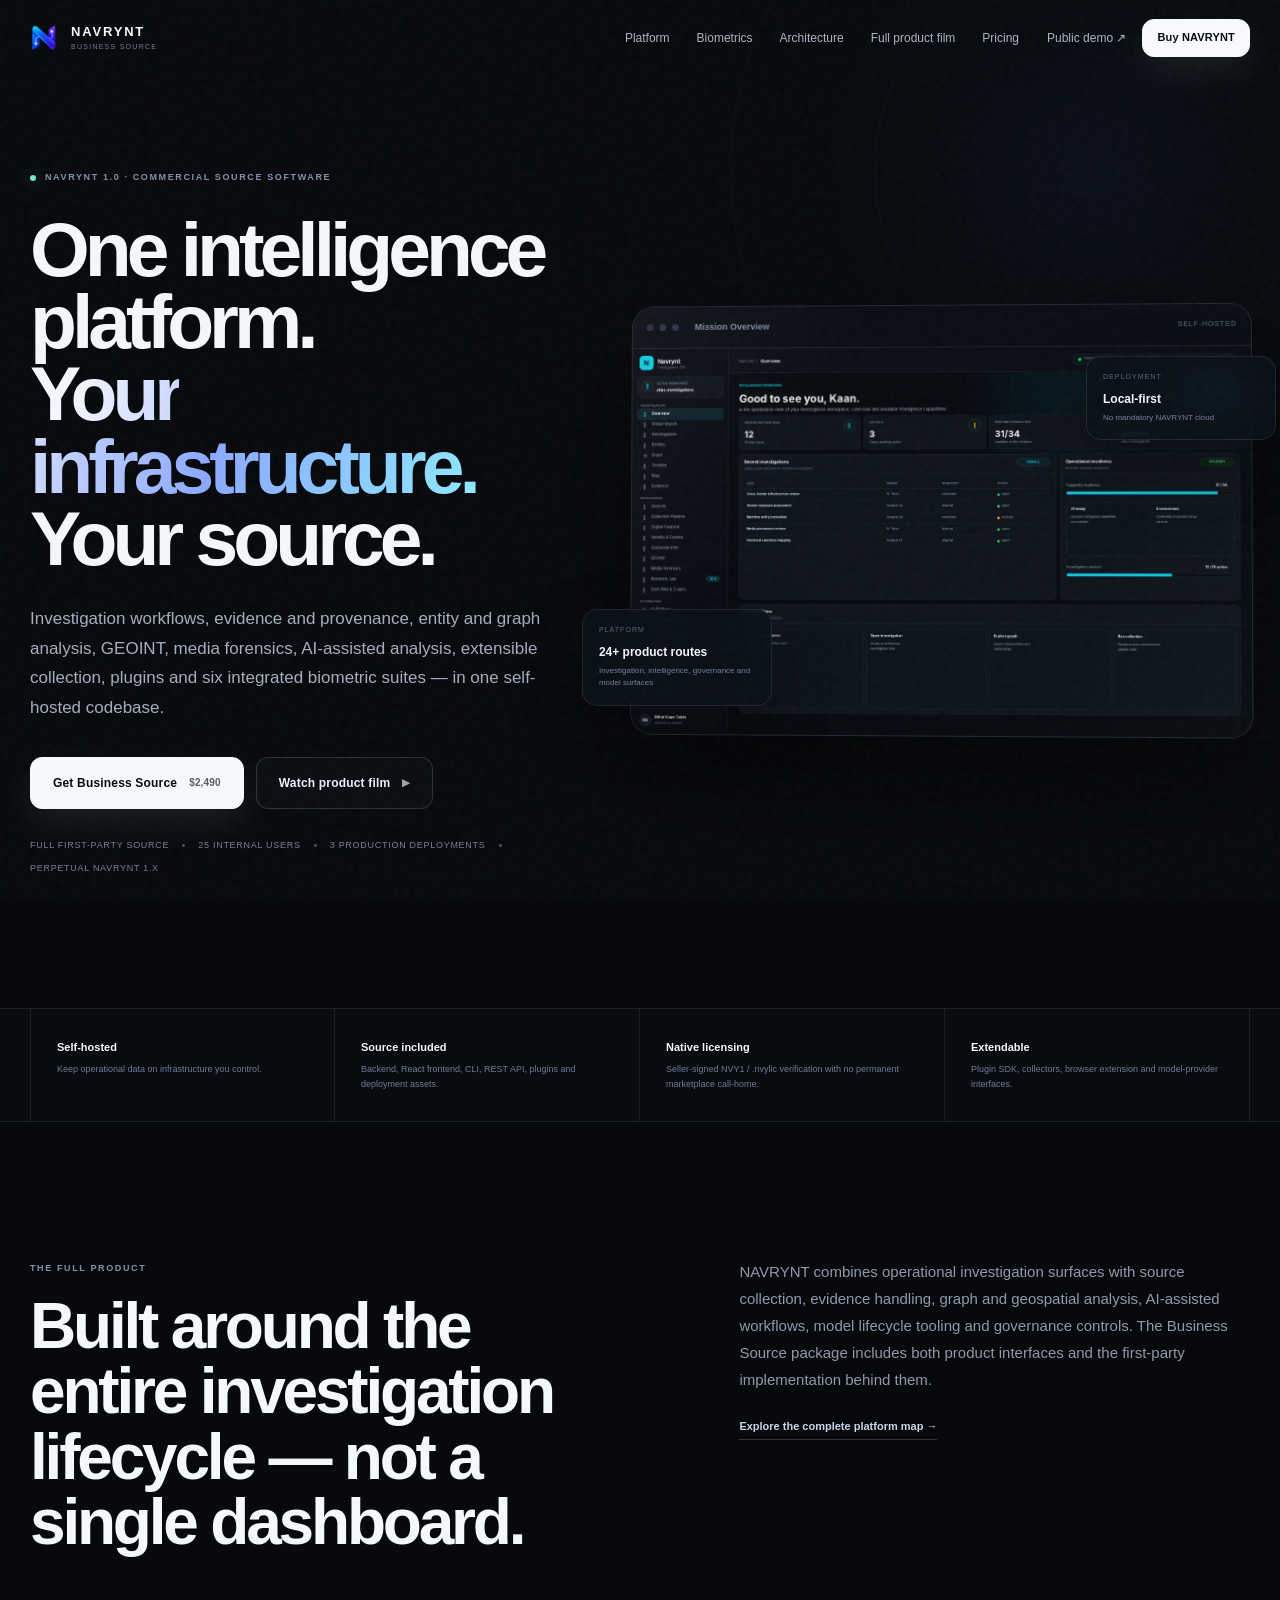
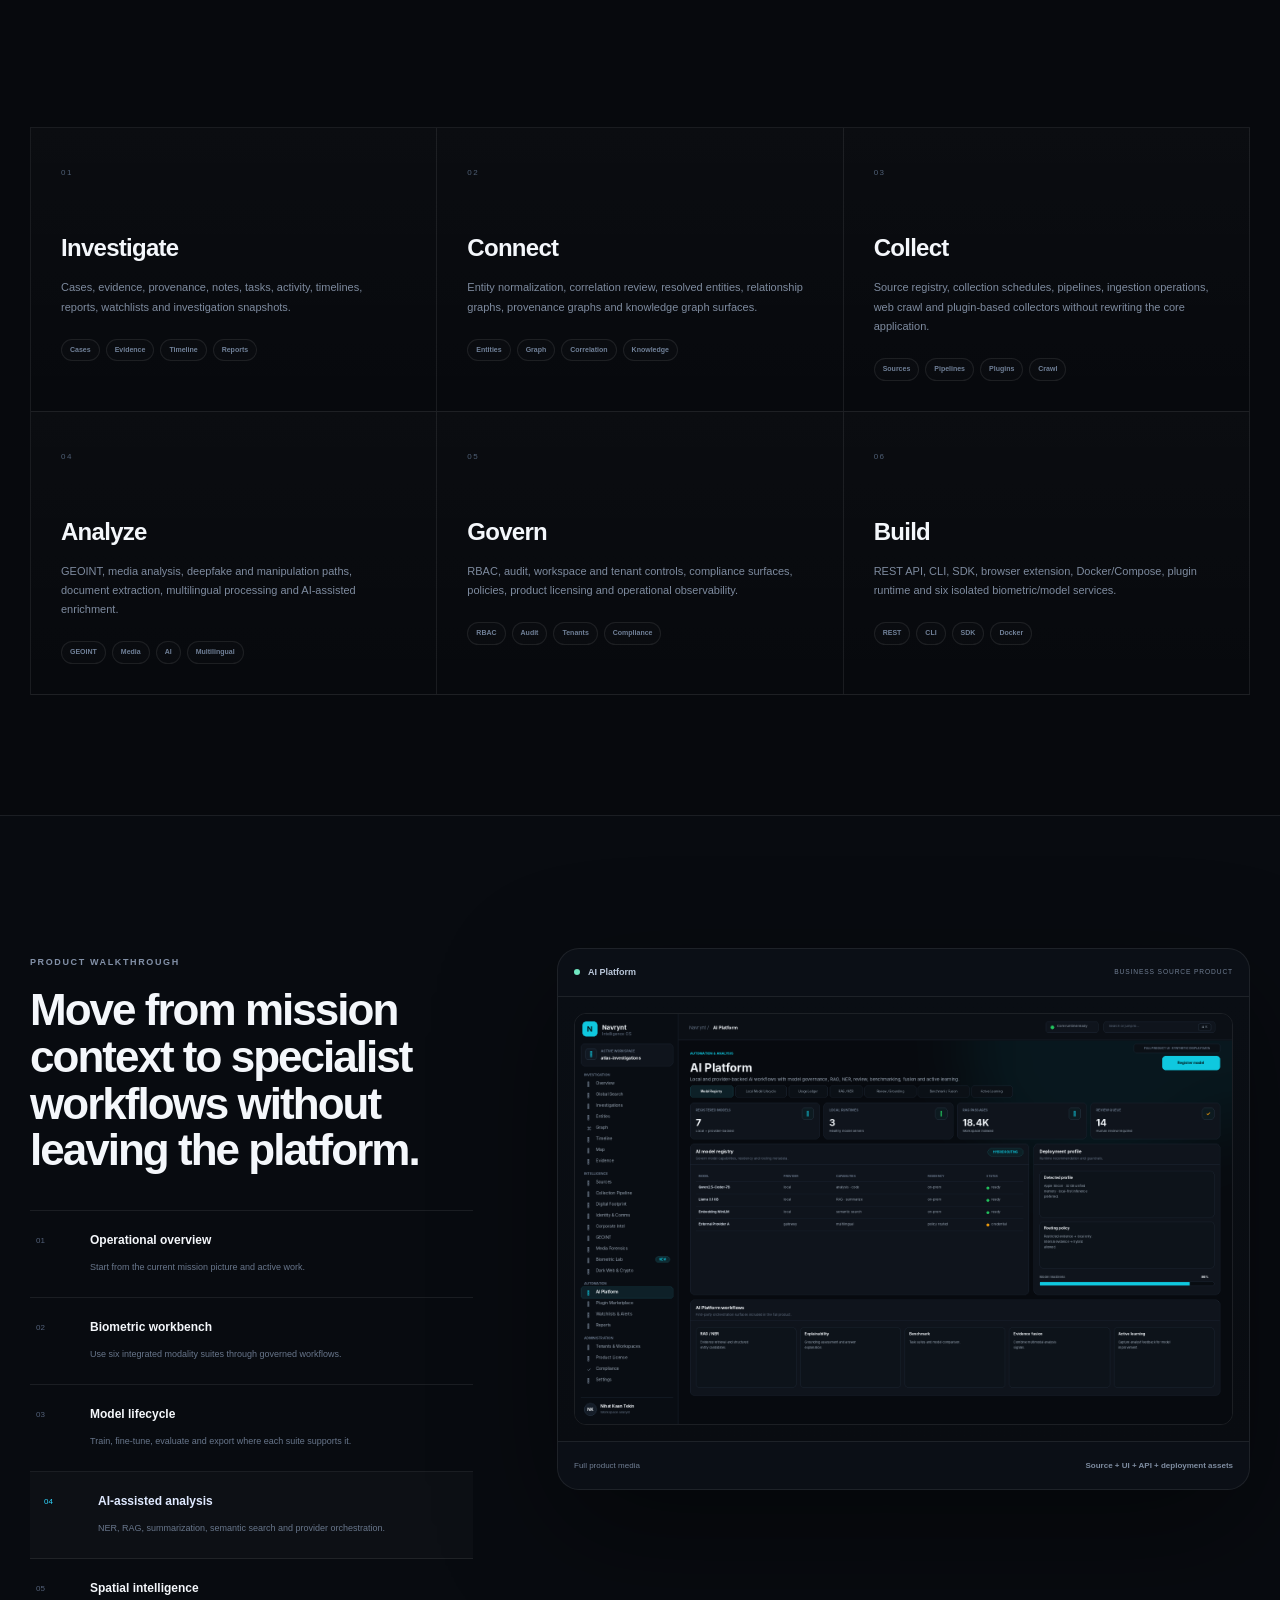
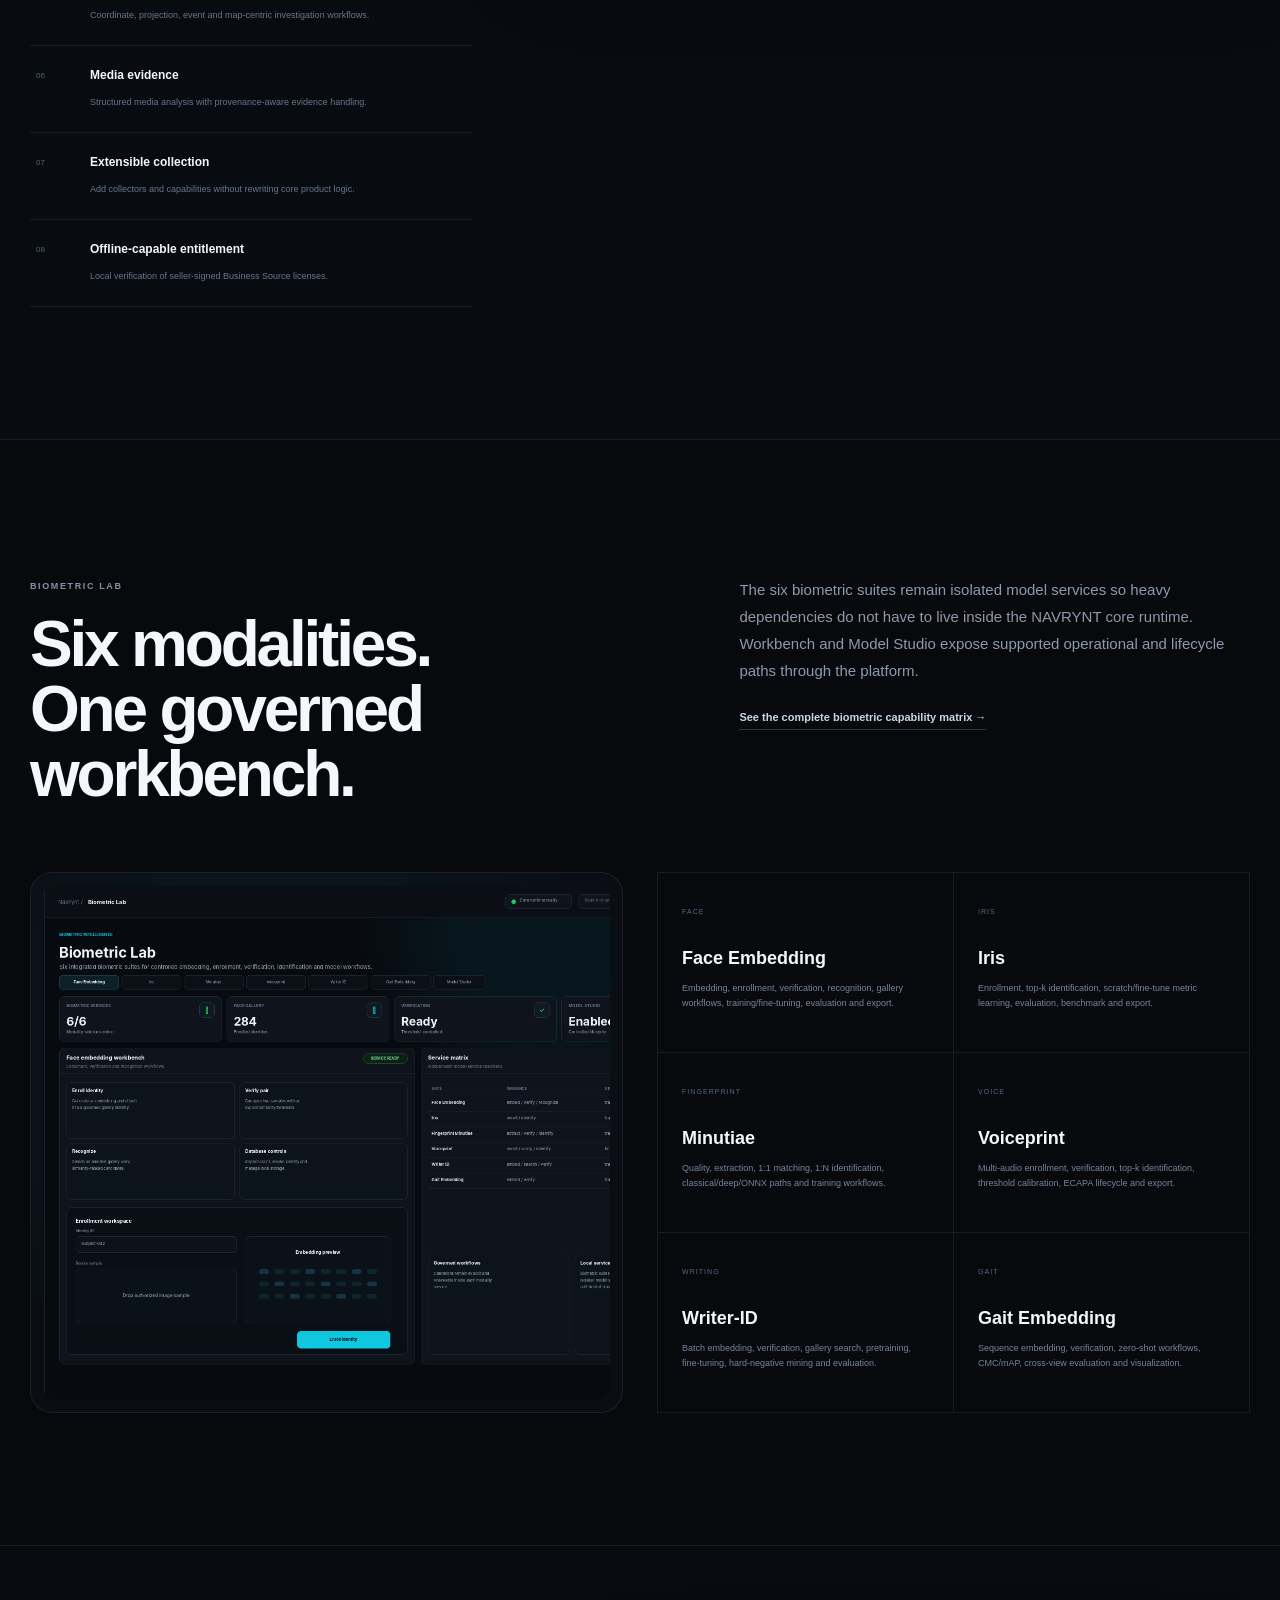
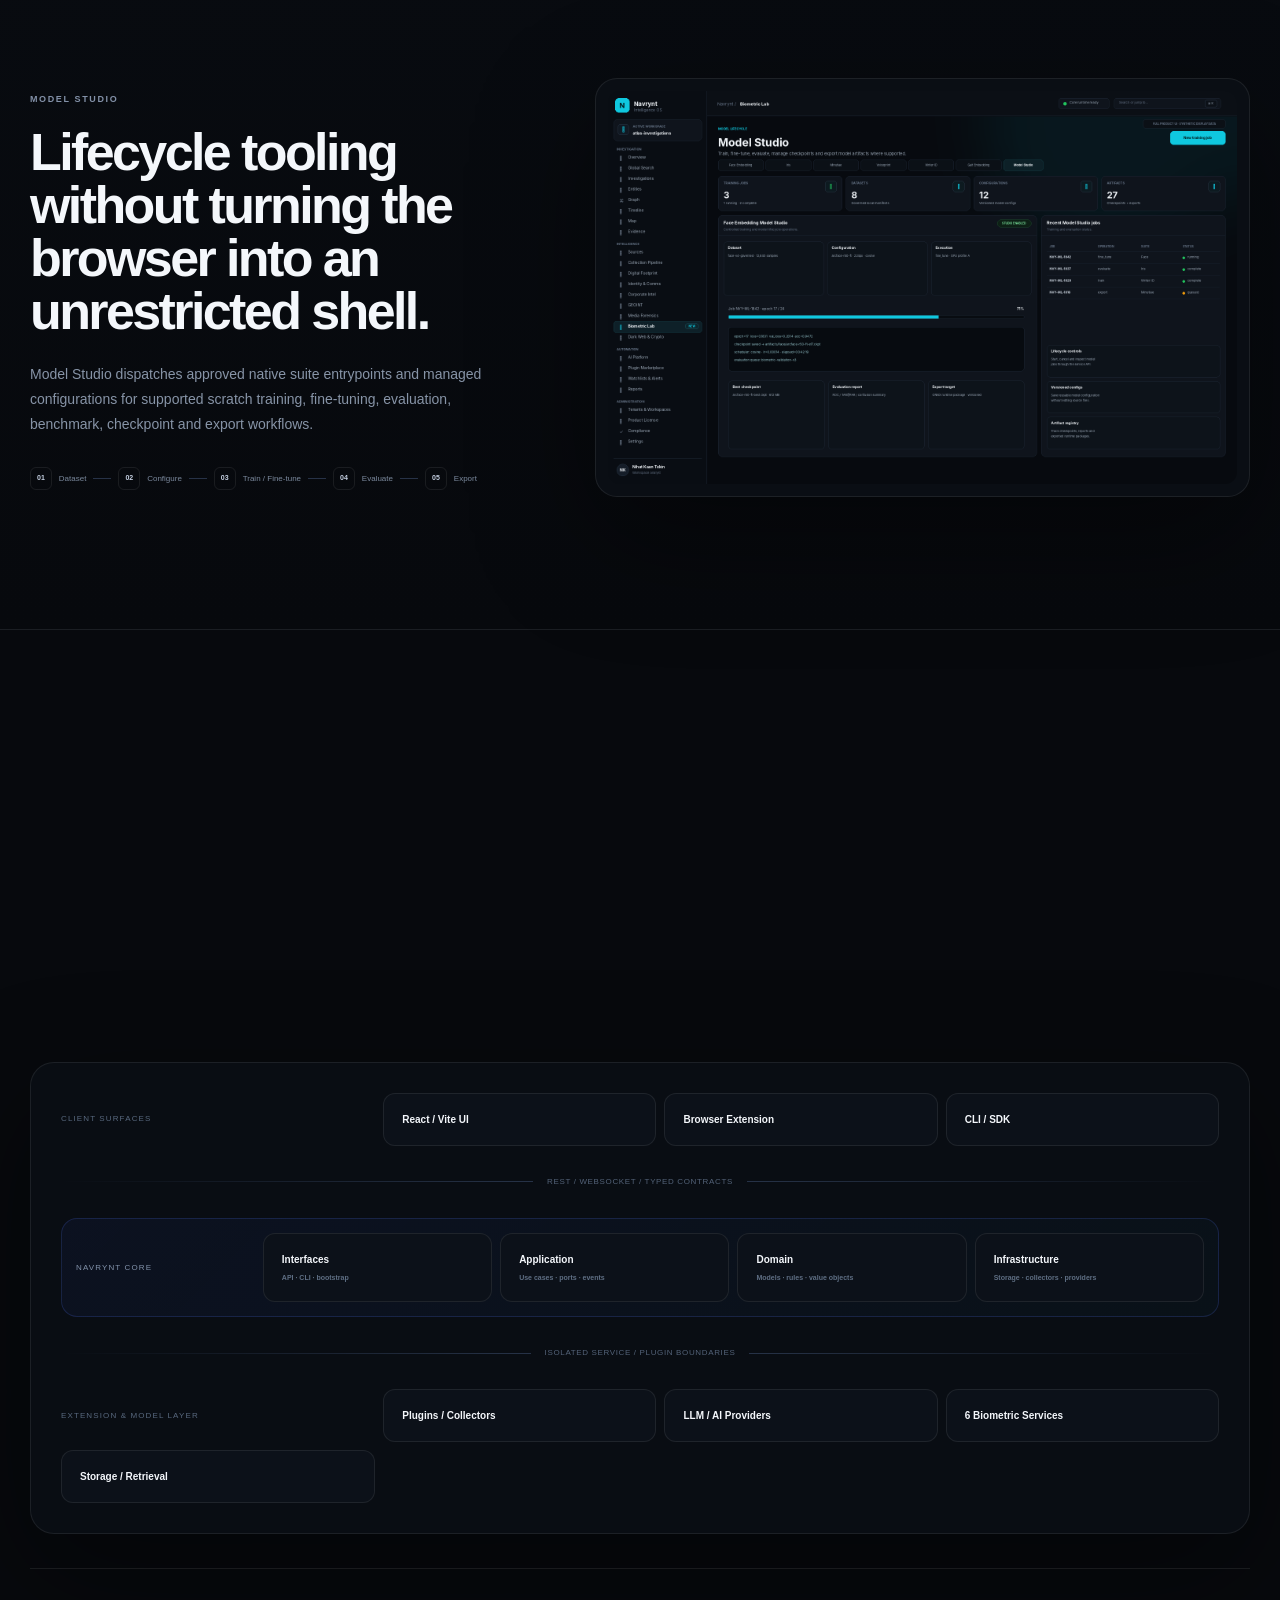
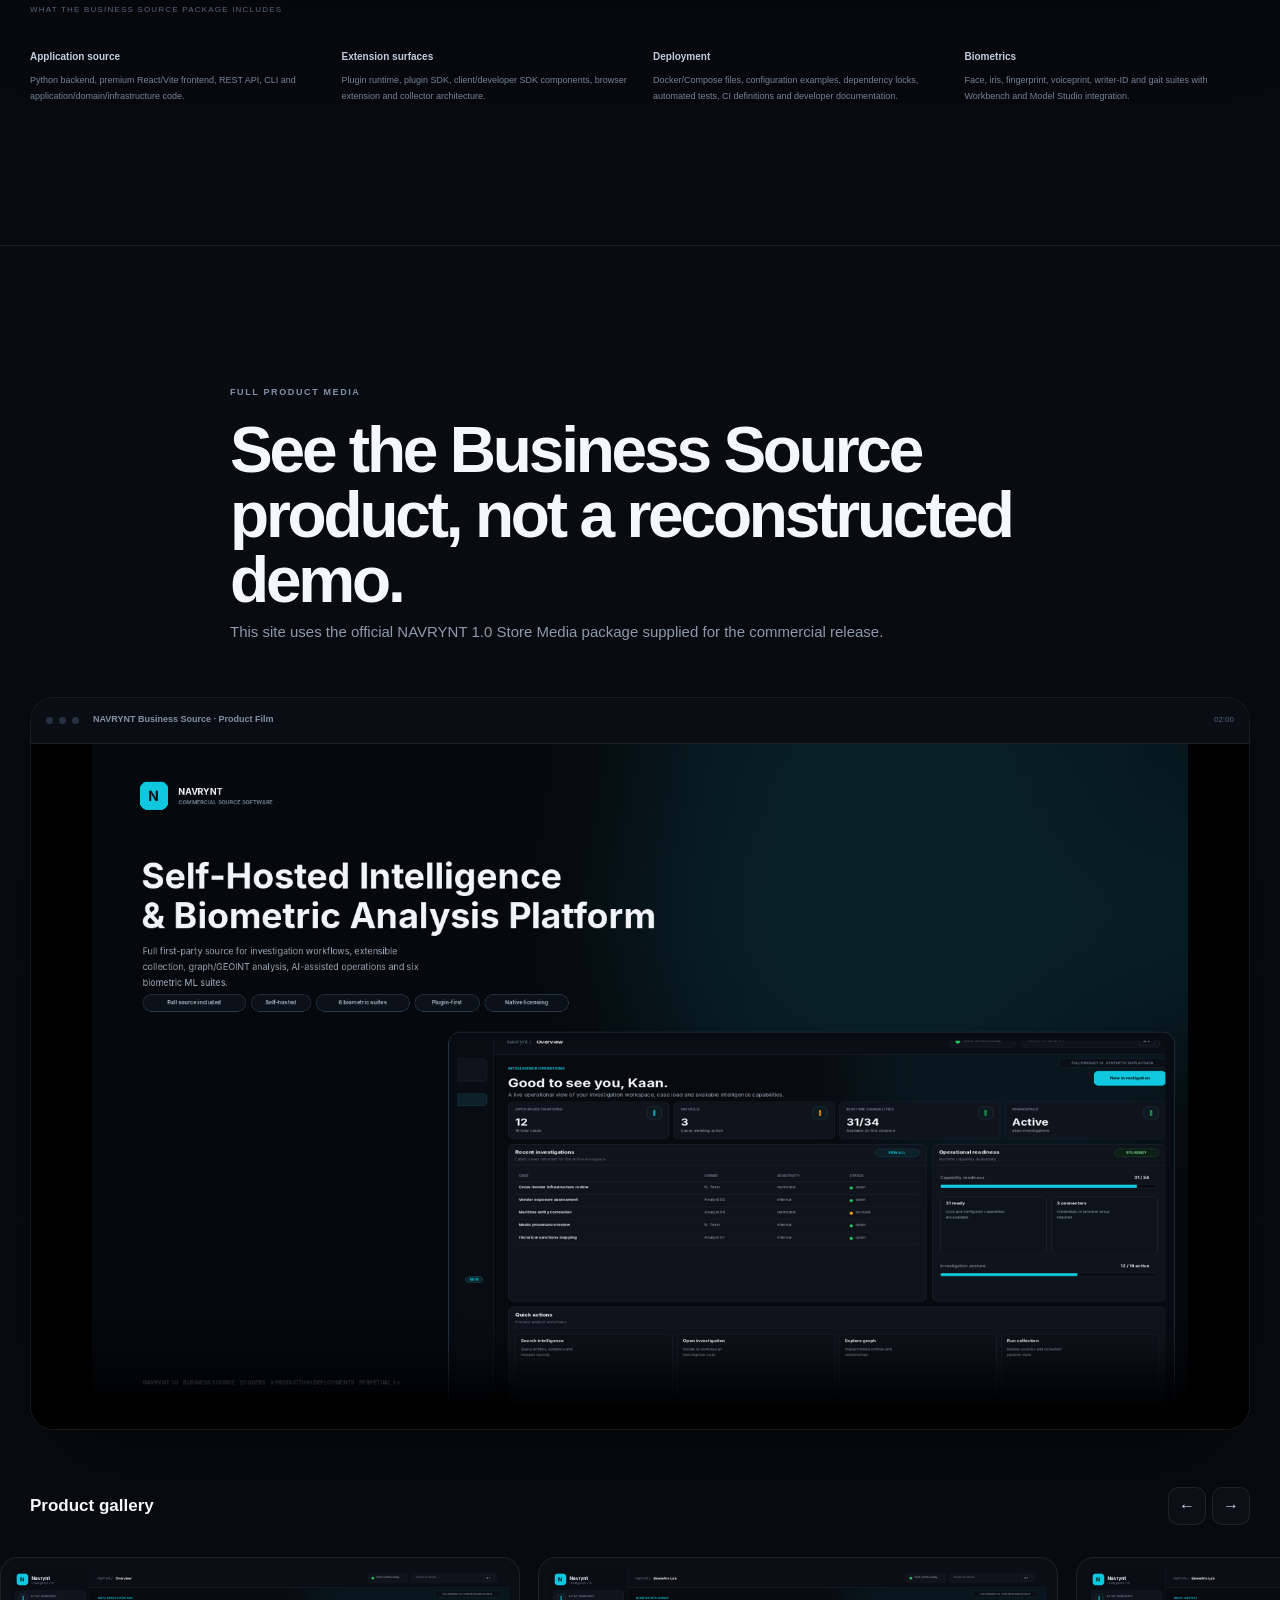
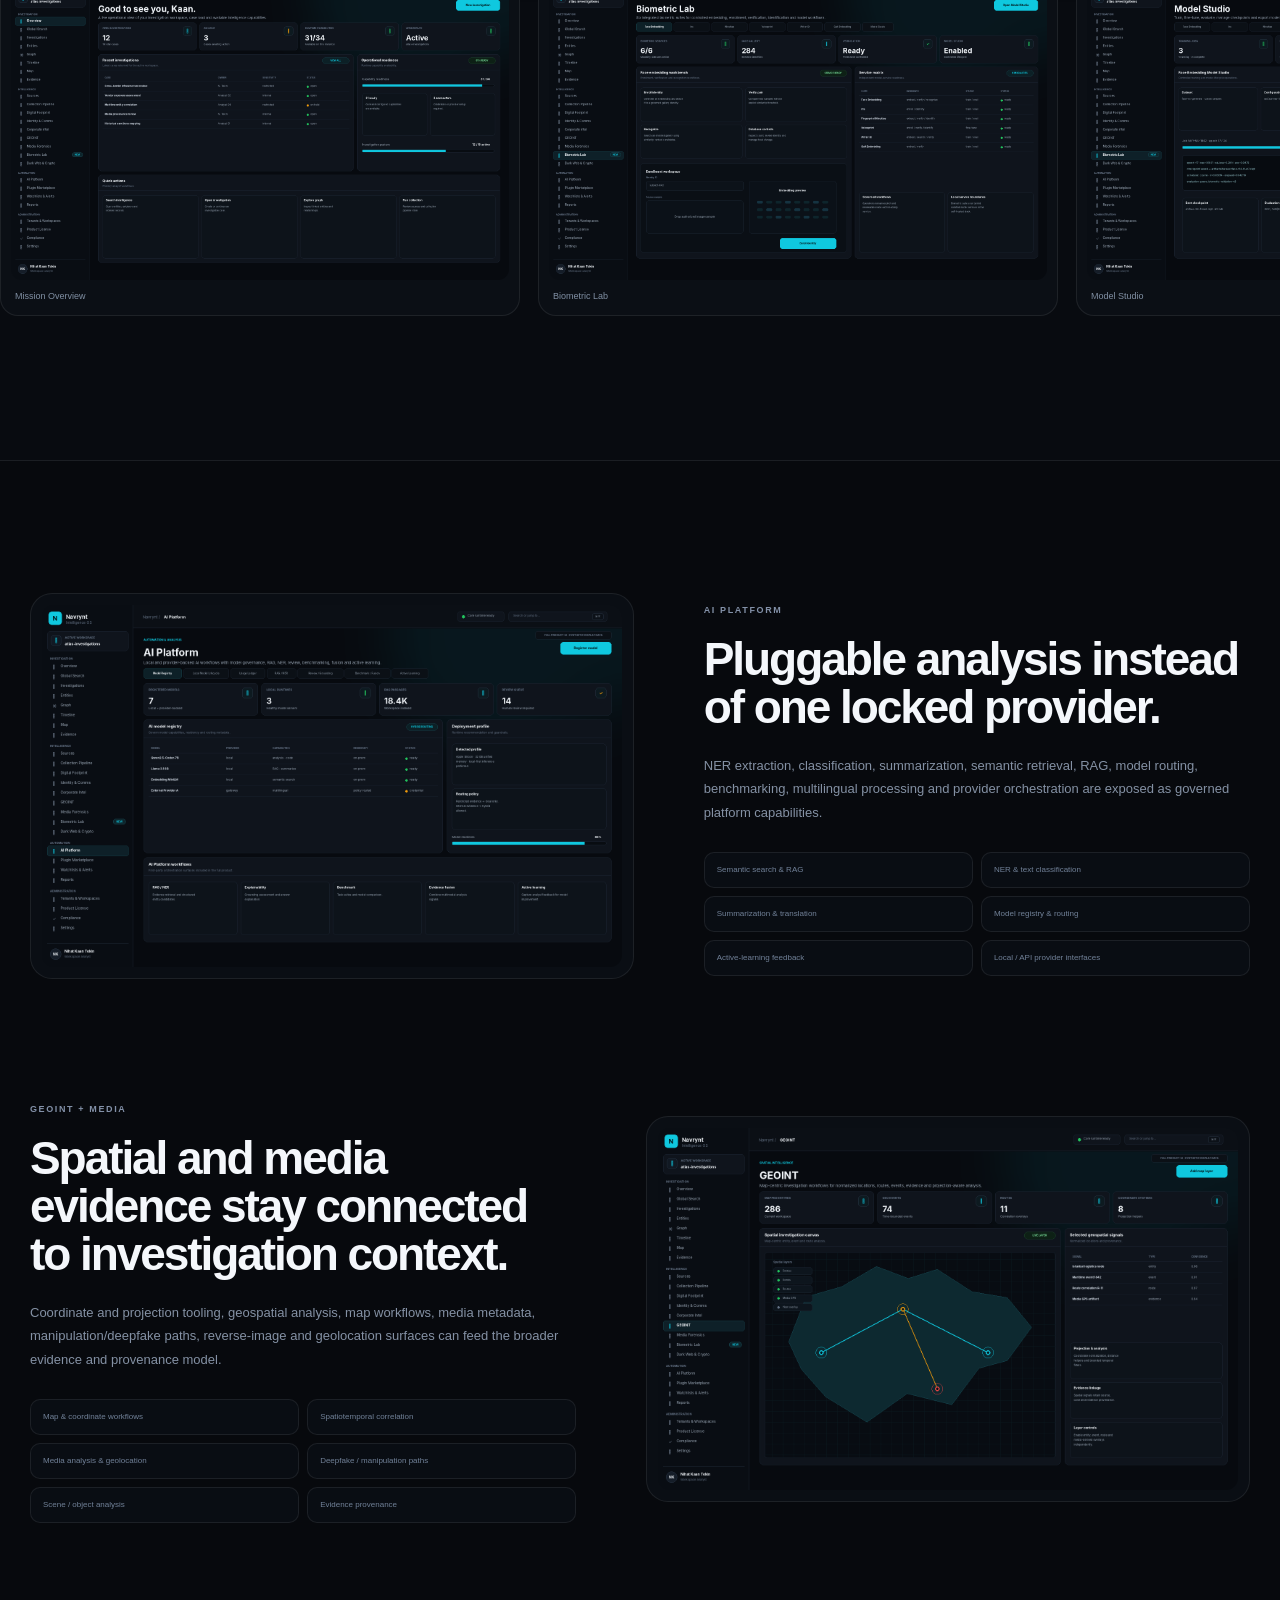
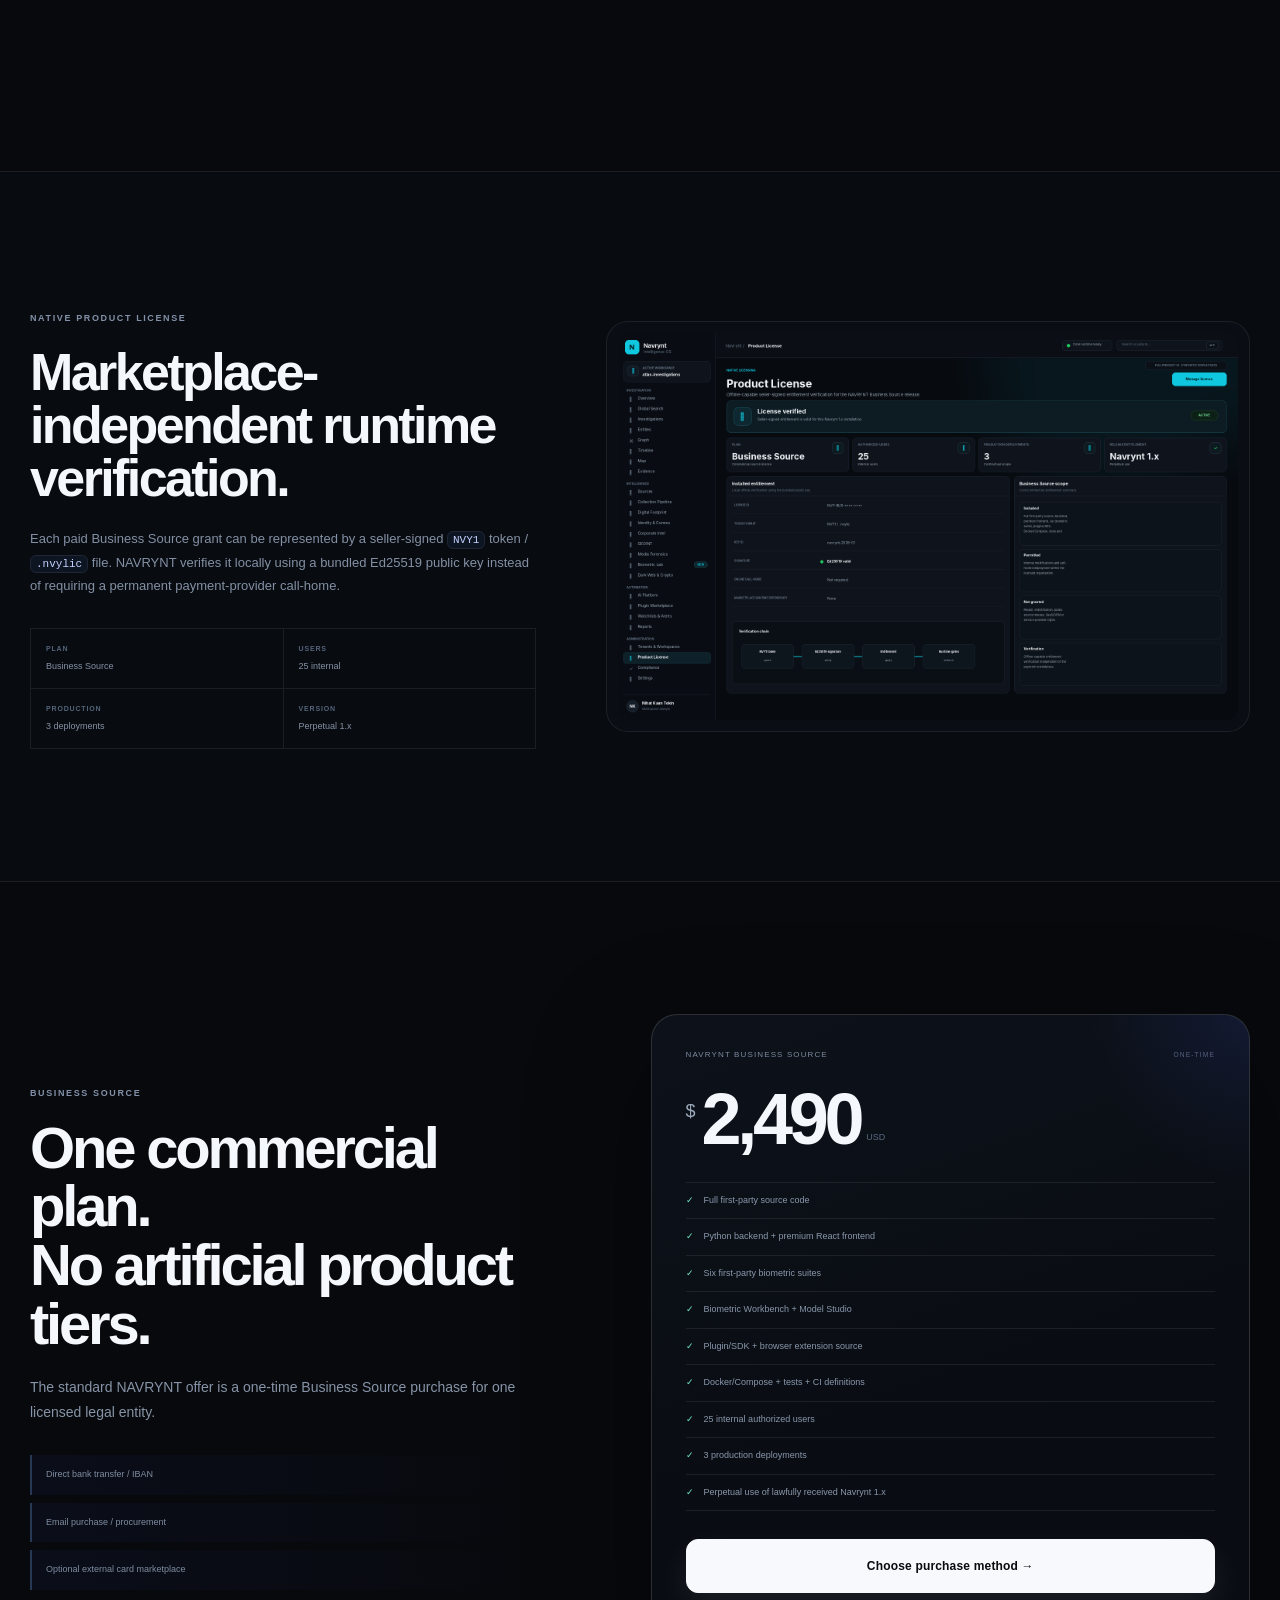
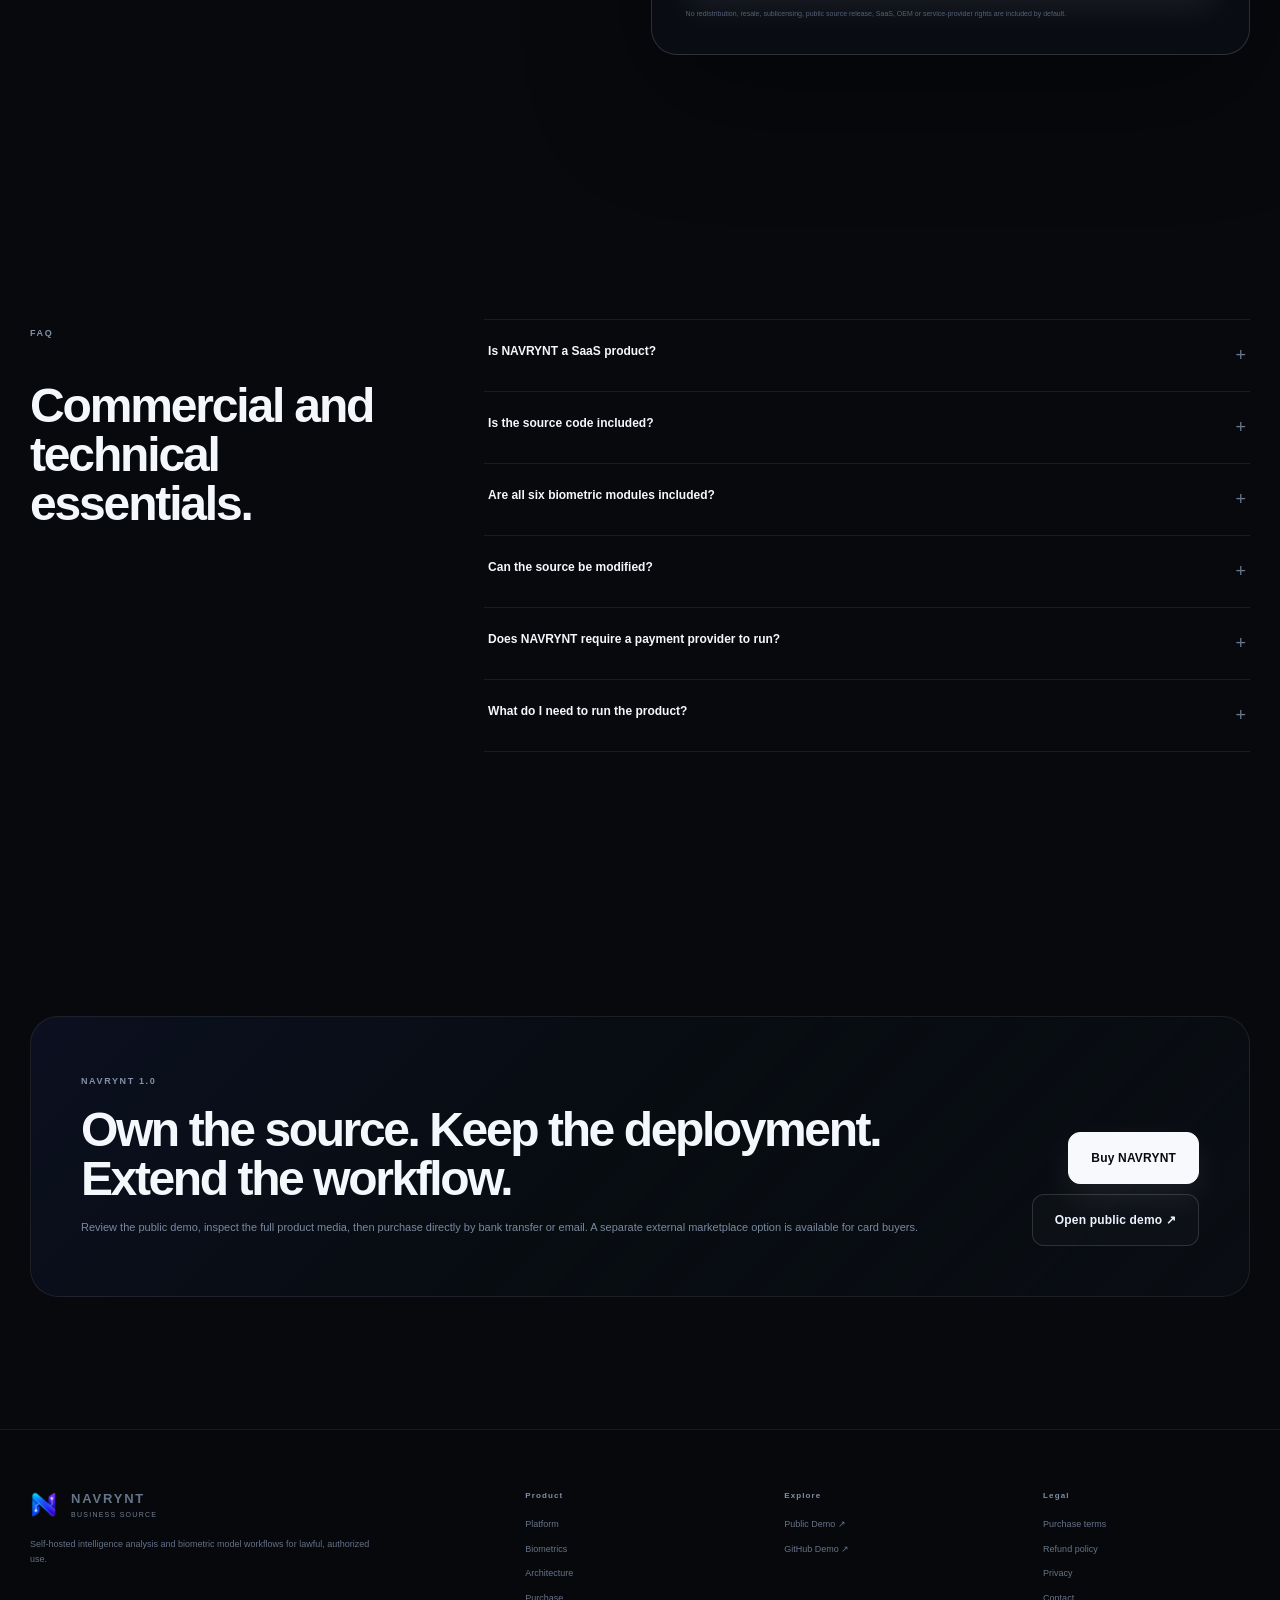
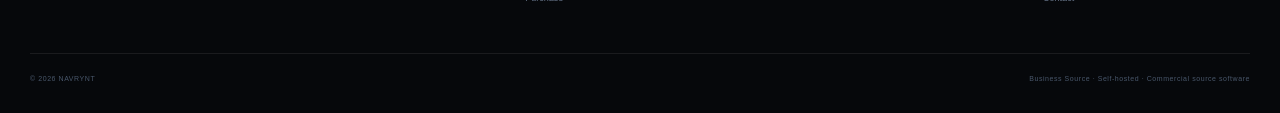
<file: site/index.html>
<!doctype html>
<html lang="en" data-theme="dark">
<head>
  <meta charset="utf-8" />
  <meta name="viewport" content="width=device-width,initial-scale=1,viewport-fit=cover" />
  <meta name="theme-color" content="#07090d" />
  <meta name="color-scheme" content="dark" />
  <title>NAVRYNT — Self-Hosted Intelligence & Biometric Analysis Platform</title>
  <meta name="description" content="NAVRYNT Business Source is a self-hosted intelligence analysis platform with investigations, evidence, graph and GEOINT workflows, AI-assisted analysis, plugins, six biometric suites, Model Studio and full first-party source code." />
  <meta property="og:title" content="NAVRYNT — Business Source Intelligence Platform" />
  <meta property="og:description" content="Own the source. Run it on infrastructure you control. Extend it for your workflow." />
  <meta property="og:image" content="assets/product/00-cover.png" />
  <meta property="og:type" content="website" />
  <link rel="icon" type="image/png" href="assets/brand/favicon.png" />
  <link rel="stylesheet" href="styles.css" />
  <script src="config.js" defer></script>
  <script src="app.js" defer></script>
  <script type="application/ld+json">
  {"@context":"https://schema.org","@type":"SoftwareApplication","name":"NAVRYNT Business Source","applicationCategory":"BusinessApplication","operatingSystem":"Self-hosted","description":"Self-hosted intelligence analysis platform with investigation, GEOINT, media forensics, AI-assisted analysis, plugins, Model Studio and six biometric suites.","offers":{"@type":"Offer","price":"2490","priceCurrency":"USD"}}
  </script>
</head>
<body>
<a class="skip-link" href="#main">Skip to content</a>
<div class="page-progress" aria-hidden="true"><span id="page-progress-bar"></span></div>
<div class="noise" aria-hidden="true"></div>

<header class="site-header" id="top">
  <div class="shell nav-shell">
    <a class="brand" href="#top" aria-label="NAVRYNT home">
      <img src="assets/brand/navrynt-logo.png" alt="" />
      <span><strong>NAVRYNT</strong><small>BUSINESS SOURCE</small></span>
    </a>
    <button class="menu-button" type="button" aria-controls="primary-nav" aria-expanded="false"><span></span><span></span><span></span><b class="sr-only">Toggle navigation</b></button>
    <nav class="primary-nav" id="primary-nav" aria-label="Primary navigation">
      <a href="#platform">Platform</a>
      <a href="#biometrics">Biometrics</a>
      <a href="#architecture">Architecture</a>
      <a href="#product-film">Full product film</a>
      <a href="#pricing">Pricing</a>
    </nav>
    <div class="nav-actions">
      <a class="text-link" data-demo-link href="https://kaandevs-ops.github.io/navrynt-demo/">Public demo ↗</a>
      <a class="button button-primary button-sm" href="purchase.html">Buy NAVRYNT</a>
    </div>
  </div>
</header>

<main id="main">
  <section class="hero section-pad">
    <div class="hero-backdrop" aria-hidden="true"><div class="hero-orbit orbit-a"></div><div class="hero-orbit orbit-b"></div></div>
    <div class="shell hero-grid">
      <div class="hero-copy reveal">
        <span class="eyebrow"><i></i>NAVRYNT 1.0 · COMMERCIAL SOURCE SOFTWARE</span>
        <h1>One intelligence platform.<br><em>Your infrastructure.</em><br>Your source.</h1>
        <p class="hero-lede">Investigation workflows, evidence and provenance, entity and graph analysis, GEOINT, media forensics, AI-assisted analysis, extensible collection, plugins and six integrated biometric suites — in one self-hosted codebase.</p>
        <div class="hero-actions">
          <a class="button button-primary button-lg" href="purchase.html">Get Business Source <span>$2,490</span></a>
          <a class="button button-ghost button-lg" href="#product-film">Watch product film <span>▶</span></a>
        </div>
        <div class="hero-facts">
          <span>Full first-party source</span><i></i><span>25 internal users</span><i></i><span>3 production deployments</span><i></i><span>Perpetual Navrynt 1.x</span>
        </div>
      </div>

      <div class="hero-visual reveal reveal-delay-1" data-tilt>
        <div class="visual-frame">
          <div class="visual-topbar"><span></span><span></span><span></span><b>Mission Overview</b><small>SELF-HOSTED</small></div>
          <img src="assets/product/01-overview.png" alt="NAVRYNT Mission Overview from the Business Source product" />
          <div class="visual-reflection" aria-hidden="true"></div>
        </div>
        <div class="floating-proof proof-a"><small>PLATFORM</small><strong>24+ product routes</strong><span>Investigation, intelligence, governance and model surfaces</span></div>
        <div class="floating-proof proof-b"><small>DEPLOYMENT</small><strong>Local-first</strong><span>No mandatory NAVRYNT cloud</span></div>
      </div>
    </div>
  </section>

  <section class="trust-strip" aria-label="NAVRYNT commercial scope">
    <div class="shell trust-grid">
      <article><strong>Self-hosted</strong><span>Keep operational data on infrastructure you control.</span></article>
      <article><strong>Source included</strong><span>Backend, React frontend, CLI, REST API, plugins and deployment assets.</span></article>
      <article><strong>Native licensing</strong><span>Seller-signed NVY1 / .nvylic verification with no permanent marketplace call-home.</span></article>
      <article><strong>Extendable</strong><span>Plugin SDK, collectors, browser extension and model-provider interfaces.</span></article>
    </div>
  </section>

  <section class="section-pad editorial-intro" id="platform">
    <div class="shell editorial-grid reveal">
      <div>
        <span class="kicker">THE FULL PRODUCT</span>
        <h2>Built around the entire investigation lifecycle — not a single dashboard.</h2>
      </div>
      <div>
        <p>NAVRYNT combines operational investigation surfaces with source collection, evidence handling, graph and geospatial analysis, AI-assisted workflows, model lifecycle tooling and governance controls. The Business Source package includes both product interfaces and the first-party implementation behind them.</p>
        <a class="inline-link" href="platform.html">Explore the complete platform map →</a>
      </div>
    </div>
  </section>

  <section class="feature-ledger section-pad-sm">
    <div class="shell ledger-grid">
      <article class="ledger-card reveal"><span>01</span><h3>Investigate</h3><p>Cases, evidence, provenance, notes, tasks, activity, timelines, reports, watchlists and investigation snapshots.</p><div class="chips"><b>Cases</b><b>Evidence</b><b>Timeline</b><b>Reports</b></div></article>
      <article class="ledger-card reveal"><span>02</span><h3>Connect</h3><p>Entity normalization, correlation review, resolved entities, relationship graphs, provenance graphs and knowledge graph surfaces.</p><div class="chips"><b>Entities</b><b>Graph</b><b>Correlation</b><b>Knowledge</b></div></article>
      <article class="ledger-card reveal"><span>03</span><h3>Collect</h3><p>Source registry, collection schedules, pipelines, ingestion operations, web crawl and plugin-based collectors without rewriting the core application.</p><div class="chips"><b>Sources</b><b>Pipelines</b><b>Plugins</b><b>Crawl</b></div></article>
      <article class="ledger-card reveal"><span>04</span><h3>Analyze</h3><p>GEOINT, media analysis, deepfake and manipulation paths, document extraction, multilingual processing and AI-assisted enrichment.</p><div class="chips"><b>GEOINT</b><b>Media</b><b>AI</b><b>Multilingual</b></div></article>
      <article class="ledger-card reveal"><span>05</span><h3>Govern</h3><p>RBAC, audit, workspace and tenant controls, compliance surfaces, policies, product licensing and operational observability.</p><div class="chips"><b>RBAC</b><b>Audit</b><b>Tenants</b><b>Compliance</b></div></article>
      <article class="ledger-card reveal"><span>06</span><h3>Build</h3><p>REST API, CLI, SDK, browser extension, Docker/Compose, plugin runtime and six isolated biometric/model services.</p><div class="chips"><b>REST</b><b>CLI</b><b>SDK</b><b>Docker</b></div></article>
    </div>
  </section>

  <section class="product-story section-pad" id="product-story">
    <div class="shell story-shell">
      <div class="story-copy">
        <span class="kicker">PRODUCT WALKTHROUGH</span>
        <h2>Move from mission context to specialist workflows without leaving the platform.</h2>
        <div class="story-steps" role="tablist" aria-label="Product walkthrough">
          <button class="story-step active" data-story="overview" data-image="assets/product/01-overview.png" data-title="Mission Overview" role="tab" aria-selected="true"><span>01</span><div><strong>Operational overview</strong><small>Start from the current mission picture and active work.</small></div></button>
          <button class="story-step" data-story="biometric" data-image="assets/product/02-biometric-lab.png" data-title="Biometric Lab" role="tab" aria-selected="false"><span>02</span><div><strong>Biometric workbench</strong><small>Use six integrated modality suites through governed workflows.</small></div></button>
          <button class="story-step" data-story="model" data-image="assets/product/03-model-studio.png" data-title="Model Studio" role="tab" aria-selected="false"><span>03</span><div><strong>Model lifecycle</strong><small>Train, fine-tune, evaluate and export where each suite supports it.</small></div></button>
          <button class="story-step" data-story="ai" data-image="assets/product/04-ai-platform.png" data-title="AI Platform" role="tab" aria-selected="false"><span>04</span><div><strong>AI-assisted analysis</strong><small>NER, RAG, summarization, semantic search and provider orchestration.</small></div></button>
          <button class="story-step" data-story="geo" data-image="assets/product/05-geoint.png" data-title="GEOINT" role="tab" aria-selected="false"><span>05</span><div><strong>Spatial intelligence</strong><small>Coordinate, projection, event and map-centric investigation workflows.</small></div></button>
          <button class="story-step" data-story="media" data-image="assets/product/06-media-forensics.png" data-title="Media Forensics" role="tab" aria-selected="false"><span>06</span><div><strong>Media evidence</strong><small>Structured media analysis with provenance-aware evidence handling.</small></div></button>
          <button class="story-step" data-story="plugins" data-image="assets/product/07-plugin-marketplace.png" data-title="Plugin Architecture" role="tab" aria-selected="false"><span>07</span><div><strong>Extensible collection</strong><small>Add collectors and capabilities without rewriting core product logic.</small></div></button>
          <button class="story-step" data-story="license" data-image="assets/product/08-license-management.png" data-title="Native Product Licensing" role="tab" aria-selected="false"><span>08</span><div><strong>Offline-capable entitlement</strong><small>Local verification of seller-signed Business Source licenses.</small></div></button>
        </div>
      </div>
      <div class="story-stage" id="story-stage">
        <div class="story-stage-head"><span><i></i><b id="story-title">Mission Overview</b></span><small>BUSINESS SOURCE PRODUCT</small></div>
        <div class="story-image-wrap"><img id="story-image" src="assets/product/01-overview.png" alt="NAVRYNT Mission Overview" /></div>
        <div class="story-stage-foot"><span>Full product media</span><strong>Source + UI + API + deployment assets</strong></div>
      </div>
    </div>
  </section>

  <section class="section-pad biometric-section" id="biometrics">
    <div class="shell section-head reveal">
      <div><span class="kicker">BIOMETRIC LAB</span><h2>Six modalities.<br>One governed workbench.</h2></div>
      <div><p>The six biometric suites remain isolated model services so heavy dependencies do not have to live inside the NAVRYNT core runtime. Workbench and Model Studio expose supported operational and lifecycle paths through the platform.</p><a class="inline-link" href="biometrics.html">See the complete biometric capability matrix →</a></div>
    </div>
    <div class="shell biometric-layout">
      <div class="biometric-media reveal"><img src="assets/product/02-biometric-lab.png" alt="NAVRYNT Biometric Lab full product screen" /></div>
      <div class="bio-grid stagger-group">
        <article><span>FACE</span><h3>Face Embedding</h3><p>Embedding, enrollment, verification, recognition, gallery workflows, training/fine-tuning, evaluation and export.</p></article>
        <article><span>IRIS</span><h3>Iris</h3><p>Enrollment, top-k identification, scratch/fine-tune metric learning, evaluation, benchmark and export.</p></article>
        <article><span>FINGERPRINT</span><h3>Minutiae</h3><p>Quality, extraction, 1:1 matching, 1:N identification, classical/deep/ONNX paths and training workflows.</p></article>
        <article><span>VOICE</span><h3>Voiceprint</h3><p>Multi-audio enrollment, verification, top-k identification, threshold calibration, ECAPA lifecycle and export.</p></article>
        <article><span>WRITING</span><h3>Writer-ID</h3><p>Batch embedding, verification, gallery search, pretraining, fine-tuning, hard-negative mining and evaluation.</p></article>
        <article><span>GAIT</span><h3>Gait Embedding</h3><p>Sequence embedding, verification, zero-shot workflows, CMC/mAP, cross-view evaluation and visualization.</p></article>
      </div>
    </div>
  </section>

  <section class="section-pad model-section" id="model-studio">
    <div class="shell model-grid">
      <div class="model-copy reveal">
        <span class="kicker">MODEL STUDIO</span>
        <h2>Lifecycle tooling without turning the browser into an unrestricted shell.</h2>
        <p>Model Studio dispatches approved native suite entrypoints and managed configurations for supported scratch training, fine-tuning, evaluation, benchmark, checkpoint and export workflows.</p>
        <div class="lifecycle" aria-label="Model lifecycle"><span><b>01</b>Dataset</span><i></i><span><b>02</b>Configure</span><i></i><span><b>03</b>Train / Fine-tune</span><i></i><span><b>04</b>Evaluate</span><i></i><span><b>05</b>Export</span></div>
      </div>
      <div class="model-media reveal reveal-delay-1"><img src="assets/product/03-model-studio.png" alt="NAVRYNT Model Studio full product screen" /></div>
    </div>
  </section>

  <section class="section-pad architecture-section" id="architecture">
    <div class="shell section-head reveal">
      <div><span class="kicker">ARCHITECTURE</span><h2>Modular by design.<br>Self-hosted by default.</h2></div>
      <div><p>The product keeps domain logic separate from delivery frameworks and external integrations, while optional heavy ML runtimes remain behind isolated services or extras.</p><a class="inline-link" href="architecture.html">Explore the architecture →</a></div>
    </div>
    <div class="shell architecture-map reveal">
      <div class="arch-client"><span>CLIENT SURFACES</span><strong>React / Vite UI</strong><strong>Browser Extension</strong><strong>CLI / SDK</strong></div>
      <div class="arch-line"><i></i><em>REST / WebSocket / typed contracts</em><i></i></div>
      <div class="arch-core"><span>NAVRYNT CORE</span><div><strong>Interfaces</strong><small>API · CLI · bootstrap</small></div><div><strong>Application</strong><small>Use cases · ports · events</small></div><div><strong>Domain</strong><small>Models · rules · value objects</small></div><div><strong>Infrastructure</strong><small>Storage · collectors · providers</small></div></div>
      <div class="arch-line"><i></i><em>isolated service / plugin boundaries</em><i></i></div>
      <div class="arch-services"><span>EXTENSION & MODEL LAYER</span><strong>Plugins / Collectors</strong><strong>LLM / AI Providers</strong><strong>6 Biometric Services</strong><strong>Storage / Retrieval</strong></div>
    </div>
    <div class="shell source-included reveal">
      <span>WHAT THE BUSINESS SOURCE PACKAGE INCLUDES</span>
      <div class="source-columns"><p><strong>Application source</strong>Python backend, premium React/Vite frontend, REST API, CLI and application/domain/infrastructure code.</p><p><strong>Extension surfaces</strong>Plugin runtime, plugin SDK, client/developer SDK components, browser extension and collector architecture.</p><p><strong>Deployment</strong>Docker/Compose files, configuration examples, dependency locks, automated tests, CI definitions and developer documentation.</p><p><strong>Biometrics</strong>Face, iris, fingerprint, voiceprint, writer-ID and gait suites with Workbench and Model Studio integration.</p></div>
    </div>
  </section>

  <section class="section-pad media-section" id="product-film">
    <div class="shell media-head reveal"><span class="kicker">FULL PRODUCT MEDIA</span><h2>See the Business Source product, not a reconstructed demo.</h2><p>This site uses the official NAVRYNT 1.0 Store Media package supplied for the commercial release.</p></div>
    <div class="shell film-wrap reveal">
      <div class="film-chrome"><span></span><span></span><span></span><b>NAVRYNT Business Source · Product Film</b><small>02:00</small></div>
      <video controls preload="metadata" poster="assets/product/00-cover.png"><source src="assets/video/navrynt-full-product-film.mp4" type="video/mp4" />Your browser does not support HTML5 video.</video>
    </div>
    <div class="shell gallery-head"><h3>Product gallery</h3><div><button type="button" data-gallery-prev aria-label="Previous screenshots">←</button><button type="button" data-gallery-next aria-label="Next screenshots">→</button></div></div>
    <div class="gallery-rail" id="gallery-rail">
      <button class="gallery-card" data-full="assets/product/01-overview.png"><img src="assets/product/01-overview.png" alt="Mission Overview" /><span>Mission Overview</span></button>
      <button class="gallery-card" data-full="assets/product/02-biometric-lab.png"><img src="assets/product/02-biometric-lab.png" alt="Biometric Lab" /><span>Biometric Lab</span></button>
      <button class="gallery-card" data-full="assets/product/03-model-studio.png"><img src="assets/product/03-model-studio.png" alt="Model Studio" /><span>Model Studio</span></button>
      <button class="gallery-card" data-full="assets/product/04-ai-platform.png"><img src="assets/product/04-ai-platform.png" alt="AI Platform" /><span>AI Platform</span></button>
      <button class="gallery-card" data-full="assets/product/05-geoint.png"><img src="assets/product/05-geoint.png" alt="GEOINT" /><span>GEOINT</span></button>
      <button class="gallery-card" data-full="assets/product/06-media-forensics.png"><img src="assets/product/06-media-forensics.png" alt="Media Forensics" /><span>Media Forensics</span></button>
      <button class="gallery-card" data-full="assets/product/07-plugin-marketplace.png"><img src="assets/product/07-plugin-marketplace.png" alt="Plugin Architecture" /><span>Plugin Architecture</span></button>
      <button class="gallery-card" data-full="assets/product/08-license-management.png"><img src="assets/product/08-license-management.png" alt="Native Product Licensing" /><span>Product Licensing</span></button>
    </div>
  </section>

  <section class="section-pad ai-section">
    <div class="shell split-showcase">
      <div class="showcase-media reveal"><img src="assets/product/04-ai-platform.png" alt="NAVRYNT AI Platform full product screen" /></div>
      <div class="showcase-copy reveal"><span class="kicker">AI PLATFORM</span><h2>Pluggable analysis instead of one locked provider.</h2><p>NER extraction, classification, summarization, semantic retrieval, RAG, model routing, benchmarking, multilingual processing and provider orchestration are exposed as governed platform capabilities.</p><div class="stack-list"><span>Semantic search & RAG</span><span>NER & text classification</span><span>Summarization & translation</span><span>Model registry & routing</span><span>Active-learning feedback</span><span>Local / API provider interfaces</span></div></div>
    </div>
    <div class="shell split-showcase reverse">
      <div class="showcase-copy reveal"><span class="kicker">GEOINT + MEDIA</span><h2>Spatial and media evidence stay connected to investigation context.</h2><p>Coordinate and projection tooling, geospatial analysis, map workflows, media metadata, manipulation/deepfake paths, reverse-image and geolocation surfaces can feed the broader evidence and provenance model.</p><div class="stack-list"><span>Map & coordinate workflows</span><span>Spatiotemporal correlation</span><span>Media analysis & geolocation</span><span>Deepfake / manipulation paths</span><span>Scene / object analysis</span><span>Evidence provenance</span></div></div>
      <div class="showcase-media reveal"><img src="assets/product/05-geoint.png" alt="NAVRYNT GEOINT full product screen" /></div>
    </div>
  </section>

  <section class="section-pad license-section">
    <div class="shell license-grid">
      <div class="license-copy reveal"><span class="kicker">NATIVE PRODUCT LICENSE</span><h2>Marketplace-independent runtime verification.</h2><p>Each paid Business Source grant can be represented by a seller-signed <code>NVY1</code> token / <code>.nvylic</code> file. NAVRYNT verifies it locally using a bundled Ed25519 public key instead of requiring a permanent payment-provider call-home.</p><div class="license-facts"><span><b>Plan</b>Business Source</span><span><b>Users</b>25 internal</span><span><b>Production</b>3 deployments</span><span><b>Version</b>Perpetual 1.x</span></div></div>
      <div class="license-media reveal reveal-delay-1"><img src="assets/product/08-license-management.png" alt="NAVRYNT Native Product Licensing screen" /></div>
    </div>
  </section>

  <section class="section-pad pricing-section" id="pricing">
    <div class="shell pricing-grid">
      <div class="pricing-copy reveal">
        <span class="kicker">BUSINESS SOURCE</span>
        <h2>One commercial plan.<br>No artificial product tiers.</h2>
        <p>The standard NAVRYNT offer is a one-time Business Source purchase for one licensed legal entity.</p>
        <div class="purchase-methods"><span>Direct bank transfer / IBAN</span><span>Email purchase / procurement</span><span>Optional external card marketplace</span></div>
      </div>
      <div class="price-card reveal reveal-delay-1">
        <div class="price-top"><span>NAVRYNT BUSINESS SOURCE</span><small>ONE-TIME</small></div>
        <div class="price"><sup>$</sup><strong>2,490</strong><em>USD</em></div>
        <ul><li>Full first-party source code</li><li>Python backend + premium React frontend</li><li>Six first-party biometric suites</li><li>Biometric Workbench + Model Studio</li><li>Plugin/SDK + browser extension source</li><li>Docker/Compose + tests + CI definitions</li><li>25 internal authorized users</li><li>3 production deployments</li><li>Perpetual use of lawfully received Navrynt 1.x</li></ul>
        <a class="button button-primary button-wide" href="purchase.html">Choose purchase method →</a>
        <small class="price-note">No redistribution, resale, sublicensing, public source release, SaaS, OEM or service-provider rights are included by default.</small>
      </div>
    </div>
  </section>

  <section class="section-pad faq-section">
    <div class="shell faq-grid">
      <div class="faq-title"><span class="kicker">FAQ</span><h2>Commercial and technical essentials.</h2></div>
      <div class="faq-list">
        <details><summary>Is NAVRYNT a SaaS product?</summary><p>No. The standard Business Source product is self-hosted commercial source software. There is no mandatory NAVRYNT-hosted cloud for normal operation.</p></details>
        <details><summary>Is the source code included?</summary><p>Yes. The commercial package includes the licensed first-party NAVRYNT backend, frontend and supporting product source described on this site.</p></details>
        <details><summary>Are all six biometric modules included?</summary><p>Yes: Face Embedding, Iris, Fingerprint Minutiae, Voiceprint, Writer-ID and Gait Embedding. Model weights and real biometric datasets are not automatically included unless explicitly stated and lawfully redistributable.</p></details>
        <details><summary>Can the source be modified?</summary><p>Internal modification is permitted within the Business Source license scope for the licensed entity. Redistribution, resale, SaaS/OEM and service-provider use require separate written rights.</p></details>
        <details><summary>Does NAVRYNT require a payment provider to run?</summary><p>No. Runtime entitlement is verified locally using NAVRYNT's seller-signed license. The official website supports direct bank-transfer and email purchase without a commerce backend.</p></details>
        <details><summary>What do I need to run the product?</summary><p>Python 3.12+ for the backend, Node.js/npm to build the React/Vite frontend, and Docker + Docker Compose are recommended for the complete stack and biometric sidecars. Optional provider/model features may need separate lawful credentials, dependencies, datasets or checkpoints.</p></details>
      </div>
    </div>
  </section>

  <section class="final-cta section-pad">
    <div class="shell final-card reveal"><div><span class="kicker">NAVRYNT 1.0</span><h2>Own the source. Keep the deployment. Extend the workflow.</h2><p>Review the public demo, inspect the full product media, then purchase directly by bank transfer or email. A separate external marketplace option is available for card buyers.</p></div><div class="final-actions"><a class="button button-primary button-lg" href="purchase.html">Buy NAVRYNT</a><a class="button button-ghost button-lg" data-demo-link href="https://kaandevs-ops.github.io/navrynt-demo/">Open public demo ↗</a></div></div>
  </section>
</main>

<footer class="site-footer">
  <div class="shell footer-grid"><div><a class="brand footer-brand" href="#top"><img src="assets/brand/navrynt-logo.png" alt="" /><span><strong>NAVRYNT</strong><small>BUSINESS SOURCE</small></span></a><p>Self-hosted intelligence analysis and biometric model workflows for lawful, authorized use.</p></div><div><strong>Product</strong><a href="platform.html">Platform</a><a href="biometrics.html">Biometrics</a><a href="architecture.html">Architecture</a><a href="purchase.html">Purchase</a></div><div><strong>Explore</strong><a data-demo-link href="https://kaandevs-ops.github.io/navrynt-demo/">Public Demo ↗</a><a data-github-link href="https://github.com/kaandevs-ops/navrynt-demo">GitHub Demo ↗</a></div><div><strong>Legal</strong><a href="legal/terms.html">Purchase terms</a><a href="legal/refund.html">Refund policy</a><a href="legal/privacy.html">Privacy</a><a data-contact-link href="mailto:kaantekin06@icloud.com">Contact</a></div></div>
  <div class="shell footer-bottom"><span>© 2026 NAVRYNT</span><span>Business Source · Self-hosted · Commercial source software</span></div>
</footer>

<dialog id="image-dialog" class="image-dialog"><button class="dialog-close" aria-label="Close image">×</button><img alt="NAVRYNT product screenshot" /></dialog>
<div id="toast" class="toast" role="status" aria-live="polite"></div>
</body>
</html>
</file>
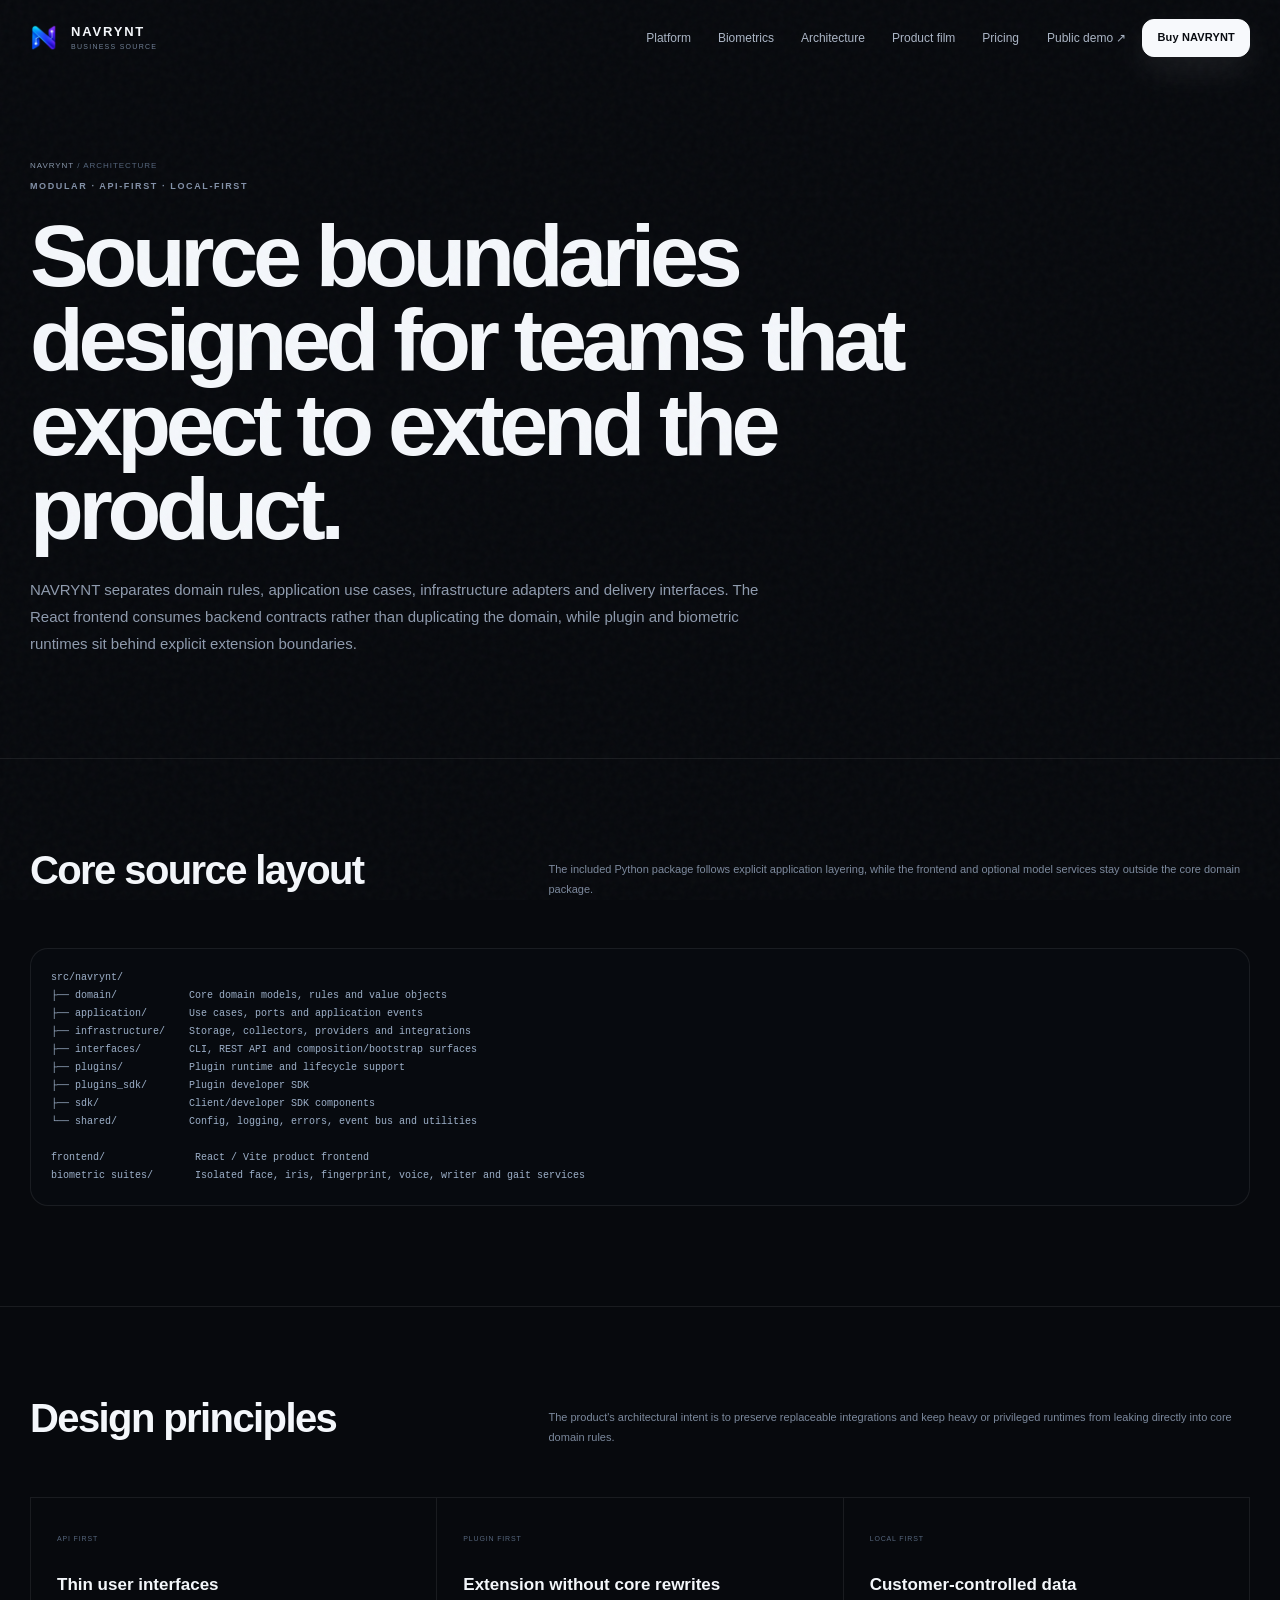
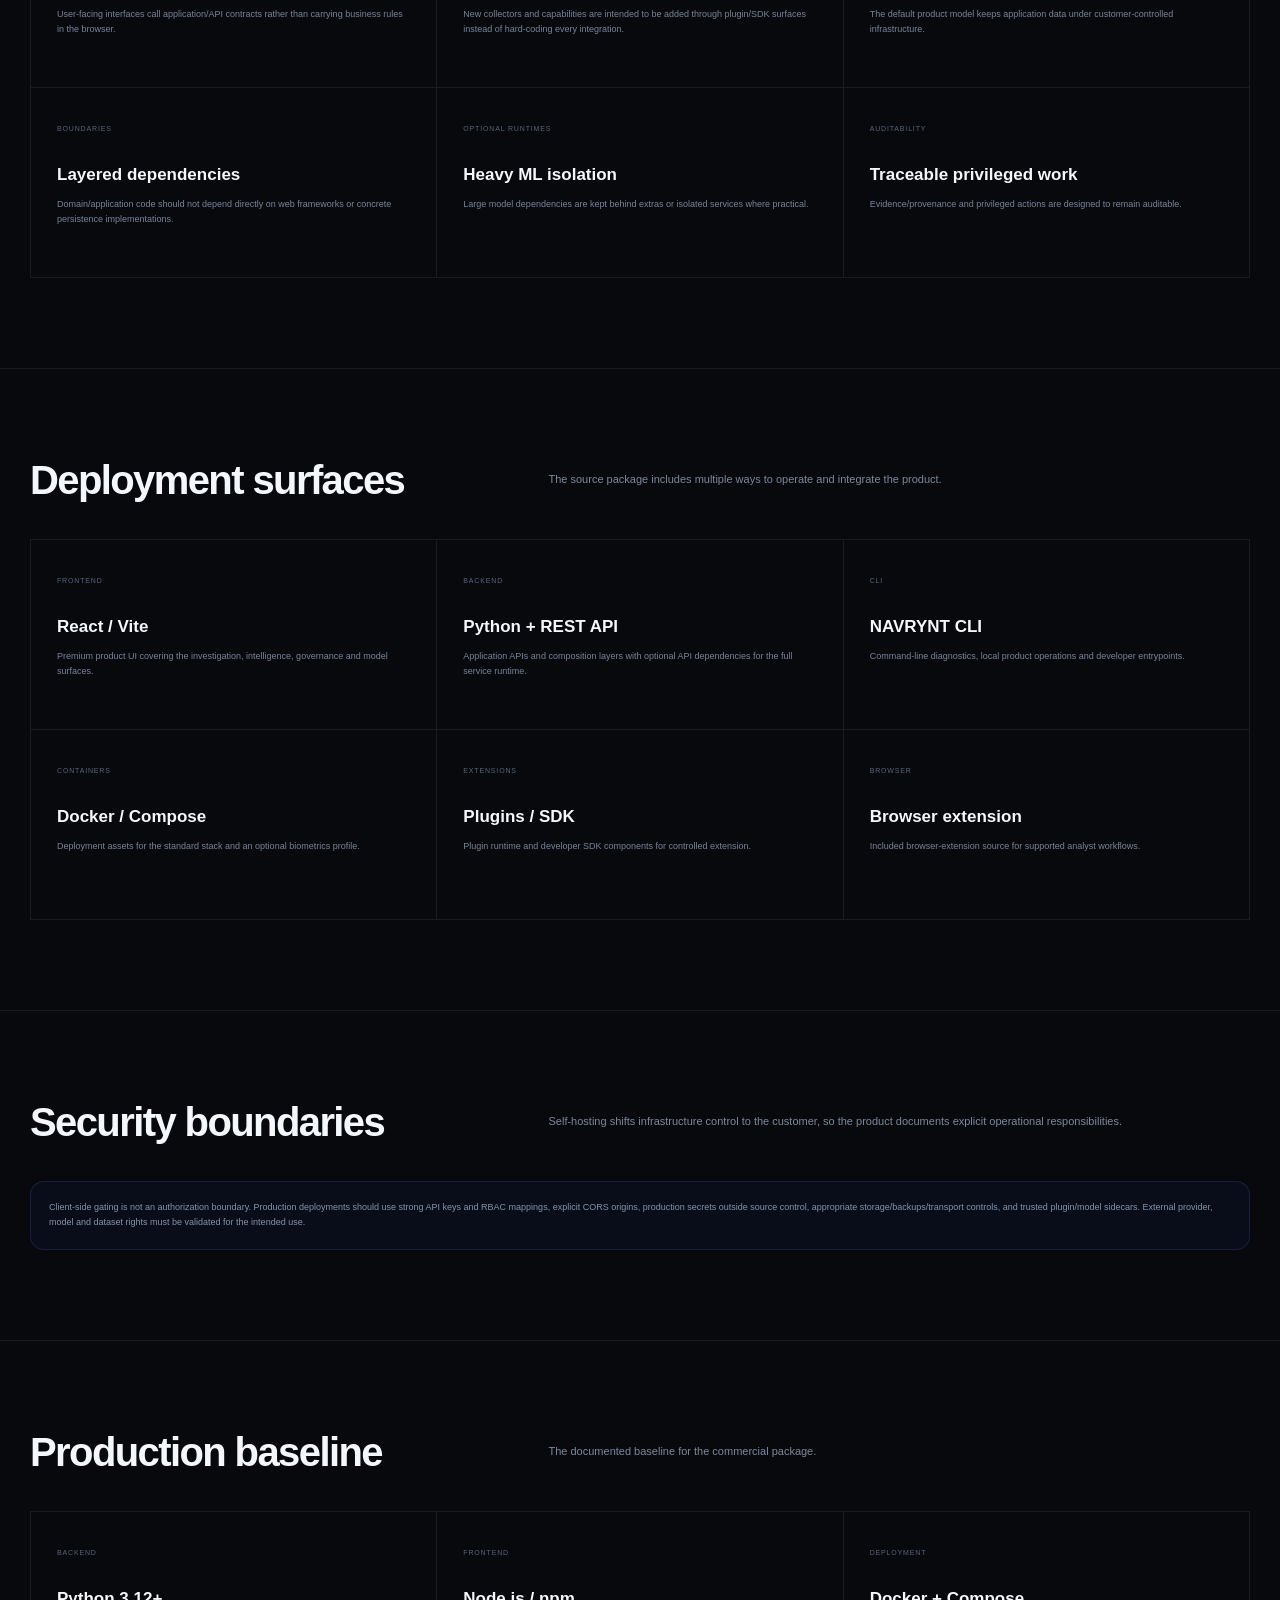
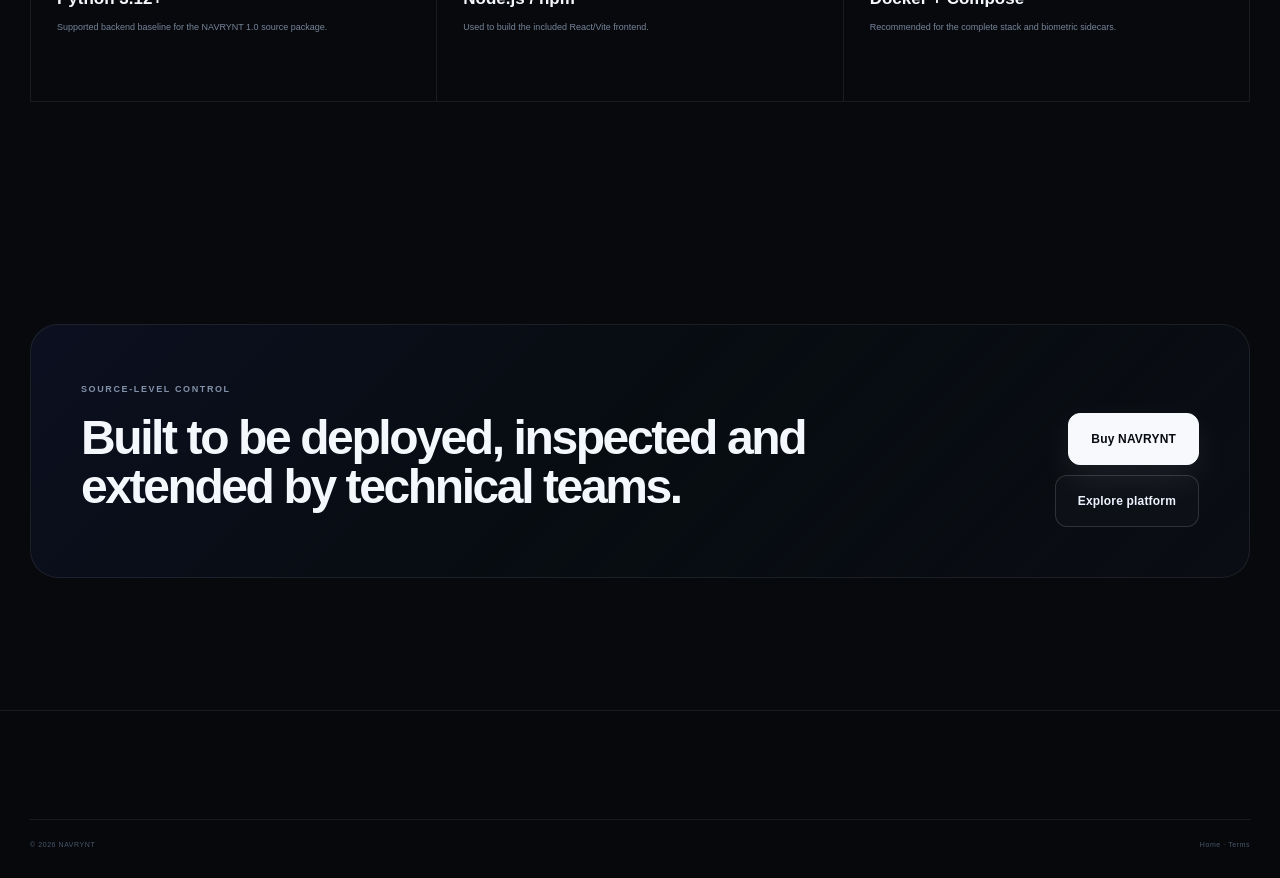
<file: site/architecture.html>
<!doctype html><html lang="en" data-theme="dark"><head><meta charset="utf-8"><meta name="viewport" content="width=device-width,initial-scale=1"><meta name="theme-color" content="#07090d"><title>NAVRYNT Architecture — Self-Hosted Business Source</title><meta name="description" content="NAVRYNT modular API-first, plugin-first, local-first architecture and deployment boundaries."><link rel="icon" href="assets/brand/favicon.png"><link rel="stylesheet" href="styles.css"><script src="config.js" defer></script><script src="app.js" defer></script></head><body><div class="page-progress"><span id="page-progress-bar"></span></div><div class="noise"></div>
<header class="site-header"><div class="shell nav-shell"><a class="brand" href="index.html"><img src="assets/brand/navrynt-logo.png" alt=""><span><strong>NAVRYNT</strong><small>BUSINESS SOURCE</small></span></a><button class="menu-button" type="button" aria-controls="primary-nav" aria-expanded="false"><span></span><span></span><span></span></button><nav class="primary-nav" id="primary-nav"><a href="platform.html">Platform</a><a href="biometrics.html">Biometrics</a><a href="architecture.html">Architecture</a><a href="index.html#product-film">Product film</a><a href="purchase.html">Pricing</a></nav><div class="nav-actions"><a class="text-link" data-demo-link href="#">Public demo ↗</a><a class="button button-primary button-sm" href="purchase.html">Buy NAVRYNT</a></div></div></header>
<main><section class="inner-hero"><div class="shell reveal"><div class="breadcrumb"><a href="index.html">NAVRYNT</a> / ARCHITECTURE</div><span class="kicker">MODULAR · API-FIRST · LOCAL-FIRST</span><h1>Source boundaries designed for teams that expect to extend the product.</h1><p>NAVRYNT separates domain rules, application use cases, infrastructure adapters and delivery interfaces. The React frontend consumes backend contracts rather than duplicating the domain, while plugin and biometric runtimes sit behind explicit extension boundaries.</p></div></section>
<section class="content-section"><div class="shell"><div class="content-head reveal"><h2>Core source layout</h2><p>The included Python package follows explicit application layering, while the frontend and optional model services stay outside the core domain package.</p></div><pre class="code-panel reveal">src/navrynt/
├── domain/            Core domain models, rules and value objects
├── application/       Use cases, ports and application events
├── infrastructure/    Storage, collectors, providers and integrations
├── interfaces/        CLI, REST API and composition/bootstrap surfaces
├── plugins/           Plugin runtime and lifecycle support
├── plugins_sdk/       Plugin developer SDK
├── sdk/               Client/developer SDK components
└── shared/            Config, logging, errors, event bus and utilities

frontend/               React / Vite product frontend
biometric suites/       Isolated face, iris, fingerprint, voice, writer and gait services</pre></div></section>
<section class="content-section"><div class="shell"><div class="content-head reveal"><h2>Design principles</h2><p>The product's architectural intent is to preserve replaceable integrations and keep heavy or privileged runtimes from leaking directly into core domain rules.</p></div><div class="capability-table stagger-group"><article><small>API FIRST</small><h3>Thin user interfaces</h3><p>User-facing interfaces call application/API contracts rather than carrying business rules in the browser.</p></article><article><small>PLUGIN FIRST</small><h3>Extension without core rewrites</h3><p>New collectors and capabilities are intended to be added through plugin/SDK surfaces instead of hard-coding every integration.</p></article><article><small>LOCAL FIRST</small><h3>Customer-controlled data</h3><p>The default product model keeps application data under customer-controlled infrastructure.</p></article><article><small>BOUNDARIES</small><h3>Layered dependencies</h3><p>Domain/application code should not depend directly on web frameworks or concrete persistence implementations.</p></article><article><small>OPTIONAL RUNTIMES</small><h3>Heavy ML isolation</h3><p>Large model dependencies are kept behind extras or isolated services where practical.</p></article><article><small>AUDITABILITY</small><h3>Traceable privileged work</h3><p>Evidence/provenance and privileged actions are designed to remain auditable.</p></article></div></div></section>
<section class="content-section"><div class="shell"><div class="content-head reveal"><h2>Deployment surfaces</h2><p>The source package includes multiple ways to operate and integrate the product.</p></div><div class="capability-table stagger-group"><article><small>FRONTEND</small><h3>React / Vite</h3><p>Premium product UI covering the investigation, intelligence, governance and model surfaces.</p></article><article><small>BACKEND</small><h3>Python + REST API</h3><p>Application APIs and composition layers with optional API dependencies for the full service runtime.</p></article><article><small>CLI</small><h3>NAVRYNT CLI</h3><p>Command-line diagnostics, local product operations and developer entrypoints.</p></article><article><small>CONTAINERS</small><h3>Docker / Compose</h3><p>Deployment assets for the standard stack and an optional biometrics profile.</p></article><article><small>EXTENSIONS</small><h3>Plugins / SDK</h3><p>Plugin runtime and developer SDK components for controlled extension.</p></article><article><small>BROWSER</small><h3>Browser extension</h3><p>Included browser-extension source for supported analyst workflows.</p></article></div></div></section>
<section class="content-section"><div class="shell"><div class="content-head reveal"><h2>Security boundaries</h2><p>Self-hosting shifts infrastructure control to the customer, so the product documents explicit operational responsibilities.</p></div><div class="notice">Client-side gating is not an authorization boundary. Production deployments should use strong API keys and RBAC mappings, explicit CORS origins, production secrets outside source control, appropriate storage/backups/transport controls, and trusted plugin/model sidecars. External provider, model and dataset rights must be validated for the intended use.</div></div></section>
<section class="content-section"><div class="shell"><div class="content-head reveal"><h2>Production baseline</h2><p>The documented baseline for the commercial package.</p></div><div class="capability-table"><article><small>BACKEND</small><h3>Python 3.12+</h3><p>Supported backend baseline for the NAVRYNT 1.0 source package.</p></article><article><small>FRONTEND</small><h3>Node.js / npm</h3><p>Used to build the included React/Vite frontend.</p></article><article><small>DEPLOYMENT</small><h3>Docker + Compose</h3><p>Recommended for the complete stack and biometric sidecars.</p></article></div></div></section>
<section class="final-cta section-pad"><div class="shell final-card reveal"><div><span class="kicker">SOURCE-LEVEL CONTROL</span><h2>Built to be deployed, inspected and extended by technical teams.</h2></div><div class="final-actions"><a class="button button-primary button-lg" href="purchase.html">Buy NAVRYNT</a><a class="button button-ghost button-lg" href="platform.html">Explore platform</a></div></div></section></main><footer class="site-footer"><div class="shell footer-bottom"><span>© 2026 NAVRYNT</span><span><a href="index.html">Home</a> · <a href="legal/terms.html">Terms</a></span></div></footer><div id="toast" class="toast"></div></body></html>
</file>
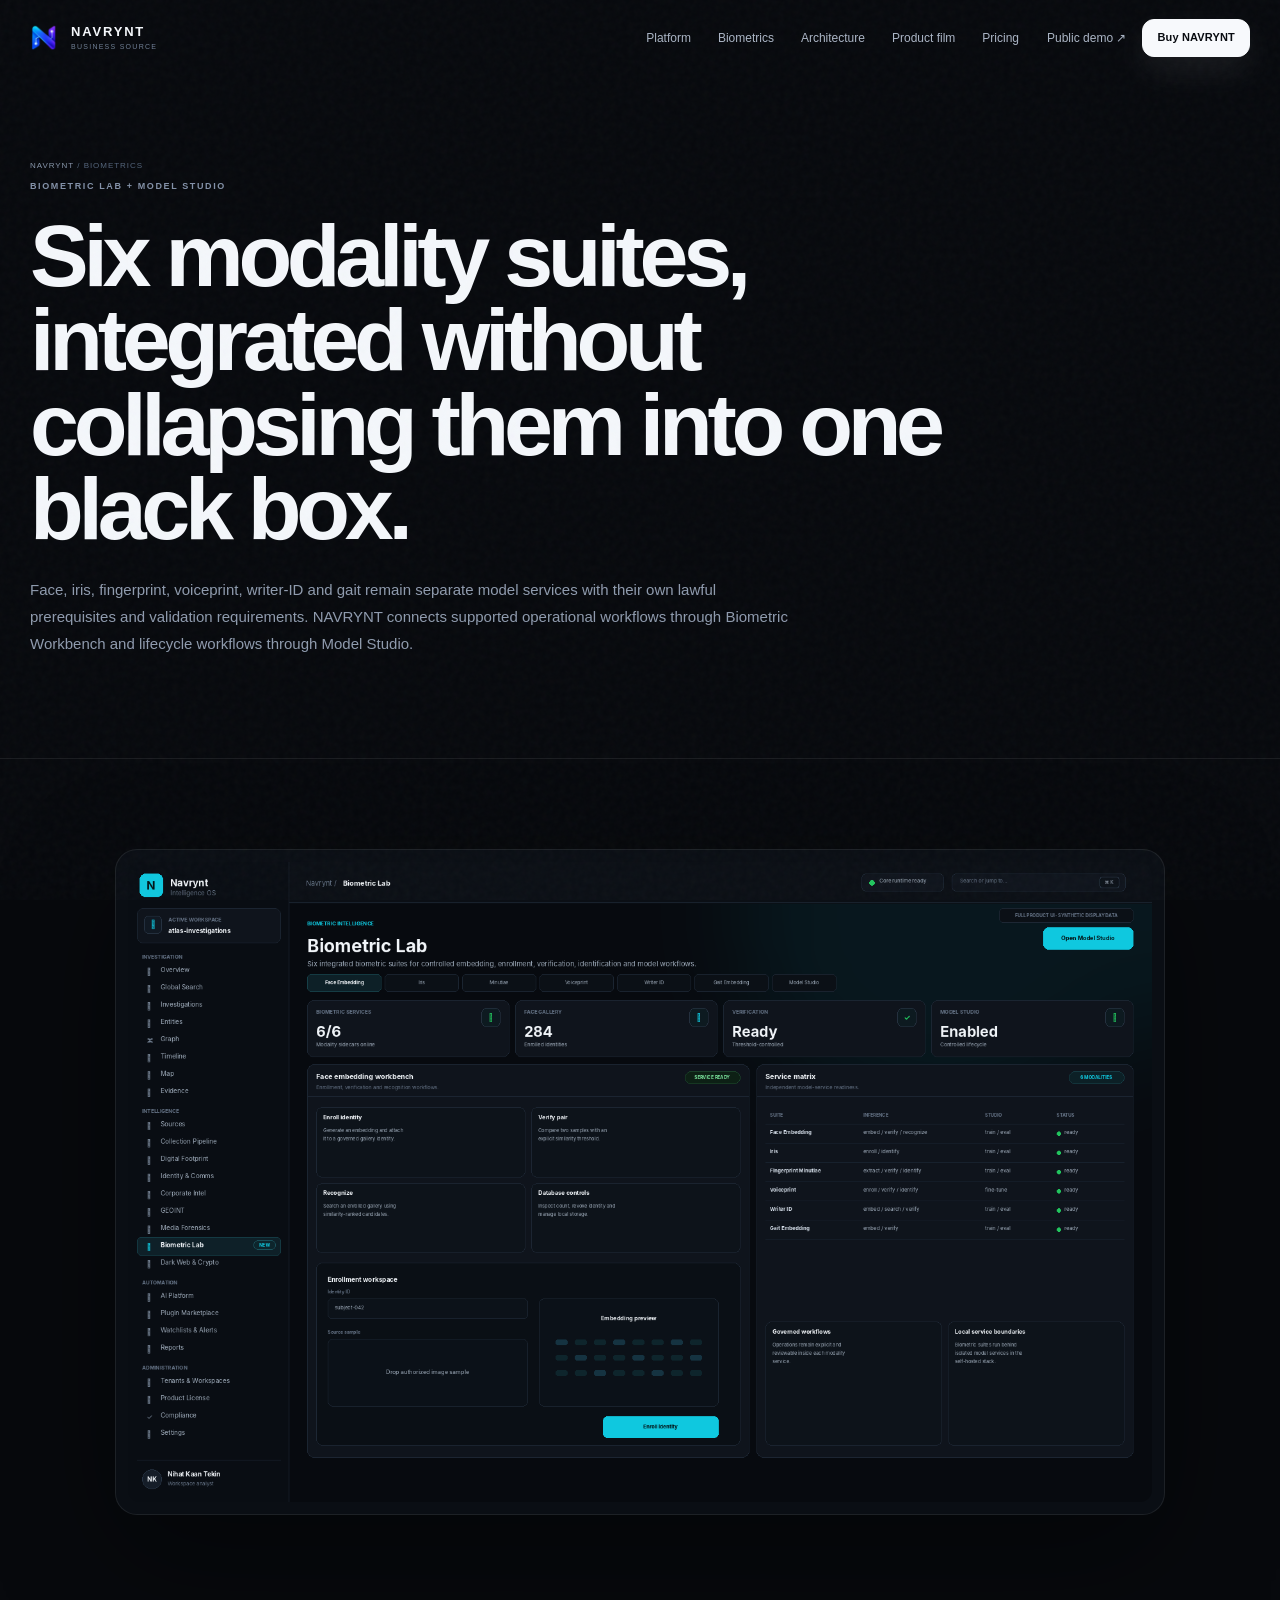
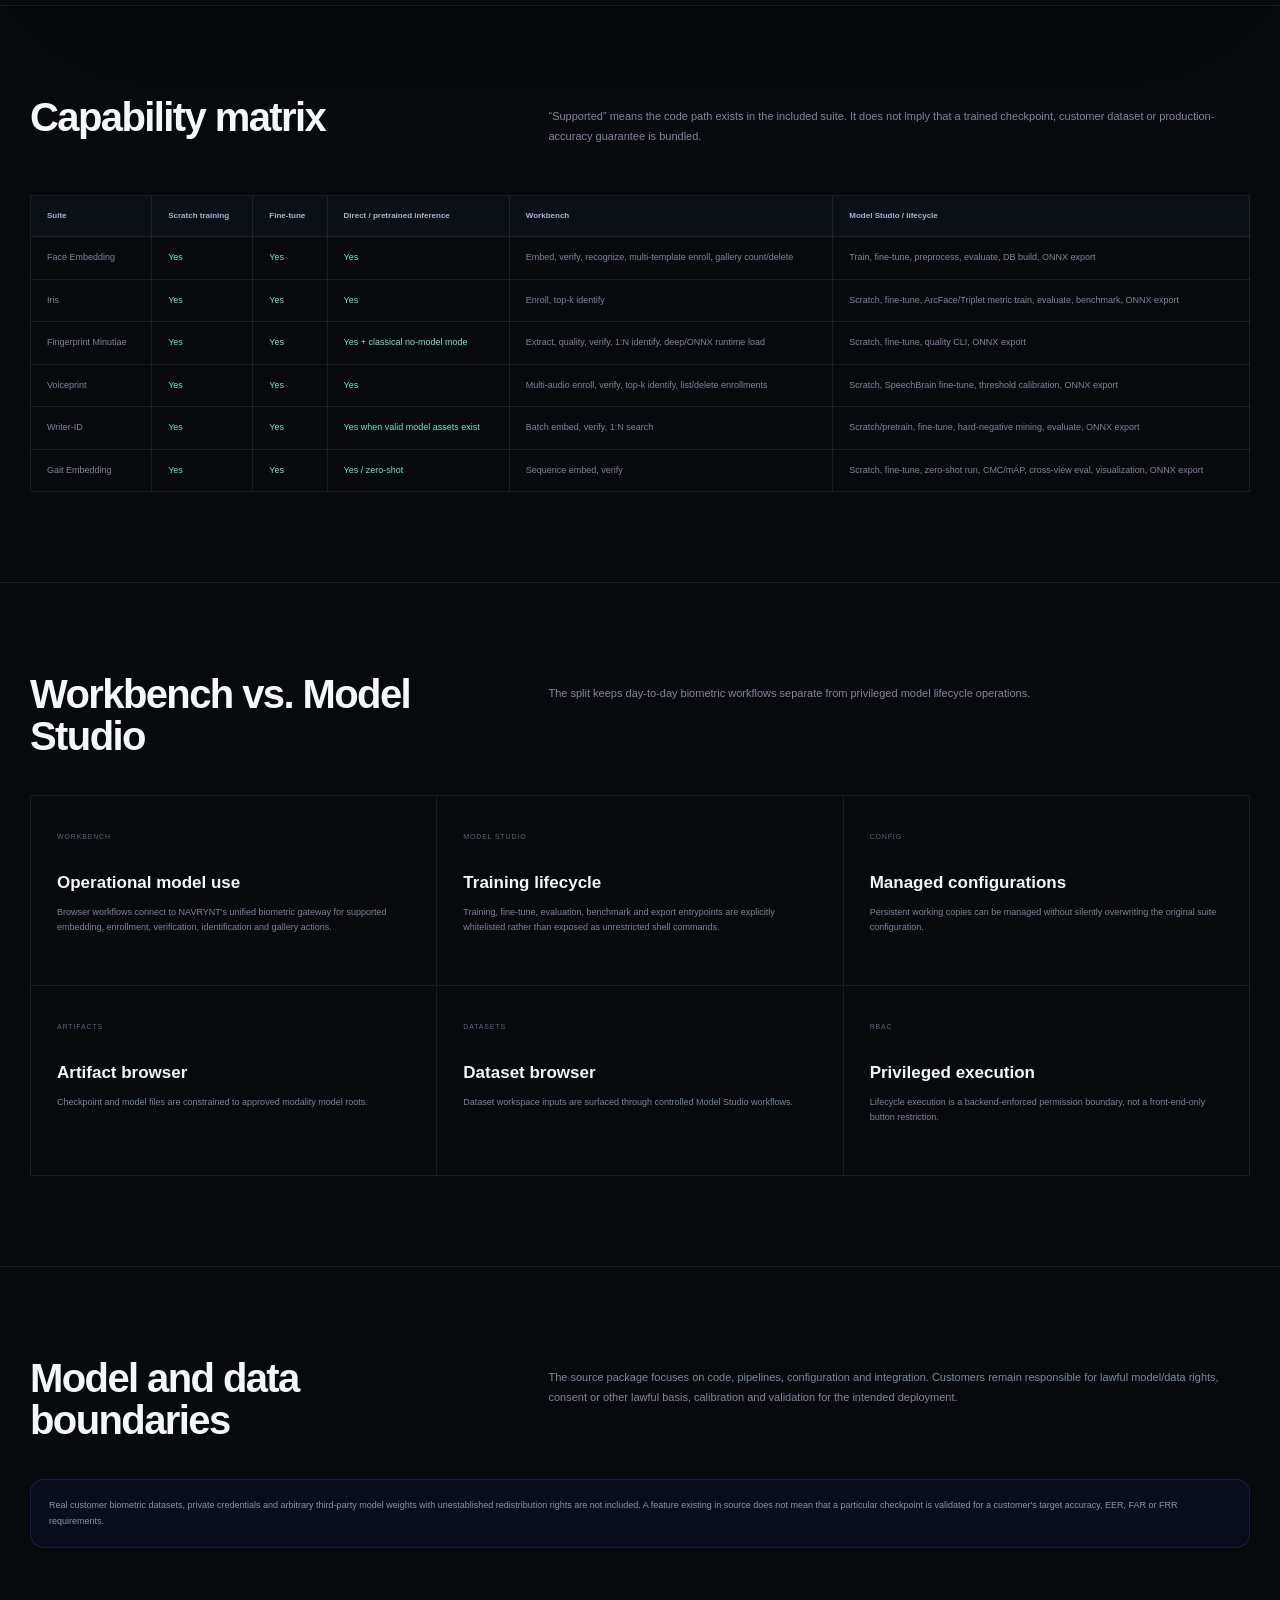
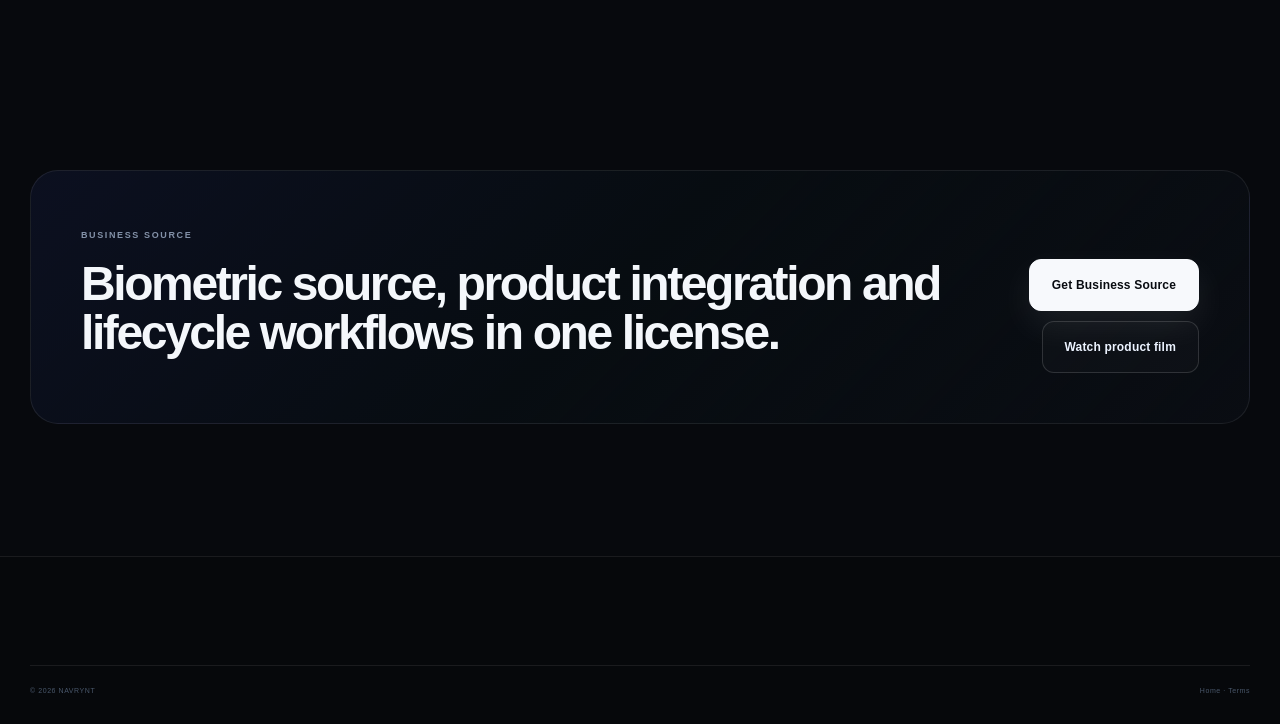
<file: site/biometrics.html>
<!doctype html><html lang="en" data-theme="dark"><head><meta charset="utf-8"><meta name="viewport" content="width=device-width,initial-scale=1"><meta name="theme-color" content="#07090d"><title>NAVRYNT Biometrics — Six Integrated Suites</title><meta name="description" content="NAVRYNT Biometric Lab and Model Studio: face, iris, fingerprint, voiceprint, writer-ID and gait embedding suites."><link rel="icon" href="assets/brand/favicon.png"><link rel="stylesheet" href="styles.css"><script src="config.js" defer></script><script src="app.js" defer></script></head><body><div class="page-progress"><span id="page-progress-bar"></span></div><div class="noise"></div>
<header class="site-header"><div class="shell nav-shell"><a class="brand" href="index.html"><img src="assets/brand/navrynt-logo.png" alt=""><span><strong>NAVRYNT</strong><small>BUSINESS SOURCE</small></span></a><button class="menu-button" type="button" aria-controls="primary-nav" aria-expanded="false"><span></span><span></span><span></span></button><nav class="primary-nav" id="primary-nav"><a href="platform.html">Platform</a><a href="biometrics.html">Biometrics</a><a href="architecture.html">Architecture</a><a href="index.html#product-film">Product film</a><a href="purchase.html">Pricing</a></nav><div class="nav-actions"><a class="text-link" data-demo-link href="#">Public demo ↗</a><a class="button button-primary button-sm" href="purchase.html">Buy NAVRYNT</a></div></div></header>
<main><section class="inner-hero"><div class="shell reveal"><div class="breadcrumb"><a href="index.html">NAVRYNT</a> / BIOMETRICS</div><span class="kicker">BIOMETRIC LAB + MODEL STUDIO</span><h1>Six modality suites, integrated without collapsing them into one black box.</h1><p>Face, iris, fingerprint, voiceprint, writer-ID and gait remain separate model services with their own lawful prerequisites and validation requirements. NAVRYNT connects supported operational workflows through Biometric Workbench and lifecycle workflows through Model Studio.</p></div></section>
<section class="content-section"><div class="shell"><div class="model-media reveal" style="max-width:1050px;margin:auto"><img src="assets/product/02-biometric-lab.png" alt="NAVRYNT Biometric Lab full product screen"></div></div></section>
<section class="content-section"><div class="shell"><div class="content-head reveal"><h2>Capability matrix</h2><p>“Supported” means the code path exists in the included suite. It does not imply that a trained checkpoint, customer dataset or production-accuracy guarantee is bundled.</p></div><div style="overflow:auto" class="reveal"><table class="comparison-table"><thead><tr><th>Suite</th><th>Scratch training</th><th>Fine-tune</th><th>Direct / pretrained inference</th><th>Workbench</th><th>Model Studio / lifecycle</th></tr></thead><tbody>
<tr><td>Face Embedding</td><td class="yes">Yes</td><td class="yes">Yes</td><td class="yes">Yes</td><td>Embed, verify, recognize, multi-template enroll, gallery count/delete</td><td>Train, fine-tune, preprocess, evaluate, DB build, ONNX export</td></tr>
<tr><td>Iris</td><td class="yes">Yes</td><td class="yes">Yes</td><td class="yes">Yes</td><td>Enroll, top-k identify</td><td>Scratch, fine-tune, ArcFace/Triplet metric train, evaluate, benchmark, ONNX export</td></tr>
<tr><td>Fingerprint Minutiae</td><td class="yes">Yes</td><td class="yes">Yes</td><td class="yes">Yes + classical no-model mode</td><td>Extract, quality, verify, 1:N identify, deep/ONNX runtime load</td><td>Scratch, fine-tune, quality CLI, ONNX export</td></tr>
<tr><td>Voiceprint</td><td class="yes">Yes</td><td class="yes">Yes</td><td class="yes">Yes</td><td>Multi-audio enroll, verify, top-k identify, list/delete enrollments</td><td>Scratch, SpeechBrain fine-tune, threshold calibration, ONNX export</td></tr>
<tr><td>Writer-ID</td><td class="yes">Yes</td><td class="yes">Yes</td><td class="yes">Yes when valid model assets exist</td><td>Batch embed, verify, 1:N search</td><td>Scratch/pretrain, fine-tune, hard-negative mining, evaluate, ONNX export</td></tr>
<tr><td>Gait Embedding</td><td class="yes">Yes</td><td class="yes">Yes</td><td class="yes">Yes / zero-shot</td><td>Sequence embed, verify</td><td>Scratch, fine-tune, zero-shot run, CMC/mAP, cross-view eval, visualization, ONNX export</td></tr>
</tbody></table></div></div></section>
<section class="content-section"><div class="shell"><div class="content-head reveal"><h2>Workbench vs. Model Studio</h2><p>The split keeps day-to-day biometric workflows separate from privileged model lifecycle operations.</p></div><div class="capability-table stagger-group"><article><small>WORKBENCH</small><h3>Operational model use</h3><p>Browser workflows connect to NAVRYNT's unified biometric gateway for supported embedding, enrollment, verification, identification and gallery actions.</p></article><article><small>MODEL STUDIO</small><h3>Training lifecycle</h3><p>Training, fine-tune, evaluation, benchmark and export entrypoints are explicitly whitelisted rather than exposed as unrestricted shell commands.</p></article><article><small>CONFIG</small><h3>Managed configurations</h3><p>Persistent working copies can be managed without silently overwriting the original suite configuration.</p></article><article><small>ARTIFACTS</small><h3>Artifact browser</h3><p>Checkpoint and model files are constrained to approved modality model roots.</p></article><article><small>DATASETS</small><h3>Dataset browser</h3><p>Dataset workspace inputs are surfaced through controlled Model Studio workflows.</p></article><article><small>RBAC</small><h3>Privileged execution</h3><p>Lifecycle execution is a backend-enforced permission boundary, not a front-end-only button restriction.</p></article></div></div></section>
<section class="content-section"><div class="shell"><div class="content-head reveal"><h2>Model and data boundaries</h2><p>The source package focuses on code, pipelines, configuration and integration. Customers remain responsible for lawful model/data rights, consent or other lawful basis, calibration and validation for the intended deployment.</p></div><div class="notice">Real customer biometric datasets, private credentials and arbitrary third-party model weights with unestablished redistribution rights are not included. A feature existing in source does not mean that a particular checkpoint is validated for a customer's target accuracy, EER, FAR or FRR requirements.</div></div></section>
<section class="final-cta section-pad"><div class="shell final-card reveal"><div><span class="kicker">BUSINESS SOURCE</span><h2>Biometric source, product integration and lifecycle workflows in one license.</h2></div><div class="final-actions"><a class="button button-primary button-lg" href="purchase.html">Get Business Source</a><a class="button button-ghost button-lg" href="index.html#product-film">Watch product film</a></div></div></section></main><footer class="site-footer"><div class="shell footer-bottom"><span>© 2026 NAVRYNT</span><span><a href="index.html">Home</a> · <a href="legal/terms.html">Terms</a></span></div></footer><div id="toast" class="toast"></div></body></html>
</file>
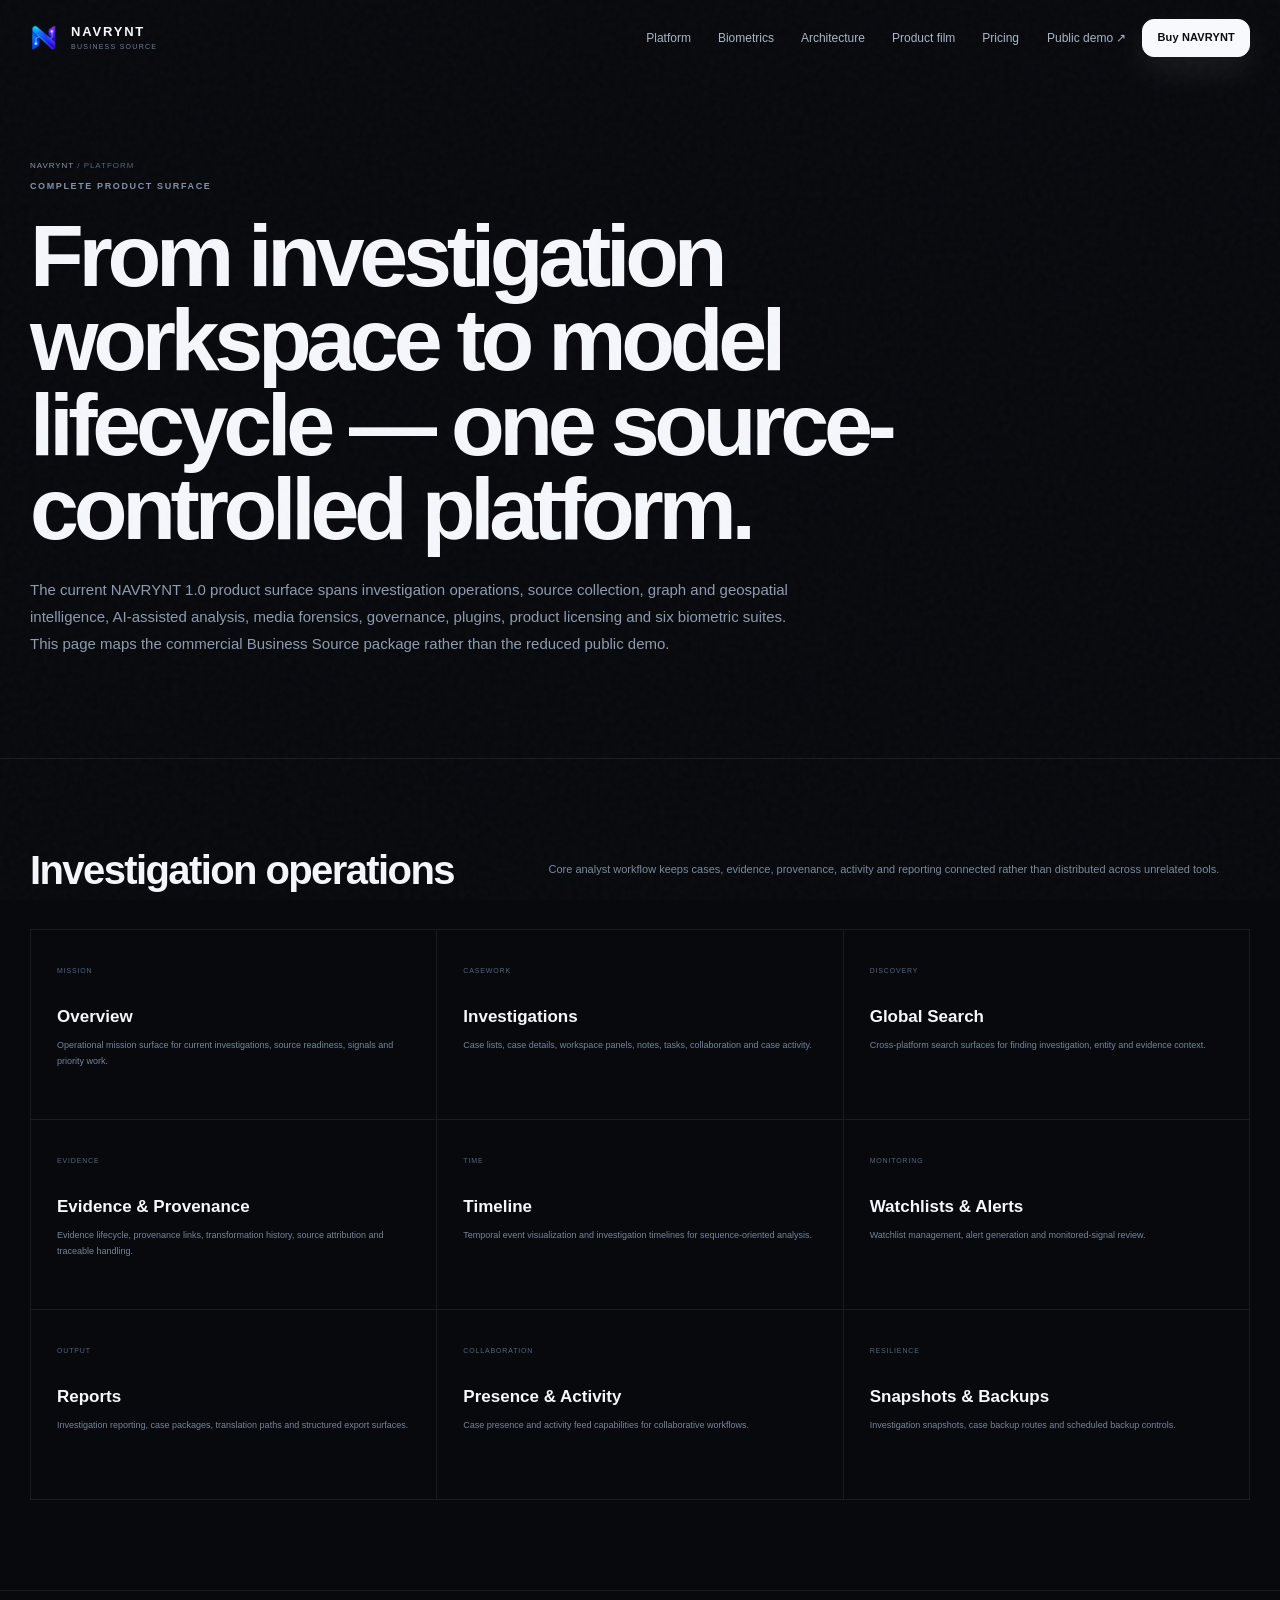
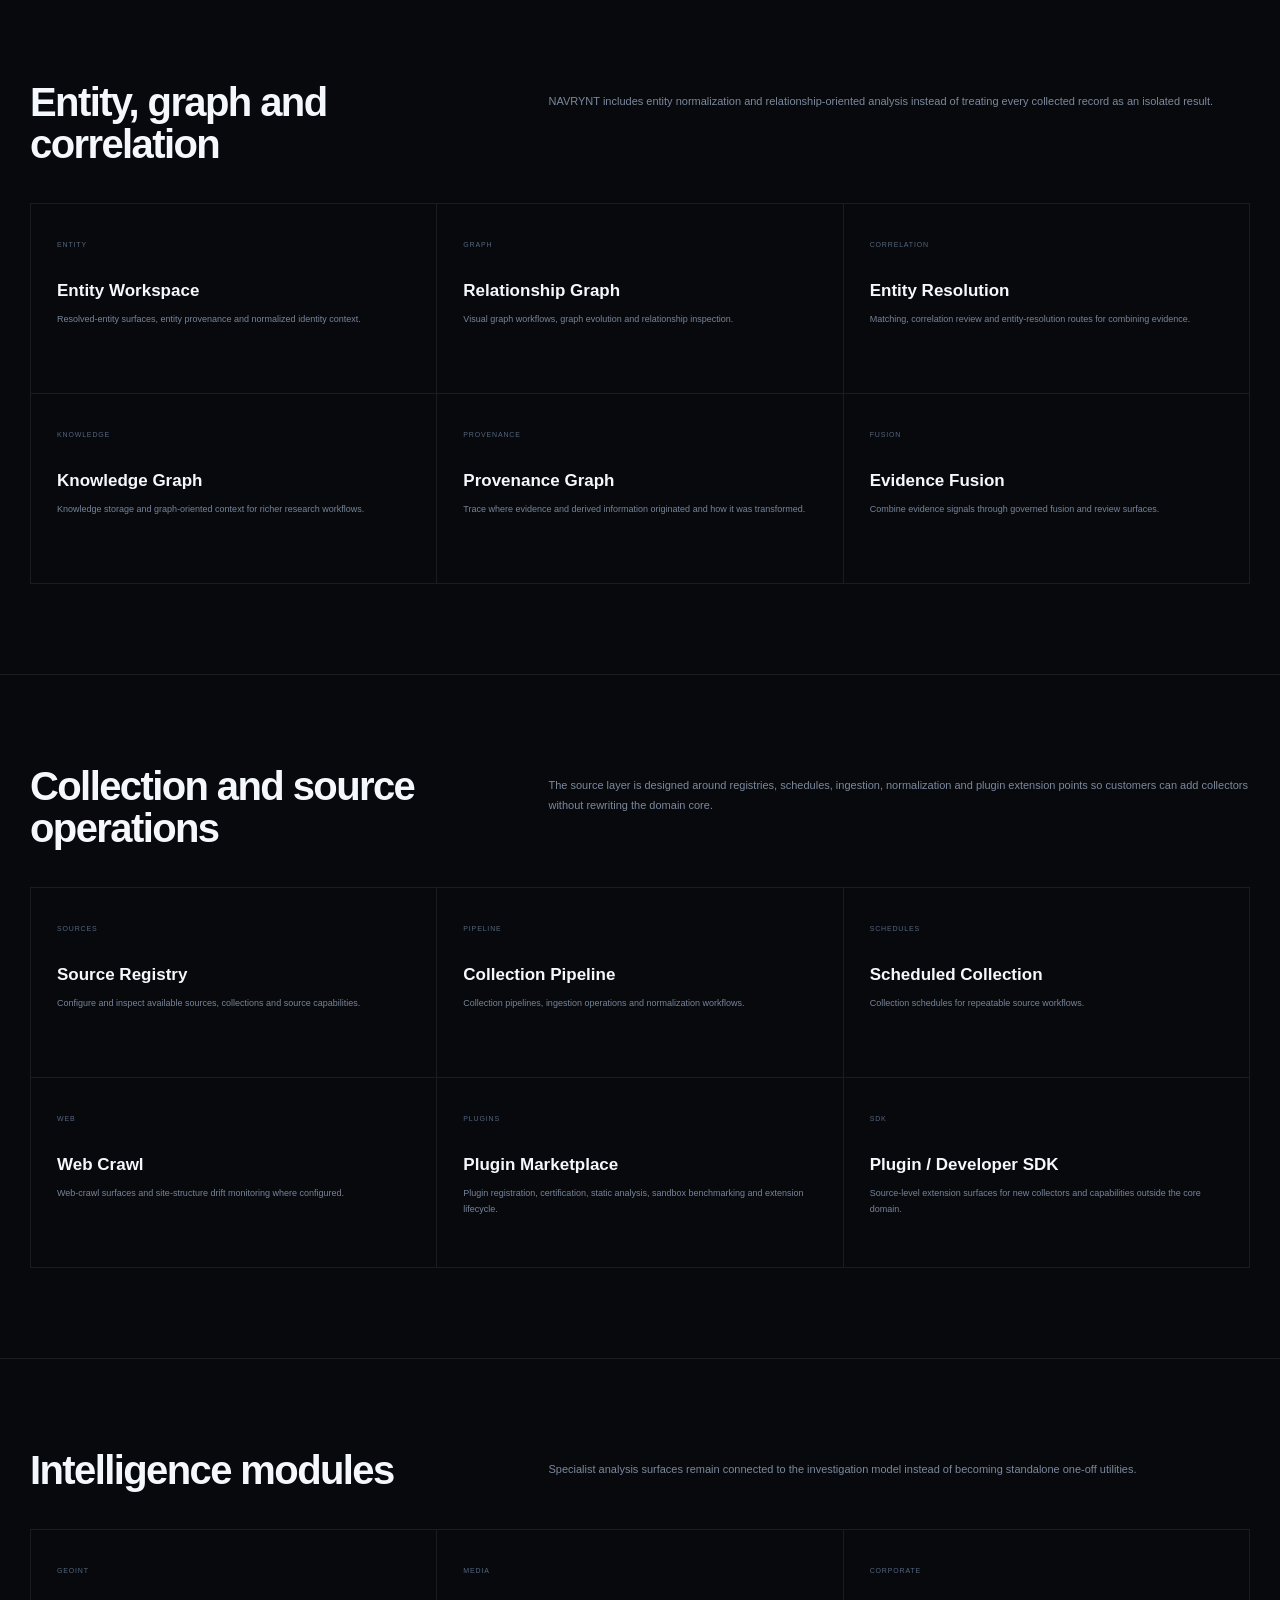
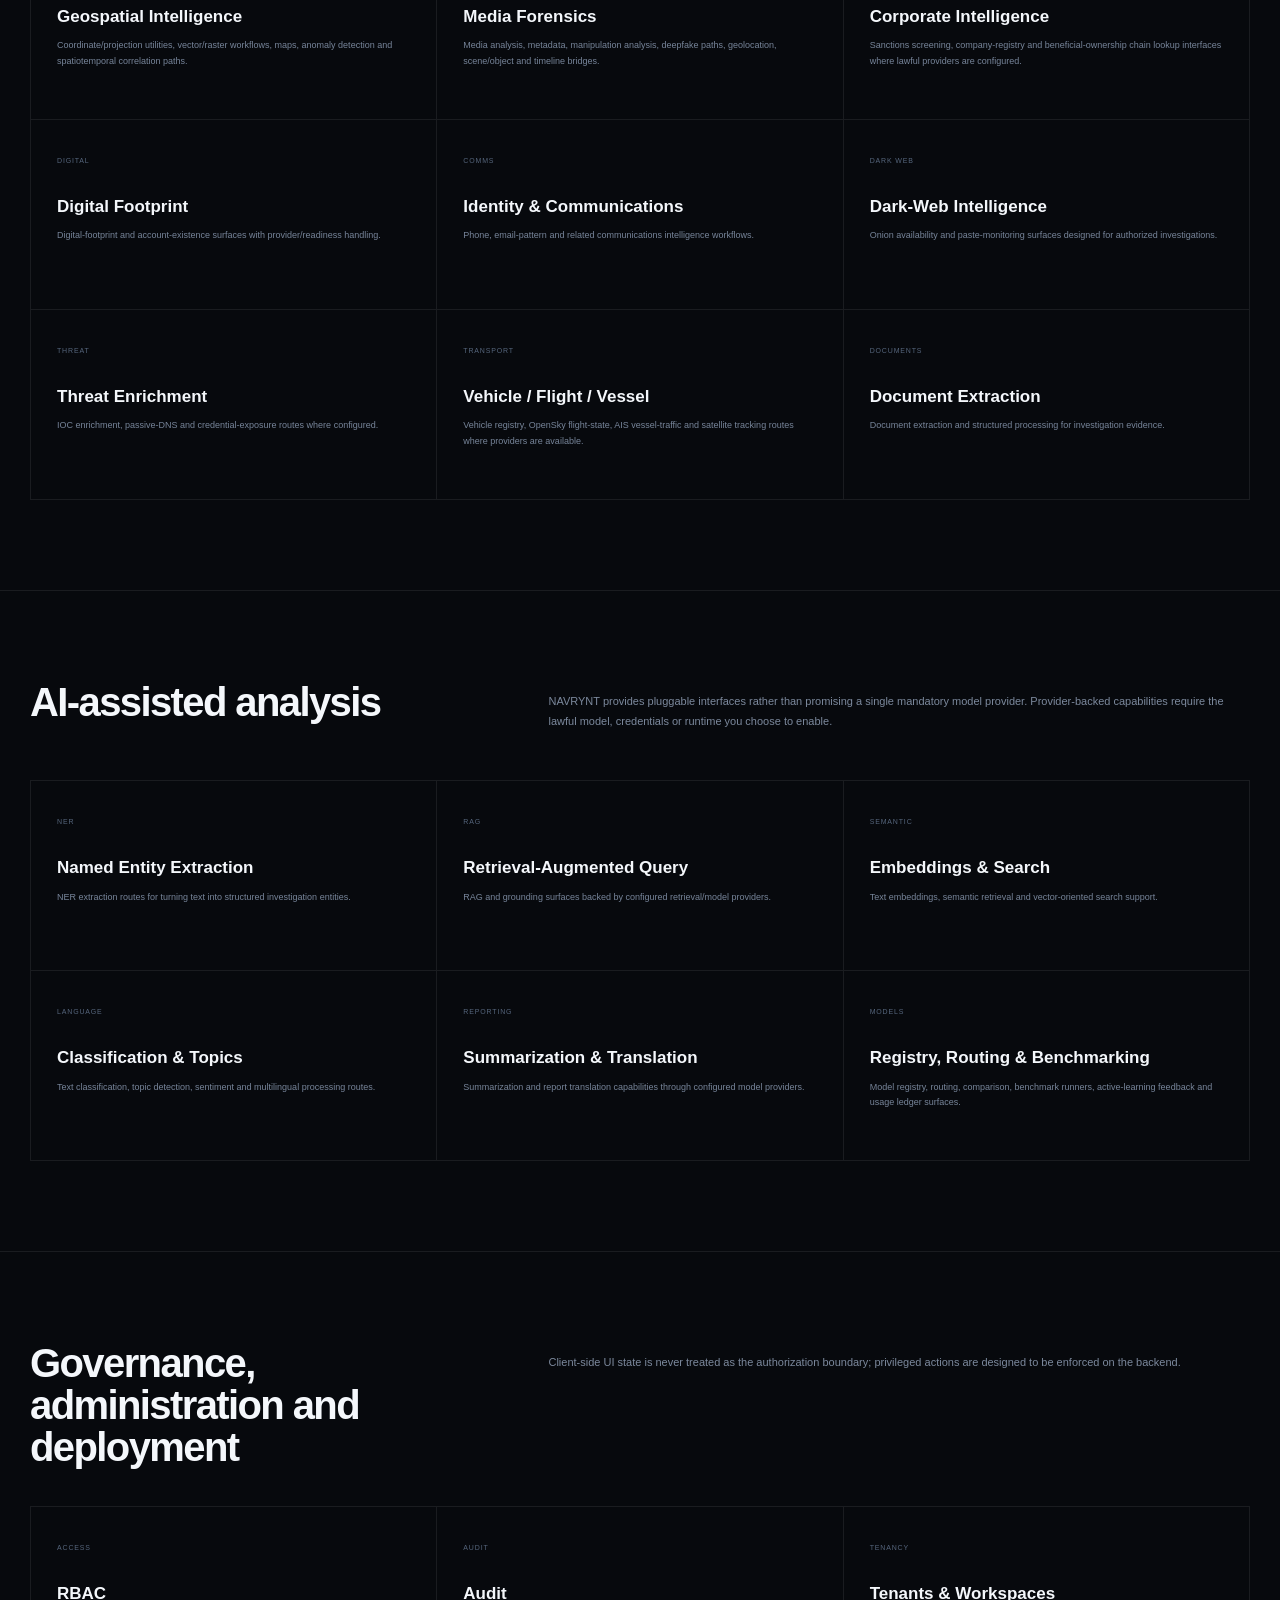
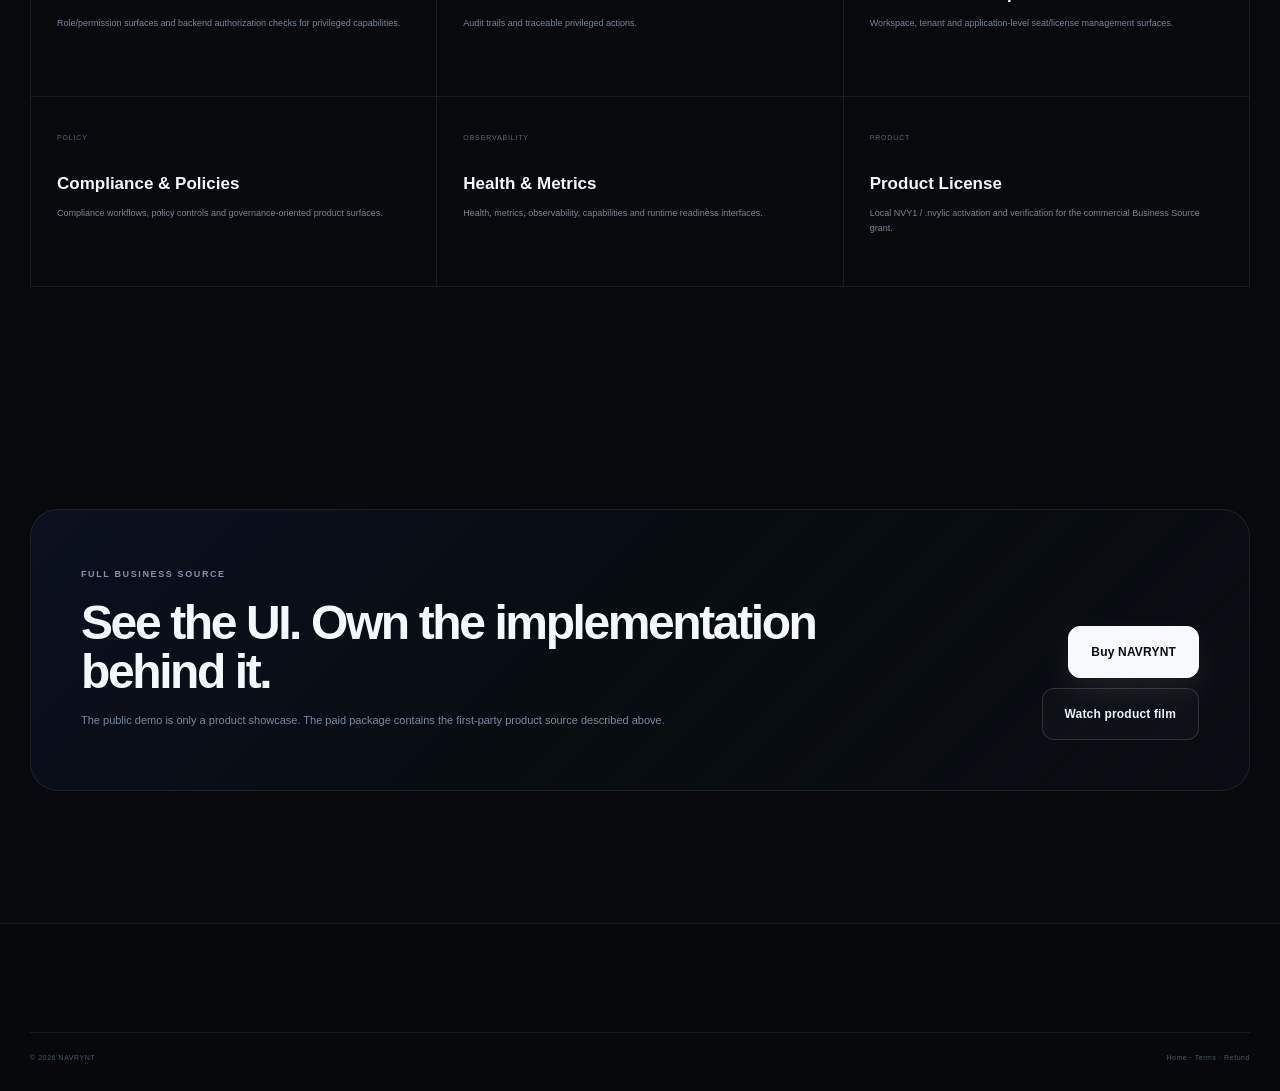
<file: site/platform.html>
<!doctype html><html lang="en" data-theme="dark"><head><meta charset="utf-8"><meta name="viewport" content="width=device-width,initial-scale=1"><meta name="theme-color" content="#07090d"><title>NAVRYNT Platform — Complete Capability Map</title><meta name="description" content="Explore the complete NAVRYNT Business Source platform: investigations, evidence, graph, GEOINT, AI, collection, plugins, governance, forensics and more."><link rel="icon" href="assets/brand/favicon.png"><link rel="stylesheet" href="styles.css"><script src="config.js" defer></script><script src="app.js" defer></script></head><body>
<div class="page-progress"><span id="page-progress-bar"></span></div><div class="noise"></div>
<header class="site-header"><div class="shell nav-shell"><a class="brand" href="index.html"><img src="assets/brand/navrynt-logo.png" alt=""><span><strong>NAVRYNT</strong><small>BUSINESS SOURCE</small></span></a><button class="menu-button" type="button" aria-controls="primary-nav" aria-expanded="false"><span></span><span></span><span></span></button><nav class="primary-nav" id="primary-nav"><a href="platform.html">Platform</a><a href="biometrics.html">Biometrics</a><a href="architecture.html">Architecture</a><a href="index.html#product-film">Product film</a><a href="purchase.html">Pricing</a></nav><div class="nav-actions"><a class="text-link" data-demo-link href="#">Public demo ↗</a><a class="button button-primary button-sm" href="purchase.html">Buy NAVRYNT</a></div></div></header>
<main><section class="inner-hero"><div class="shell reveal"><div class="breadcrumb"><a href="index.html">NAVRYNT</a> / PLATFORM</div><span class="kicker">COMPLETE PRODUCT SURFACE</span><h1>From investigation workspace to model lifecycle — one source-controlled platform.</h1><p>The current NAVRYNT 1.0 product surface spans investigation operations, source collection, graph and geospatial intelligence, AI-assisted analysis, media forensics, governance, plugins, product licensing and six biometric suites. This page maps the commercial Business Source package rather than the reduced public demo.</p></div></section>

<section class="content-section"><div class="shell"><div class="content-head reveal"><h2>Investigation operations</h2><p>Core analyst workflow keeps cases, evidence, provenance, activity and reporting connected rather than distributed across unrelated tools.</p></div><div class="capability-table stagger-group">
<article><small>MISSION</small><h3>Overview</h3><p>Operational mission surface for current investigations, source readiness, signals and priority work.</p></article>
<article><small>CASEWORK</small><h3>Investigations</h3><p>Case lists, case details, workspace panels, notes, tasks, collaboration and case activity.</p></article>
<article><small>DISCOVERY</small><h3>Global Search</h3><p>Cross-platform search surfaces for finding investigation, entity and evidence context.</p></article>
<article><small>EVIDENCE</small><h3>Evidence & Provenance</h3><p>Evidence lifecycle, provenance links, transformation history, source attribution and traceable handling.</p></article>
<article><small>TIME</small><h3>Timeline</h3><p>Temporal event visualization and investigation timelines for sequence-oriented analysis.</p></article>
<article><small>MONITORING</small><h3>Watchlists & Alerts</h3><p>Watchlist management, alert generation and monitored-signal review.</p></article>
<article><small>OUTPUT</small><h3>Reports</h3><p>Investigation reporting, case packages, translation paths and structured export surfaces.</p></article>
<article><small>COLLABORATION</small><h3>Presence & Activity</h3><p>Case presence and activity feed capabilities for collaborative workflows.</p></article>
<article><small>RESILIENCE</small><h3>Snapshots & Backups</h3><p>Investigation snapshots, case backup routes and scheduled backup controls.</p></article>
</div></div></section>

<section class="content-section"><div class="shell"><div class="content-head reveal"><h2>Entity, graph and correlation</h2><p>NAVRYNT includes entity normalization and relationship-oriented analysis instead of treating every collected record as an isolated result.</p></div><div class="capability-table stagger-group">
<article><small>ENTITY</small><h3>Entity Workspace</h3><p>Resolved-entity surfaces, entity provenance and normalized identity context.</p></article>
<article><small>GRAPH</small><h3>Relationship Graph</h3><p>Visual graph workflows, graph evolution and relationship inspection.</p></article>
<article><small>CORRELATION</small><h3>Entity Resolution</h3><p>Matching, correlation review and entity-resolution routes for combining evidence.</p></article>
<article><small>KNOWLEDGE</small><h3>Knowledge Graph</h3><p>Knowledge storage and graph-oriented context for richer research workflows.</p></article>
<article><small>PROVENANCE</small><h3>Provenance Graph</h3><p>Trace where evidence and derived information originated and how it was transformed.</p></article>
<article><small>FUSION</small><h3>Evidence Fusion</h3><p>Combine evidence signals through governed fusion and review surfaces.</p></article>
</div></div></section>

<section class="content-section"><div class="shell"><div class="content-head reveal"><h2>Collection and source operations</h2><p>The source layer is designed around registries, schedules, ingestion, normalization and plugin extension points so customers can add collectors without rewriting the domain core.</p></div><div class="capability-table stagger-group">
<article><small>SOURCES</small><h3>Source Registry</h3><p>Configure and inspect available sources, collections and source capabilities.</p></article>
<article><small>PIPELINE</small><h3>Collection Pipeline</h3><p>Collection pipelines, ingestion operations and normalization workflows.</p></article>
<article><small>SCHEDULES</small><h3>Scheduled Collection</h3><p>Collection schedules for repeatable source workflows.</p></article>
<article><small>WEB</small><h3>Web Crawl</h3><p>Web-crawl surfaces and site-structure drift monitoring where configured.</p></article>
<article><small>PLUGINS</small><h3>Plugin Marketplace</h3><p>Plugin registration, certification, static analysis, sandbox benchmarking and extension lifecycle.</p></article>
<article><small>SDK</small><h3>Plugin / Developer SDK</h3><p>Source-level extension surfaces for new collectors and capabilities outside the core domain.</p></article>
</div></div></section>

<section class="content-section"><div class="shell"><div class="content-head reveal"><h2>Intelligence modules</h2><p>Specialist analysis surfaces remain connected to the investigation model instead of becoming standalone one-off utilities.</p></div><div class="capability-table stagger-group">
<article><small>GEOINT</small><h3>Geospatial Intelligence</h3><p>Coordinate/projection utilities, vector/raster workflows, maps, anomaly detection and spatiotemporal correlation paths.</p></article>
<article><small>MEDIA</small><h3>Media Forensics</h3><p>Media analysis, metadata, manipulation analysis, deepfake paths, geolocation, scene/object and timeline bridges.</p></article>
<article><small>CORPORATE</small><h3>Corporate Intelligence</h3><p>Sanctions screening, company-registry and beneficial-ownership chain lookup interfaces where lawful providers are configured.</p></article>
<article><small>DIGITAL</small><h3>Digital Footprint</h3><p>Digital-footprint and account-existence surfaces with provider/readiness handling.</p></article>
<article><small>COMMS</small><h3>Identity & Communications</h3><p>Phone, email-pattern and related communications intelligence workflows.</p></article>
<article><small>DARK WEB</small><h3>Dark-Web Intelligence</h3><p>Onion availability and paste-monitoring surfaces designed for authorized investigations.</p></article>
<article><small>THREAT</small><h3>Threat Enrichment</h3><p>IOC enrichment, passive-DNS and credential-exposure routes where configured.</p></article>
<article><small>TRANSPORT</small><h3>Vehicle / Flight / Vessel</h3><p>Vehicle registry, OpenSky flight-state, AIS vessel-traffic and satellite tracking routes where providers are available.</p></article>
<article><small>DOCUMENTS</small><h3>Document Extraction</h3><p>Document extraction and structured processing for investigation evidence.</p></article>
</div></div></section>

<section class="content-section"><div class="shell"><div class="content-head reveal"><h2>AI-assisted analysis</h2><p>NAVRYNT provides pluggable interfaces rather than promising a single mandatory model provider. Provider-backed capabilities require the lawful model, credentials or runtime you choose to enable.</p></div><div class="capability-table stagger-group">
<article><small>NER</small><h3>Named Entity Extraction</h3><p>NER extraction routes for turning text into structured investigation entities.</p></article>
<article><small>RAG</small><h3>Retrieval-Augmented Query</h3><p>RAG and grounding surfaces backed by configured retrieval/model providers.</p></article>
<article><small>SEMANTIC</small><h3>Embeddings & Search</h3><p>Text embeddings, semantic retrieval and vector-oriented search support.</p></article>
<article><small>LANGUAGE</small><h3>Classification & Topics</h3><p>Text classification, topic detection, sentiment and multilingual processing routes.</p></article>
<article><small>REPORTING</small><h3>Summarization & Translation</h3><p>Summarization and report translation capabilities through configured model providers.</p></article>
<article><small>MODELS</small><h3>Registry, Routing & Benchmarking</h3><p>Model registry, routing, comparison, benchmark runners, active-learning feedback and usage ledger surfaces.</p></article>
</div></div></section>

<section class="content-section"><div class="shell"><div class="content-head reveal"><h2>Governance, administration and deployment</h2><p>Client-side UI state is never treated as the authorization boundary; privileged actions are designed to be enforced on the backend.</p></div><div class="capability-table stagger-group">
<article><small>ACCESS</small><h3>RBAC</h3><p>Role/permission surfaces and backend authorization checks for privileged capabilities.</p></article>
<article><small>AUDIT</small><h3>Audit</h3><p>Audit trails and traceable privileged actions.</p></article>
<article><small>TENANCY</small><h3>Tenants & Workspaces</h3><p>Workspace, tenant and application-level seat/license management surfaces.</p></article>
<article><small>POLICY</small><h3>Compliance & Policies</h3><p>Compliance workflows, policy controls and governance-oriented product surfaces.</p></article>
<article><small>OBSERVABILITY</small><h3>Health & Metrics</h3><p>Health, metrics, observability, capabilities and runtime readiness interfaces.</p></article>
<article><small>PRODUCT</small><h3>Product License</h3><p>Local NVY1 / .nvylic activation and verification for the commercial Business Source grant.</p></article>
</div></div></section>

<section class="final-cta section-pad"><div class="shell final-card reveal"><div><span class="kicker">FULL BUSINESS SOURCE</span><h2>See the UI. Own the implementation behind it.</h2><p>The public demo is only a product showcase. The paid package contains the first-party product source described above.</p></div><div class="final-actions"><a class="button button-primary button-lg" href="purchase.html">Buy NAVRYNT</a><a class="button button-ghost button-lg" href="index.html#product-film">Watch product film</a></div></div></section></main>
<footer class="site-footer"><div class="shell footer-bottom"><span>© 2026 NAVRYNT</span><span><a href="index.html">Home</a> · <a href="legal/terms.html">Terms</a> · <a href="legal/refund.html">Refund</a></span></div></footer><div id="toast" class="toast"></div></body></html>
</file>
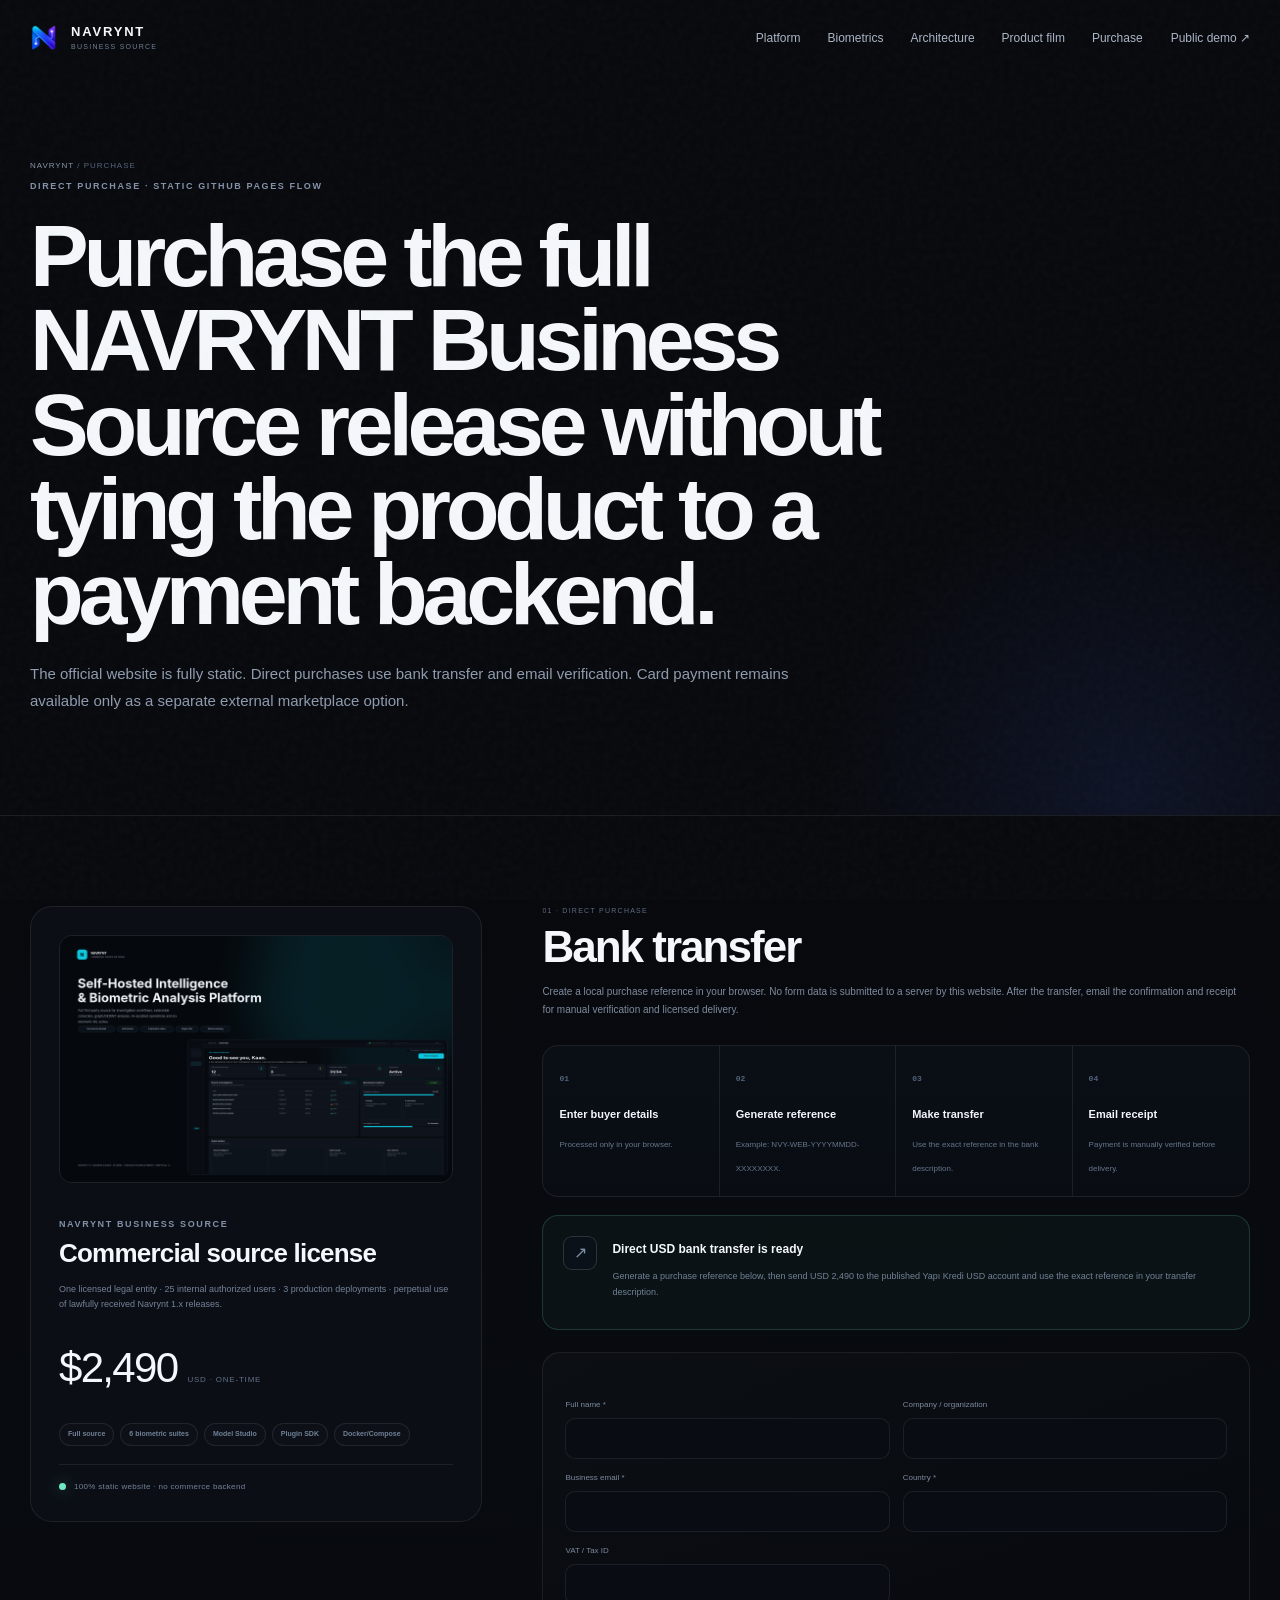
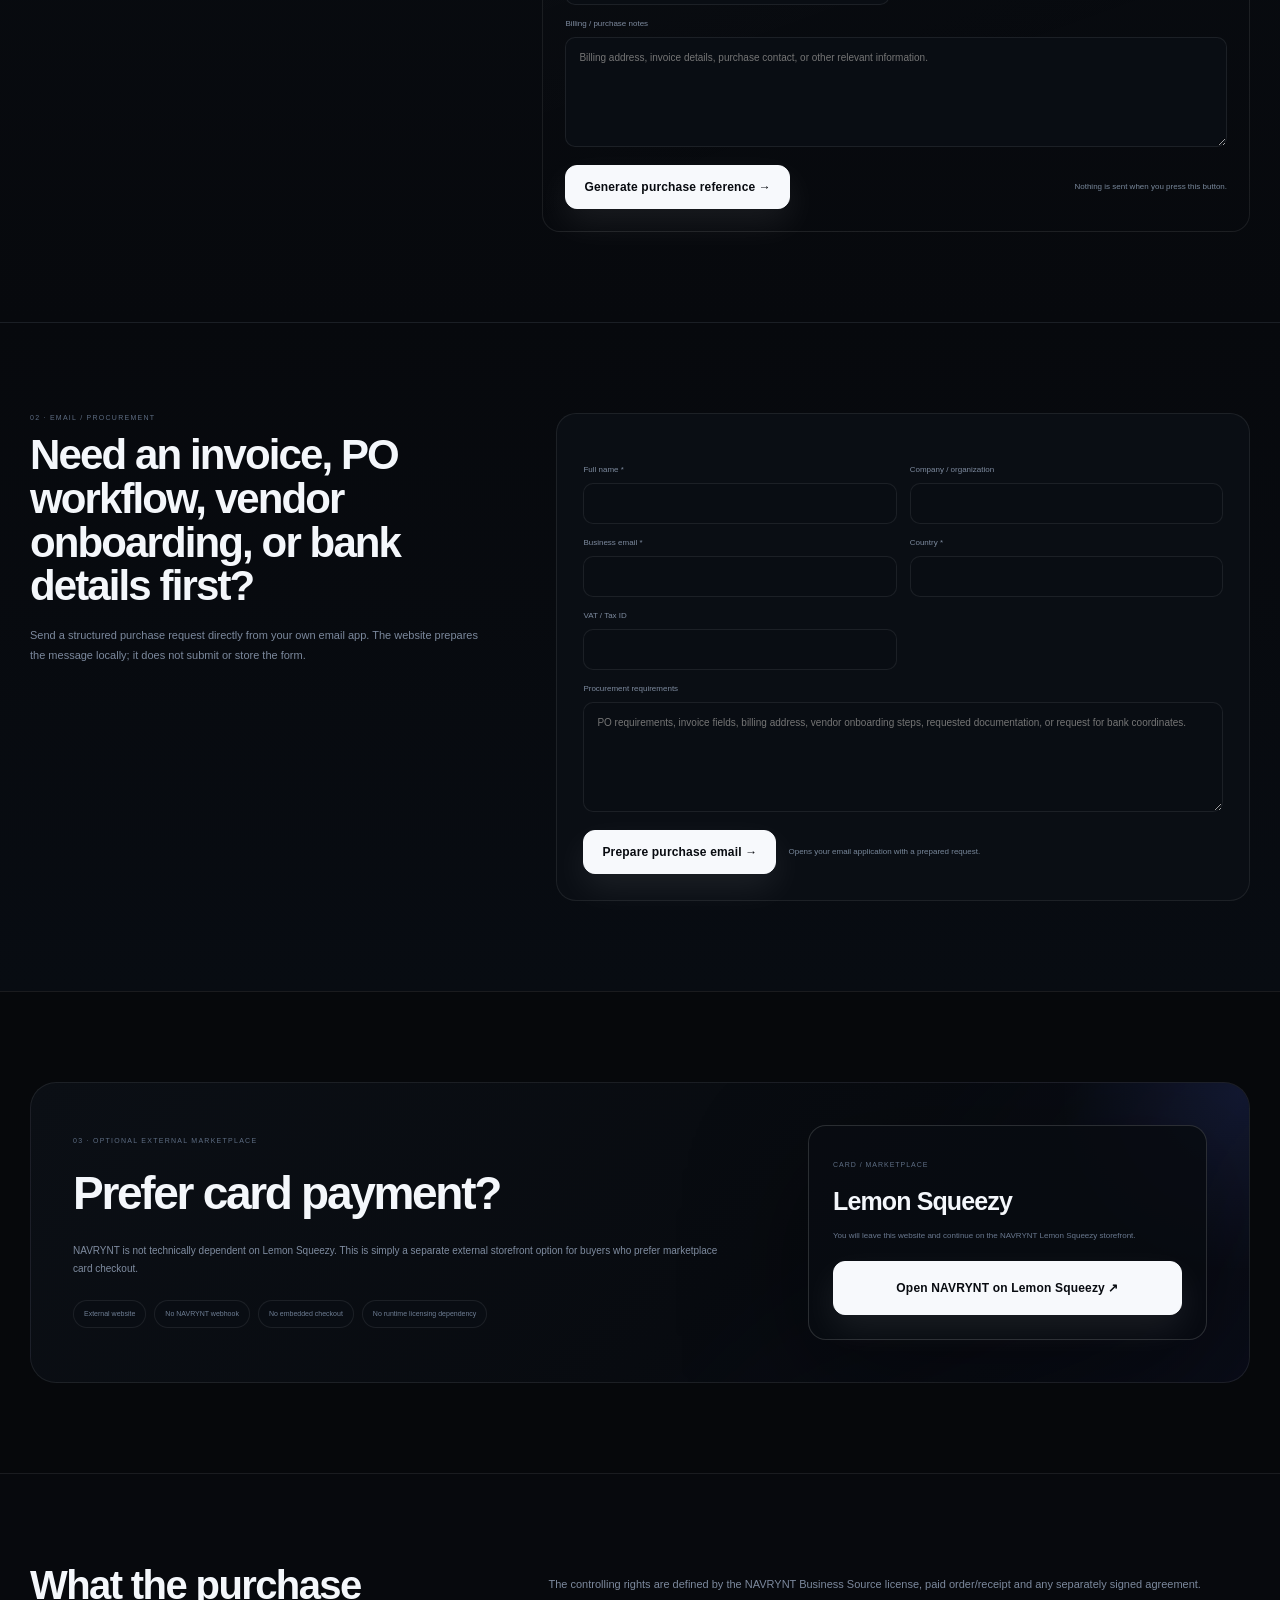
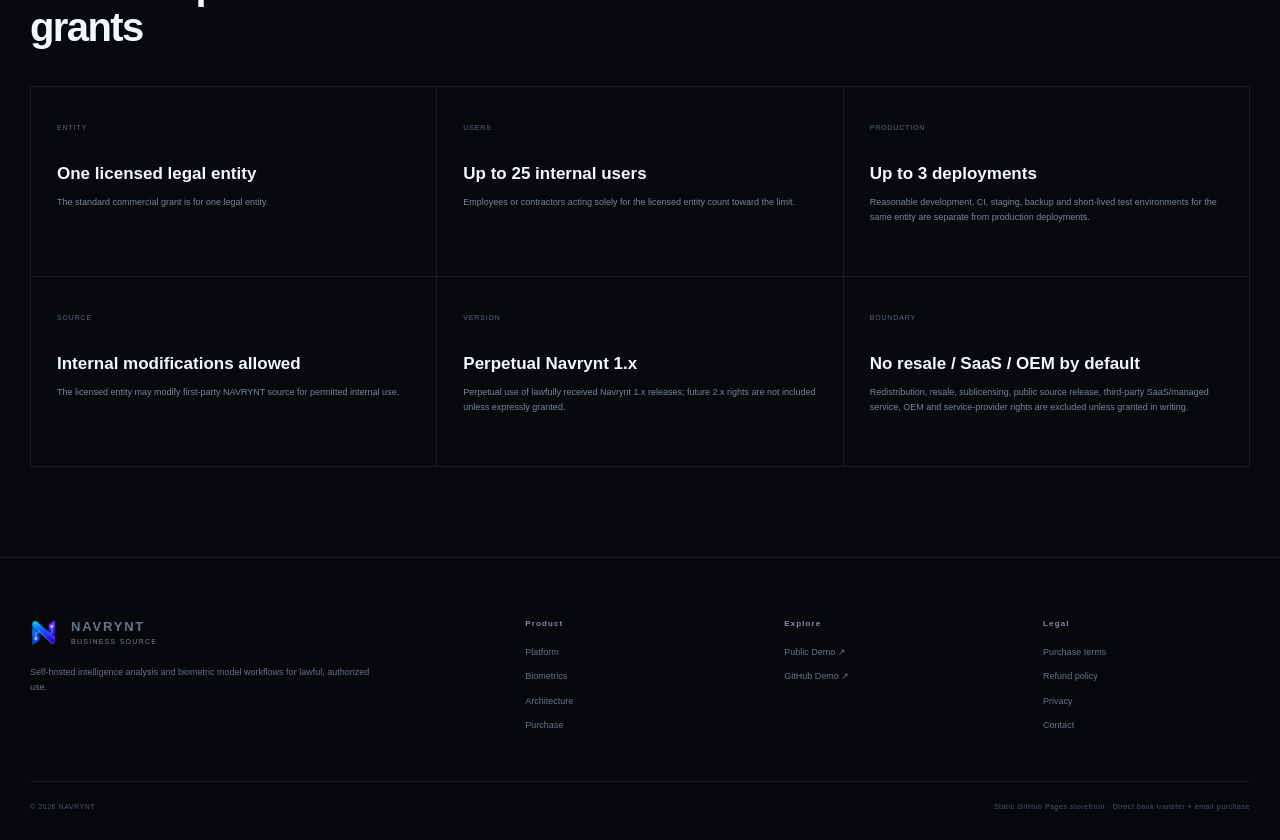
<file: site/purchase.html>
<!doctype html>
<html lang="en" data-theme="dark">
<head>
  <meta charset="utf-8">
  <meta name="viewport" content="width=device-width,initial-scale=1">
  <meta name="theme-color" content="#07090d">
  <title>Buy NAVRYNT — Business Source</title>
  <meta name="description" content="Purchase NAVRYNT Business Source directly by bank transfer or email procurement, with a separate optional Lemon Squeezy marketplace link for card payment.">
  <link rel="icon" href="assets/brand/favicon.png">
  <link rel="stylesheet" href="styles.css">
  <script src="config.js" defer></script>
  <script src="app.js" defer></script>
</head>
<body>
  <div class="page-progress"><span id="page-progress-bar"></span></div>
  <div class="noise"></div>

  <header class="site-header">
    <div class="shell nav-shell">
      <a class="brand" href="index.html"><img src="assets/brand/navrynt-logo.png" alt=""><span><strong>NAVRYNT</strong><small>BUSINESS SOURCE</small></span></a>
      <button class="menu-button" type="button" aria-controls="primary-nav" aria-expanded="false"><span></span><span></span><span></span></button>
      <nav class="primary-nav" id="primary-nav"><a href="platform.html">Platform</a><a href="biometrics.html">Biometrics</a><a href="architecture.html">Architecture</a><a href="index.html#product-film">Product film</a><a href="purchase.html">Purchase</a></nav>
      <div class="nav-actions"><a class="text-link" data-demo-link href="#">Public demo ↗</a></div>
    </div>
  </header>

  <main>
    <section class="inner-hero purchase-hero">
      <div class="shell reveal">
        <div class="breadcrumb"><a href="index.html">NAVRYNT</a> / PURCHASE</div>
        <span class="kicker">DIRECT PURCHASE · STATIC GITHUB PAGES FLOW</span>
        <h1>Purchase the full NAVRYNT Business Source release without tying the product to a payment backend.</h1>
        <p>The official website is fully static. Direct purchases use bank transfer and email verification. Card payment remains available only as a separate external marketplace option.</p>
      </div>
    </section>

    <section class="content-section purchase-center-section">
      <div class="shell purchase-layout">
        <aside class="purchase-summary reveal">
          <img src="assets/product/00-cover.png" alt="NAVRYNT Business Source full product cover">
          <span class="kicker">NAVRYNT BUSINESS SOURCE</span>
          <h2>Commercial source license</h2>
          <p>One licensed legal entity · 25 internal authorized users · 3 production deployments · perpetual use of lawfully received Navrynt 1.x releases.</p>
          <div class="purchase-price">$2,490 <small>USD · ONE-TIME</small></div>
          <div class="chips"><b>Full source</b><b>6 biometric suites</b><b>Model Studio</b><b>Plugin SDK</b><b>Docker/Compose</b></div>
          <div class="static-commerce-badge"><i></i><span>100% static website · no commerce backend</span></div>
        </aside>

        <div class="purchase-main reveal reveal-delay-1">
          <div class="direct-purchase-heading">
            <span class="eyebrow-index">01 · DIRECT PURCHASE</span>
            <h2>Bank transfer</h2>
            <p>Create a local purchase reference in your browser. No form data is submitted to a server by this website. After the transfer, email the confirmation and receipt for manual verification and licensed delivery.</p>
          </div>

          <div class="purchase-flow-steps" aria-label="Direct purchase workflow">
            <div><span>01</span><strong>Enter buyer details</strong><small>Processed only in your browser.</small></div>
            <div><span>02</span><strong>Generate reference</strong><small>Example: NVY-WEB-YYYYMMDD-XXXXXXXX.</small></div>
            <div><span>03</span><strong>Make transfer</strong><small>Use the exact reference in the bank description.</small></div>
            <div><span>04</span><strong>Email receipt</strong><small>Payment is manually verified before delivery.</small></div>
          </div>

          <div class="purchase-option-card bank-state-card" id="bank-public-state" data-ready="false">
            <div class="bank-state-icon" aria-hidden="true">↗</div>
            <div><strong>Direct USD bank transfer is available</strong><p>Verified Yapı Kredi USD account coordinates are configured. Generate a purchase reference first, then include that exact reference in the transfer description.</p></div>
          </div>

          <form id="direct-purchase-form" autocomplete="on" class="direct-purchase-form">
            <div class="field-grid">
              <div class="field"><label for="direct-name">Full name *</label><input id="direct-name" name="name" required maxlength="120" autocomplete="name"></div>
              <div class="field"><label for="direct-company">Company / organization</label><input id="direct-company" name="company" maxlength="160" autocomplete="organization"></div>
              <div class="field"><label for="direct-email">Business email *</label><input id="direct-email" type="email" name="email" required maxlength="200" autocomplete="email"></div>
              <div class="field"><label for="direct-country">Country *</label><input id="direct-country" name="country" required maxlength="100" autocomplete="country-name"></div>
              <div class="field"><label for="direct-vat">VAT / Tax ID</label><input id="direct-vat" name="vat_id" maxlength="80"></div>
              <div class="field full"><label for="direct-notes">Billing / purchase notes</label><textarea id="direct-notes" name="notes" maxlength="2000" placeholder="Billing address, invoice details, purchase contact, or other relevant information."></textarea></div>
            </div>
            <div class="form-actions direct-form-actions"><button class="button button-primary" type="submit">Generate purchase reference →</button><span class="form-status" aria-live="polite">Nothing is sent when you press this button.</span></div>
          </form>

          <section id="direct-order-result" class="order-result" hidden aria-live="polite">
            <div class="order-result-head"><div><span class="eyebrow-index">LOCAL ORDER SUMMARY</span><h3>Your direct-purchase reference</h3></div><span class="status-pill status-local">Generated locally</span></div>
            <div class="order-reference-row"><span id="order-reference">—</span><button class="copy-mini" type="button" data-copy="#order-reference">Copy</button></div>
            <p class="micro-note">This reference is generated only in your browser. It is not proof of payment, a server-side order, or a license activation.</p>

            <div class="order-data-grid">
              <span><b>Created</b><em id="order-created">—</em></span>
              <span><b>Customer</b><em id="order-customer">—</em></span>
              <span><b>Company</b><em id="order-company">—</em></span>
              <span><b>Email</b><em id="order-email">—</em></span>
              <span><b>Country</b><em id="order-country">—</em></span>
              <span><b>Amount</b><em id="order-amount">—</em></span>
              <span><b>Path</b><em id="order-method">—</em></span>
            </div>

            <div class="bank-instructions-block">
              <div class="section-mini-head"><span>PAYMENT COORDINATES</span><small>USD account · international transfers supported via SWIFT</small></div>
              <div class="bank-details premium-bank-details">
                <span><b>Beneficiary</b><em id="bank-beneficiary">—</em><button class="copy-inline" type="button" data-copy="#bank-beneficiary">Copy</button></span>
                <span><b>Bank</b><em id="bank-name">—</em></span>
                <span><b>Beneficiary country</b><em id="bank-country">—</em></span>
                <span><b>Account currency</b><em id="bank-currency">USD</em></span>
                <span><b>IBAN</b><em id="bank-iban">—</em><button class="copy-inline" type="button" data-copy="#bank-iban">Copy</button></span>
                <span><b>SWIFT / BIC</b><em id="bank-swift">—</em><button class="copy-inline" type="button" data-copy="#bank-swift">Copy</button></span>
                <span><b>Amount</b><em id="bank-amount">USD 2,490</em><button class="copy-inline" type="button" data-copy="#bank-amount">Copy</button></span>
                <span class="wide"><b>Transfer reference</b><em id="bank-reference">—</em><button class="copy-inline" type="button" data-copy="#bank-reference">Copy</button></span>
              </div>
            </div>

            <div class="order-actions">
              <button id="email-bank-request" class="button button-ghost" type="button">Questions about bank transfer</button>
              <button id="email-payment-confirmation" class="button button-primary" type="button">I completed the transfer →</button>
              <button id="download-order-summary" class="button button-ghost" type="button">Download summary</button>
              <button id="print-order-summary" class="button button-ghost" type="button">Print / Save PDF</button>
            </div>
            <div class="notice order-notice"><strong>International transfer:</strong> send USD and, where your bank offers fee options, choose <strong>OUR</strong> so intermediary fees are charged to the sender and the full USD 2,490 reaches the beneficiary. Use the generated reference exactly. If your sending bank requires a beneficiary street address or additional intermediary-bank information, contact us by email before sending. Before sending the payment-confirmation email, attach your transfer receipt. Delivery and the seller-signed <code>.nvylic</code> license are issued only after payment is verified.</div>
          </section>
        </div>
      </div>
    </section>

    <section class="content-section email-purchase-section">
      <div class="shell email-purchase-grid">
        <div class="content-head compact-head reveal"><div><span class="eyebrow-index">02 · EMAIL / PROCUREMENT</span><h2>Need an invoice, PO workflow, vendor onboarding, or bank details first?</h2></div><p>Send a structured purchase request directly from your own email app. The website prepares the message locally; it does not submit or store the form.</p></div>
        <form id="procurement-form" class="procurement-card reveal reveal-delay-1" autocomplete="on">
          <div class="field-grid">
            <div class="field"><label for="proc-name">Full name *</label><input id="proc-name" name="name" required maxlength="120" autocomplete="name"></div>
            <div class="field"><label for="proc-company">Company / organization</label><input id="proc-company" name="company" maxlength="160" autocomplete="organization"></div>
            <div class="field"><label for="proc-email">Business email *</label><input id="proc-email" type="email" name="email" required maxlength="200" autocomplete="email"></div>
            <div class="field"><label for="proc-country">Country *</label><input id="proc-country" name="country" required maxlength="100" autocomplete="country-name"></div>
            <div class="field"><label for="proc-vat">VAT / Tax ID</label><input id="proc-vat" name="vat_id" maxlength="80"></div>
            <div class="field full"><label for="proc-notes">Procurement requirements</label><textarea id="proc-notes" name="notes" maxlength="2000" placeholder="PO requirements, invoice fields, billing address, vendor onboarding steps, requested documentation, or request for bank coordinates."></textarea></div>
          </div>
          <div class="form-actions"><button class="button button-primary" type="submit">Prepare purchase email →</button><span class="form-status" aria-live="polite">Opens your email application with a prepared request.</span></div>
        </form>
      </div>
    </section>

    <section class="content-section external-marketplace-section">
      <div class="shell marketplace-card reveal">
        <div class="marketplace-copy"><span class="eyebrow-index">03 · OPTIONAL EXTERNAL MARKETPLACE</span><h2>Prefer card payment?</h2><p>NAVRYNT is not technically dependent on Lemon Squeezy. This is simply a separate external storefront option for buyers who prefer marketplace card checkout.</p><div class="external-boundary"><span>External website</span><span>No NAVRYNT webhook</span><span>No embedded checkout</span><span>No runtime licensing dependency</span></div></div>
        <div class="marketplace-action"><small>CARD / MARKETPLACE</small><strong>Lemon Squeezy</strong><p>You will leave this website and continue on the NAVRYNT Lemon Squeezy storefront.</p><a class="button button-primary button-wide" data-lemon-store-link href="https://navrynt.lemonsqueezy.com" target="_blank" rel="noopener noreferrer">Open NAVRYNT on Lemon Squeezy ↗</a></div>
      </div>
    </section>

    <section class="content-section">
      <div class="shell"><div class="content-head reveal"><h2>What the purchase grants</h2><p>The controlling rights are defined by the NAVRYNT Business Source license, paid order/receipt and any separately signed agreement.</p></div><div class="capability-table"><article><small>ENTITY</small><h3>One licensed legal entity</h3><p>The standard commercial grant is for one legal entity.</p></article><article><small>USERS</small><h3>Up to 25 internal users</h3><p>Employees or contractors acting solely for the licensed entity count toward the limit.</p></article><article><small>PRODUCTION</small><h3>Up to 3 deployments</h3><p>Reasonable development, CI, staging, backup and short-lived test environments for the same entity are separate from production deployments.</p></article><article><small>SOURCE</small><h3>Internal modifications allowed</h3><p>The licensed entity may modify first-party NAVRYNT source for permitted internal use.</p></article><article><small>VERSION</small><h3>Perpetual Navrynt 1.x</h3><p>Perpetual use of lawfully received Navrynt 1.x releases; future 2.x rights are not included unless expressly granted.</p></article><article><small>BOUNDARY</small><h3>No resale / SaaS / OEM by default</h3><p>Redistribution, resale, sublicensing, public source release, third-party SaaS/managed service, OEM and service-provider rights are excluded unless granted in writing.</p></article></div></div>
    </section>
  </main>

  <footer class="site-footer">
    <div class="shell footer-grid"><div><a class="brand footer-brand" href="index.html"><img src="assets/brand/navrynt-logo.png" alt=""><span><strong>NAVRYNT</strong><small>BUSINESS SOURCE</small></span></a><p>Self-hosted intelligence analysis and biometric model workflows for lawful, authorized use.</p></div><div><strong>Product</strong><a href="platform.html">Platform</a><a href="biometrics.html">Biometrics</a><a href="architecture.html">Architecture</a><a href="purchase.html">Purchase</a></div><div><strong>Explore</strong><a data-demo-link href="#">Public Demo ↗</a><a data-github-link href="#">GitHub Demo ↗</a></div><div><strong>Legal</strong><a href="legal/terms.html">Purchase terms</a><a href="legal/refund.html">Refund policy</a><a href="legal/privacy.html">Privacy</a><a data-contact-link href="#">Contact</a></div></div>
    <div class="shell footer-bottom"><span>© 2026 NAVRYNT</span><span>Static GitHub Pages storefront · Direct bank transfer + email purchase</span></div>
  </footer>

  <div id="toast" class="toast" role="status" aria-live="polite"></div>
</body>
</html>
</file>
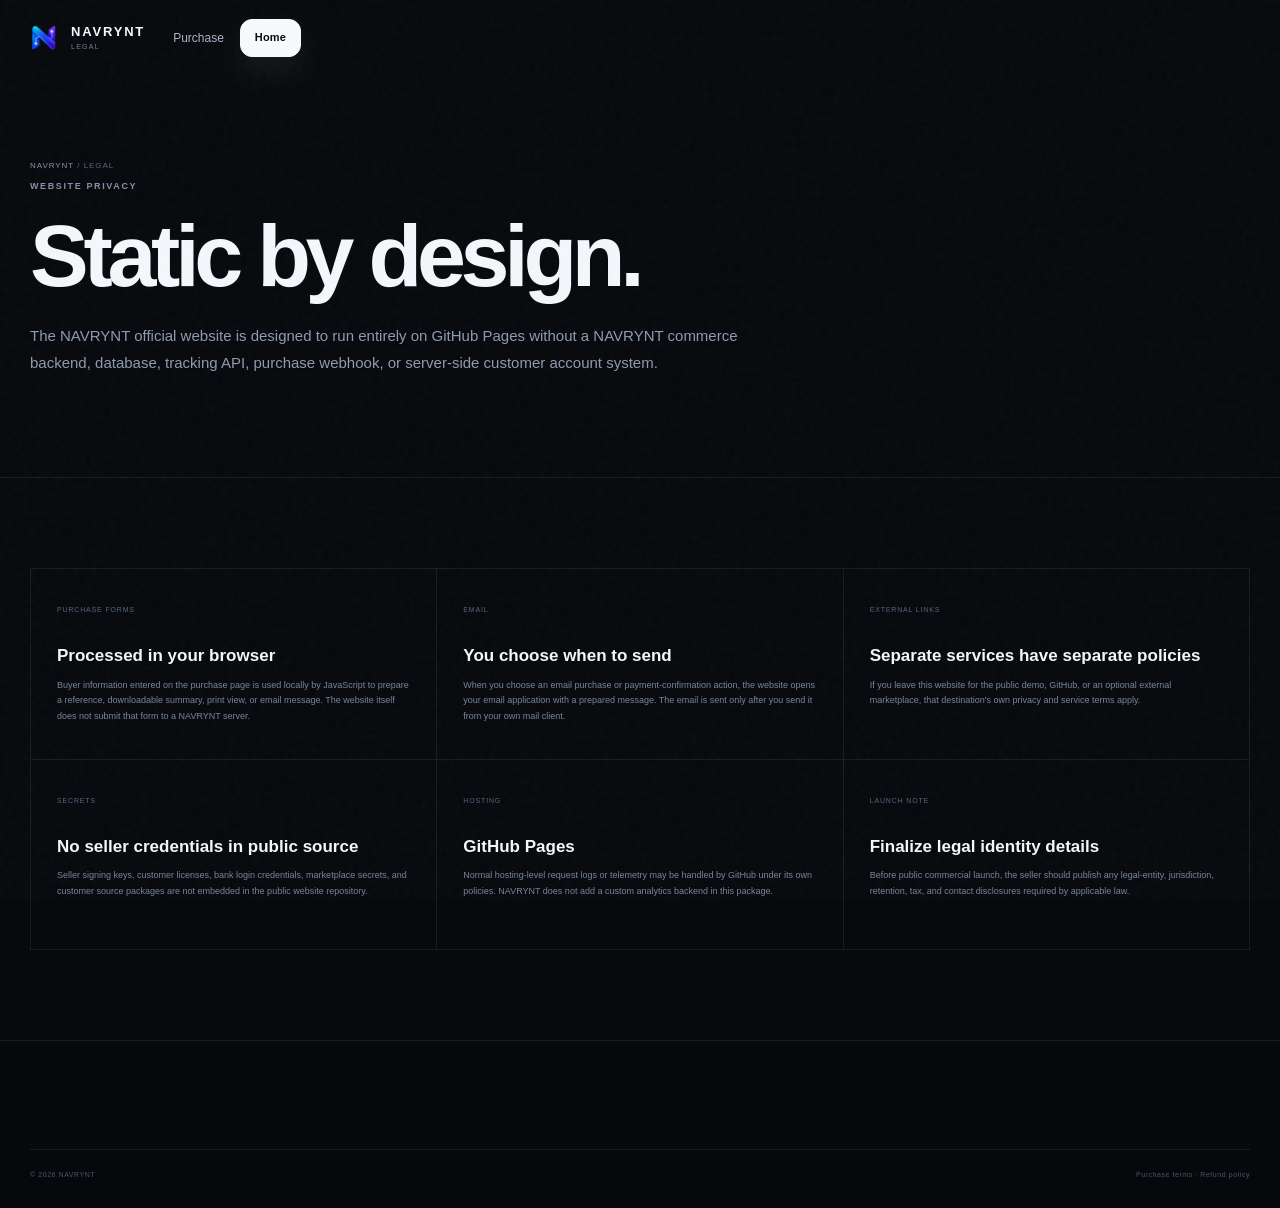
<file: site/legal/privacy.html>
<!doctype html>
<html lang="en" data-theme="dark">
<head><meta charset="utf-8"><meta name="viewport" content="width=device-width,initial-scale=1"><title>NAVRYNT Website Privacy</title><link rel="icon" href="../assets/brand/favicon.png"><link rel="stylesheet" href="../styles.css"><script src="../config.js" defer></script><script src="../app.js" defer></script></head>
<body><div class="noise"></div><header class="site-header scrolled"><div class="shell nav-shell"><a class="brand" href="../index.html"><img src="../assets/brand/navrynt-logo.png" alt=""><span><strong>NAVRYNT</strong><small>LEGAL</small></span></a><div class="nav-actions"><a class="text-link" href="../purchase.html">Purchase</a><a class="button button-primary button-sm" href="../index.html">Home</a></div></div></header>
<main><section class="inner-hero"><div class="shell"><div class="breadcrumb"><a href="../index.html">NAVRYNT</a> / LEGAL</div><span class="kicker">WEBSITE PRIVACY</span><h1>Static by design.</h1><p>The NAVRYNT official website is designed to run entirely on GitHub Pages without a NAVRYNT commerce backend, database, tracking API, purchase webhook, or server-side customer account system.</p></div></section>
<section class="content-section"><div class="shell"><div class="capability-table"><article><small>PURCHASE FORMS</small><h3>Processed in your browser</h3><p>Buyer information entered on the purchase page is used locally by JavaScript to prepare a reference, downloadable summary, print view, or email message. The website itself does not submit that form to a NAVRYNT server.</p></article><article><small>EMAIL</small><h3>You choose when to send</h3><p>When you choose an email purchase or payment-confirmation action, the website opens your email application with a prepared message. The email is sent only after you send it from your own mail client.</p></article><article><small>EXTERNAL LINKS</small><h3>Separate services have separate policies</h3><p>If you leave this website for the public demo, GitHub, or an optional external marketplace, that destination's own privacy and service terms apply.</p></article><article><small>SECRETS</small><h3>No seller credentials in public source</h3><p>Seller signing keys, customer licenses, bank login credentials, marketplace secrets, and customer source packages are not embedded in the public website repository.</p></article><article><small>HOSTING</small><h3>GitHub Pages</h3><p>Normal hosting-level request logs or telemetry may be handled by GitHub under its own policies. NAVRYNT does not add a custom analytics backend in this package.</p></article><article><small>LAUNCH NOTE</small><h3>Finalize legal identity details</h3><p>Before public commercial launch, the seller should publish any legal-entity, jurisdiction, retention, tax, and contact disclosures required by applicable law.</p></article></div></div></section></main>
<footer class="site-footer"><div class="shell footer-bottom"><span>© 2026 NAVRYNT</span><span><a href="terms.html">Purchase terms</a> · <a href="refund.html">Refund policy</a></span></div></footer></body></html>
</file>
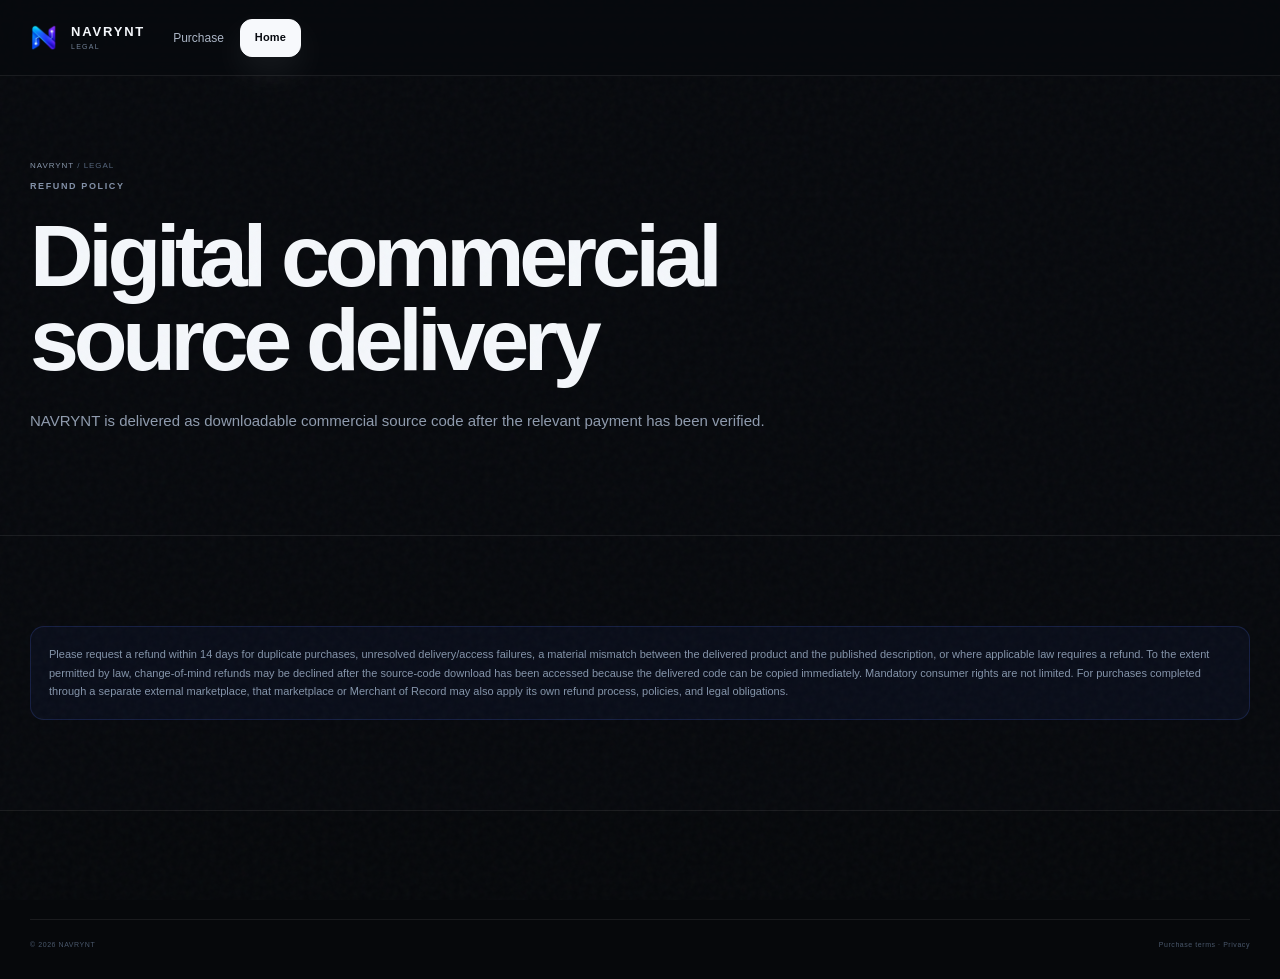
<file: site/legal/refund.html>
<!doctype html>
<html lang="en" data-theme="dark">
<head><meta charset="utf-8"><meta name="viewport" content="width=device-width,initial-scale=1"><title>NAVRYNT Refund Policy</title><link rel="icon" href="../assets/brand/favicon.png"><link rel="stylesheet" href="../styles.css"></head>
<body><div class="noise"></div><header class="site-header scrolled"><div class="shell nav-shell"><a class="brand" href="../index.html"><img src="../assets/brand/navrynt-logo.png" alt=""><span><strong>NAVRYNT</strong><small>LEGAL</small></span></a><div class="nav-actions"><a class="text-link" href="../purchase.html">Purchase</a><a class="button button-primary button-sm" href="../index.html">Home</a></div></div></header>
<main><section class="inner-hero"><div class="shell"><div class="breadcrumb"><a href="../index.html">NAVRYNT</a> / LEGAL</div><span class="kicker">REFUND POLICY</span><h1>Digital commercial source delivery</h1><p>NAVRYNT is delivered as downloadable commercial source code after the relevant payment has been verified.</p></div></section>
<section class="content-section"><div class="shell"><div class="notice" style="font-size:11px">Please request a refund within 14 days for duplicate purchases, unresolved delivery/access failures, a material mismatch between the delivered product and the published description, or where applicable law requires a refund. To the extent permitted by law, change-of-mind refunds may be declined after the source-code download has been accessed because the delivered code can be copied immediately. Mandatory consumer rights are not limited. For purchases completed through a separate external marketplace, that marketplace or Merchant of Record may also apply its own refund process, policies, and legal obligations.</div></div></section></main>
<footer class="site-footer"><div class="shell footer-bottom"><span>© 2026 NAVRYNT</span><span><a href="terms.html">Purchase terms</a> · <a href="privacy.html">Privacy</a></span></div></footer></body></html>
</file>
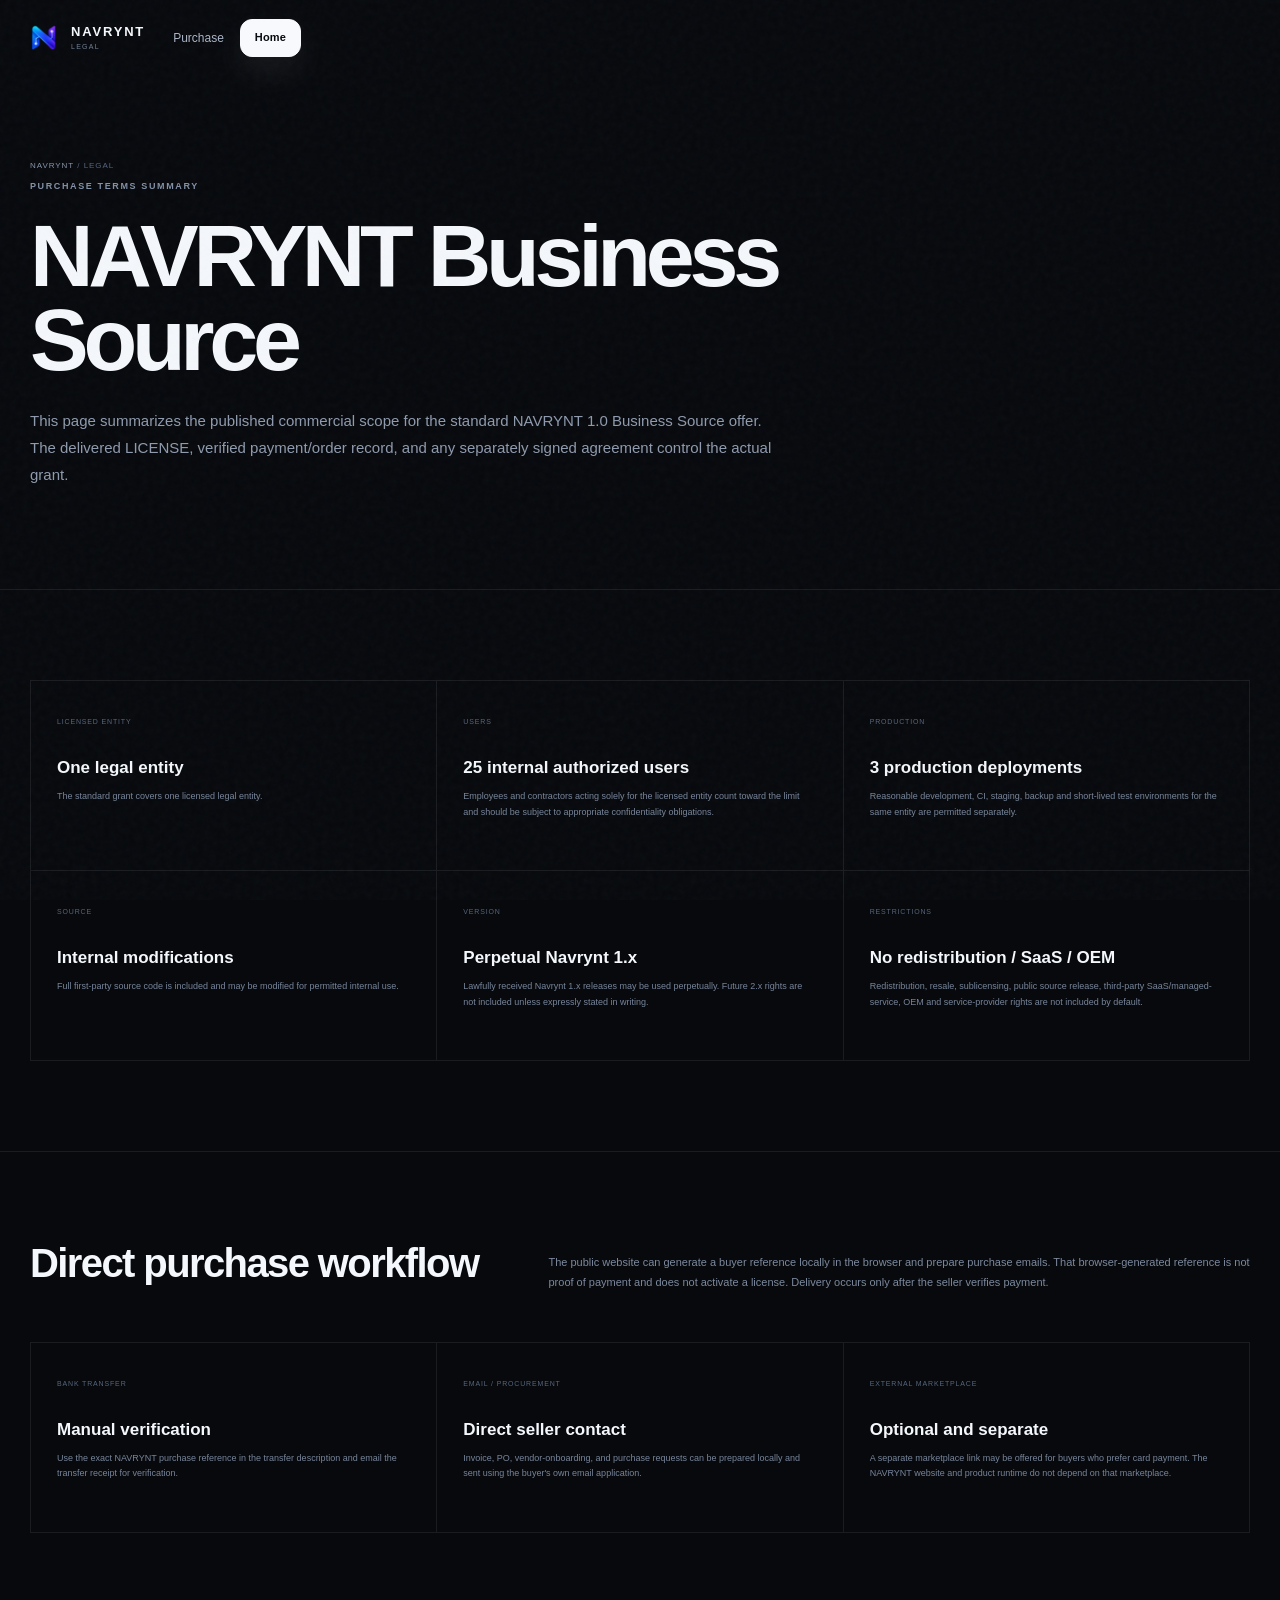
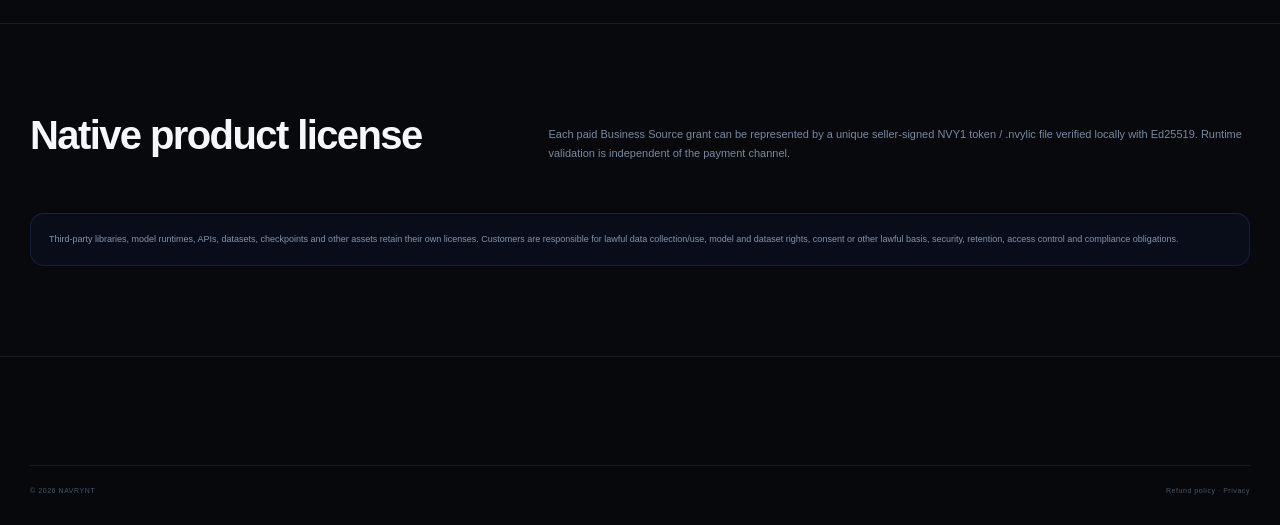
<file: site/legal/terms.html>
<!doctype html>
<html lang="en" data-theme="dark">
<head><meta charset="utf-8"><meta name="viewport" content="width=device-width,initial-scale=1"><title>NAVRYNT Purchase Terms</title><link rel="icon" href="../assets/brand/favicon.png"><link rel="stylesheet" href="../styles.css"><script src="../config.js" defer></script><script src="../app.js" defer></script></head>
<body><div class="noise"></div><header class="site-header scrolled"><div class="shell nav-shell"><a class="brand" href="../index.html"><img src="../assets/brand/navrynt-logo.png" alt=""><span><strong>NAVRYNT</strong><small>LEGAL</small></span></a><div class="nav-actions"><a class="text-link" href="../purchase.html">Purchase</a><a class="button button-primary button-sm" href="../index.html">Home</a></div></div></header>
<main><section class="inner-hero"><div class="shell"><div class="breadcrumb"><a href="../index.html">NAVRYNT</a> / LEGAL</div><span class="kicker">PURCHASE TERMS SUMMARY</span><h1>NAVRYNT Business Source</h1><p>This page summarizes the published commercial scope for the standard NAVRYNT 1.0 Business Source offer. The delivered LICENSE, verified payment/order record, and any separately signed agreement control the actual grant.</p></div></section>
<section class="content-section"><div class="shell"><div class="capability-table"><article><small>LICENSED ENTITY</small><h3>One legal entity</h3><p>The standard grant covers one licensed legal entity.</p></article><article><small>USERS</small><h3>25 internal authorized users</h3><p>Employees and contractors acting solely for the licensed entity count toward the limit and should be subject to appropriate confidentiality obligations.</p></article><article><small>PRODUCTION</small><h3>3 production deployments</h3><p>Reasonable development, CI, staging, backup and short-lived test environments for the same entity are permitted separately.</p></article><article><small>SOURCE</small><h3>Internal modifications</h3><p>Full first-party source code is included and may be modified for permitted internal use.</p></article><article><small>VERSION</small><h3>Perpetual Navrynt 1.x</h3><p>Lawfully received Navrynt 1.x releases may be used perpetually. Future 2.x rights are not included unless expressly stated in writing.</p></article><article><small>RESTRICTIONS</small><h3>No redistribution / SaaS / OEM</h3><p>Redistribution, resale, sublicensing, public source release, third-party SaaS/managed-service, OEM and service-provider rights are not included by default.</p></article></div></div></section>
<section class="content-section"><div class="shell"><div class="content-head"><h2>Direct purchase workflow</h2><p>The public website can generate a buyer reference locally in the browser and prepare purchase emails. That browser-generated reference is not proof of payment and does not activate a license. Delivery occurs only after the seller verifies payment.</p></div><div class="capability-table"><article><small>BANK TRANSFER</small><h3>Manual verification</h3><p>Use the exact NAVRYNT purchase reference in the transfer description and email the transfer receipt for verification.</p></article><article><small>EMAIL / PROCUREMENT</small><h3>Direct seller contact</h3><p>Invoice, PO, vendor-onboarding, and purchase requests can be prepared locally and sent using the buyer's own email application.</p></article><article><small>EXTERNAL MARKETPLACE</small><h3>Optional and separate</h3><p>A separate marketplace link may be offered for buyers who prefer card payment. The NAVRYNT website and product runtime do not depend on that marketplace.</p></article></div></div></section>
<section class="content-section"><div class="shell"><div class="content-head"><h2>Native product license</h2><p>Each paid Business Source grant can be represented by a unique seller-signed NVY1 token / .nvylic file verified locally with Ed25519. Runtime validation is independent of the payment channel.</p></div><div class="notice">Third-party libraries, model runtimes, APIs, datasets, checkpoints and other assets retain their own licenses. Customers are responsible for lawful data collection/use, model and dataset rights, consent or other lawful basis, security, retention, access control and compliance obligations.</div></div></section></main>
<footer class="site-footer"><div class="shell footer-bottom"><span>© 2026 NAVRYNT</span><span><a href="refund.html">Refund policy</a> · <a href="privacy.html">Privacy</a></span></div></footer></body></html>
</file>
<file: site/styles.css>
:root{
  --bg:#07090d;--bg-2:#0a0d12;--panel:#0d1118;--panel-2:#101722;--ink:#f4f7fb;--muted:#8d98a9;--muted-2:#667286;
  --line:rgba(255,255,255,.08);--line-strong:rgba(255,255,255,.14);--blue:#5577ff;--cyan:#30d7ff;--cyan-2:#9aecff;
  --green:#71e7c1;--shadow:0 40px 120px rgba(0,0,0,.42);--radius:24px;--radius-sm:16px;--shell:min(1220px,calc(100vw - 48px));
  --ease:cubic-bezier(.2,.75,.2,1);--ease-out:cubic-bezier(.16,1,.3,1)
}
*{box-sizing:border-box}html{scroll-behavior:smooth;background:var(--bg)}body{margin:0;background:var(--bg);color:var(--ink);font-family:Inter,ui-sans-serif,-apple-system,BlinkMacSystemFont,"Segoe UI",sans-serif;line-height:1.5;overflow-x:hidden}body::before{content:"";position:fixed;inset:0;pointer-events:none;background:radial-gradient(800px 520px at 78% 8%,rgba(55,99,255,.09),transparent 68%),radial-gradient(700px 460px at 20% 30%,rgba(48,215,255,.045),transparent 74%);z-index:-2}.noise{position:fixed;inset:0;pointer-events:none;opacity:.035;z-index:50;background-image:url("data:image/svg+xml,%3Csvg viewBox='0 0 180 180' xmlns='http://www.w3.org/2000/svg'%3E%3Cfilter id='n'%3E%3CfeTurbulence type='fractalNoise' baseFrequency='.8' numOctaves='4' stitchTiles='stitch'/%3E%3C/filter%3E%3Crect width='100%25' height='100%25' filter='url(%23n)' opacity='.9'/%3E%3C/svg%3E")}a{color:inherit;text-decoration:none}button,input,textarea,select{font:inherit}.shell{width:var(--shell);margin:auto}.section-pad{padding:132px 0}.section-pad-sm{padding:40px 0 120px}.sr-only{position:absolute;width:1px;height:1px;padding:0;margin:-1px;overflow:hidden;clip:rect(0,0,0,0);white-space:nowrap;border:0}.skip-link{position:fixed;left:16px;top:-60px;background:#fff;color:#000;padding:10px 14px;border-radius:10px;z-index:1000}.skip-link:focus{top:16px}.page-progress{position:fixed;left:0;top:0;width:100%;height:2px;z-index:1001;background:transparent}.page-progress span{display:block;height:100%;width:0;background:linear-gradient(90deg,var(--blue),var(--cyan));box-shadow:0 0 18px rgba(48,215,255,.6)}

.site-header{position:fixed;top:0;left:0;right:0;z-index:100;height:76px;border-bottom:1px solid transparent;transition:background .35s,border-color .35s,backdrop-filter .35s}.site-header.scrolled{background:rgba(7,9,13,.78);border-color:var(--line);backdrop-filter:blur(24px)}.nav-shell{height:100%;display:flex;align-items:center;gap:28px}.brand{display:flex;align-items:center;gap:11px;min-width:max-content}.brand img{width:30px;height:30px;object-fit:contain}.brand span{display:flex;flex-direction:column;line-height:1.05}.brand strong{font-size:13px;letter-spacing:.14em}.brand small{font-size:7px;color:#718096;letter-spacing:.18em;margin-top:5px}.primary-nav{margin-left:auto;display:flex;align-items:center;gap:27px}.primary-nav a,.text-link{font-size:12px;color:#abb5c5;transition:color .2s}.primary-nav a:hover,.text-link:hover{color:#fff}.nav-actions{display:flex;align-items:center;gap:16px}.button{display:inline-flex;align-items:center;justify-content:center;gap:12px;border:1px solid var(--line-strong);border-radius:12px;font-size:12px;font-weight:700;letter-spacing:.015em;transition:transform .25s var(--ease-out),border-color .25s,background .25s,color .25s;cursor:pointer;min-height:44px;padding:0 18px}.button:hover{transform:translateY(-2px)}.button-primary{background:#f7f9fc;color:#080b10;border-color:#f7f9fc;box-shadow:0 14px 35px rgba(255,255,255,.08)}.button-primary:hover{background:#fff;box-shadow:0 18px 42px rgba(255,255,255,.12)}.button-ghost{background:rgba(255,255,255,.02);color:#ecf3ff}.button-ghost:hover{border-color:rgba(48,215,255,.3);background:rgba(48,215,255,.04)}.button-sm{min-height:38px;padding:0 14px;font-size:11px}.button-lg{min-height:52px;padding:0 22px}.button-lg span{font-size:10px;opacity:.65}.button-wide{width:100%;min-height:54px}.menu-button{display:none;background:none;border:0;padding:8px}.menu-button>span{display:block;width:20px;height:1px;background:#fff;margin:5px 0}

.hero{padding-top:164px;position:relative;overflow:hidden}.hero-backdrop{position:absolute;right:-260px;top:-280px;width:900px;height:900px;opacity:.36;pointer-events:none}.hero-backdrop::before{content:"";position:absolute;inset:15%;border-radius:50%;background:radial-gradient(circle,rgba(68,103,255,.16),rgba(48,215,255,.04) 32%,transparent 68%);filter:blur(20px)}.hero-orbit{position:absolute;border:1px solid rgba(126,150,255,.12);border-radius:50%;animation:orbit 34s linear infinite}.orbit-a{inset:10%}.orbit-b{inset:26%;animation-duration:22s;animation-direction:reverse}@keyframes orbit{to{transform:rotate(360deg)}}.hero-grid{display:grid;grid-template-columns:.92fr 1.08fr;gap:68px;align-items:center}.eyebrow,.kicker{display:inline-flex;align-items:center;gap:9px;font-size:9px;font-weight:800;letter-spacing:.18em;color:#8391a8}.eyebrow i{width:6px;height:6px;border-radius:50%;background:var(--green);box-shadow:0 0 16px rgba(113,231,193,.6)}.hero h1{font-size:clamp(56px,6vw,90px);line-height:.94;letter-spacing:-.065em;margin:25px 0 30px;font-weight:650}.hero h1 em{font-style:normal;background:linear-gradient(100deg,#f3f7ff 8%,#8ca9ff 55%,#8fe8ff);-webkit-background-clip:text;background-clip:text;color:transparent}.hero-lede{font-size:17px;line-height:1.75;color:#a4afbf;max-width:660px}.hero-actions{display:flex;flex-wrap:wrap;gap:12px;margin:34px 0 30px}.hero-facts{display:flex;flex-wrap:wrap;gap:10px 13px;align-items:center;color:#758195;font-size:9px;letter-spacing:.08em;text-transform:uppercase}.hero-facts i{width:3px;height:3px;background:#41506a;border-radius:50%}.hero-visual{position:relative;perspective:1200px}.visual-frame{overflow:hidden;border-radius:22px;border:1px solid rgba(255,255,255,.1);background:#0b0f16;box-shadow:0 50px 120px rgba(0,0,0,.56),0 0 0 1px rgba(77,112,255,.03) inset;transform:rotateY(-2deg) rotateX(1deg);transition:transform .5s var(--ease-out)}.visual-frame img{display:block;width:100%;aspect-ratio:16/10;object-fit:cover}.visual-topbar{height:42px;border-bottom:1px solid var(--line);display:flex;align-items:center;padding:0 14px;gap:6px;background:#0a0e14}.visual-topbar>span{width:7px;height:7px;border-radius:50%;background:#263041}.visual-topbar b{margin-left:10px;font-size:9px;color:#7f8ba0;font-weight:600}.visual-topbar small{margin-left:auto;font-size:7px;color:#5c6b82;letter-spacing:.12em}.visual-reflection{position:absolute;inset:0;background:linear-gradient(118deg,rgba(255,255,255,.04),transparent 28%,transparent 72%,rgba(255,255,255,.015));pointer-events:none}.floating-proof{position:absolute;width:190px;background:rgba(11,16,24,.88);border:1px solid rgba(255,255,255,.09);backdrop-filter:blur(18px);border-radius:15px;padding:15px 16px;box-shadow:0 22px 60px rgba(0,0,0,.32);animation:float 7s ease-in-out infinite}.floating-proof small{display:block;color:#58677d;font-size:7px;letter-spacing:.15em}.floating-proof strong{display:block;font-size:12px;margin:7px 0 4px}.floating-proof span{display:block;color:#748198;font-size:8px;line-height:1.55}.proof-a{left:-46px;bottom:30px}.proof-b{right:-26px;top:52px;animation-delay:-3.2s}@keyframes float{50%{transform:translateY(-8px)}}

.trust-strip{border-top:1px solid var(--line);border-bottom:1px solid var(--line);background:#080b10}.trust-grid{display:grid;grid-template-columns:repeat(4,1fr)}.trust-grid article{padding:30px 26px;border-right:1px solid var(--line)}.trust-grid article:first-child{border-left:1px solid var(--line)}.trust-grid strong{font-size:11px;display:block;margin-bottom:7px}.trust-grid span{font-size:9px;color:#6f7d91;line-height:1.6;display:block}

.editorial-grid,.section-head{display:grid;grid-template-columns:1.08fr .92fr;gap:110px;align-items:start}.editorial-grid h2,.section-head h2,.media-head h2{font-size:clamp(42px,5vw,68px);line-height:1.02;letter-spacing:-.05em;margin:16px 0 0;font-weight:620}.editorial-grid p,.section-head p,.media-head p{color:#8e9aab;font-size:15px;line-height:1.8;margin:4px 0 20px}.inline-link{display:inline-block;font-size:11px;font-weight:700;color:#cbd6e8;border-bottom:1px solid rgba(255,255,255,.18);padding-bottom:4px;transition:color .2s,border-color .2s}.inline-link:hover{color:var(--cyan-2);border-color:rgba(48,215,255,.45)}

.ledger-grid{display:grid;grid-template-columns:repeat(3,1fr);border-top:1px solid var(--line);border-left:1px solid var(--line)}.ledger-card{min-height:270px;padding:30px;border-right:1px solid var(--line);border-bottom:1px solid var(--line);position:relative;overflow:hidden;background:linear-gradient(180deg,rgba(255,255,255,.014),transparent)}.ledger-card::after{content:"";position:absolute;width:180px;height:180px;right:-110px;bottom:-120px;border-radius:50%;background:radial-gradient(circle,rgba(69,100,255,.09),transparent 70%);opacity:0;transition:opacity .35s}.ledger-card:hover::after{opacity:1}.ledger-card>span{font-size:8px;color:#4f5f75;letter-spacing:.18em}.ledger-card h3{font-size:24px;margin:48px 0 12px;letter-spacing:-.03em}.ledger-card p{font-size:11px;line-height:1.75;color:#7e8b9f;max-width:340px}.chips{display:flex;flex-wrap:wrap;gap:6px;margin-top:22px}.chips b{font-size:7px;font-weight:700;color:#708098;border:1px solid var(--line);border-radius:999px;padding:5px 8px;background:rgba(255,255,255,.01)}

.product-story{background:#080b10;border-top:1px solid var(--line);border-bottom:1px solid var(--line)}.story-shell{display:grid;grid-template-columns:.78fr 1.22fr;gap:84px;align-items:start}.story-copy>.kicker{margin-bottom:18px}.story-copy>h2{font-size:44px;line-height:1.06;letter-spacing:-.045em;margin:0 0 36px;max-width:500px}.story-steps{display:flex;flex-direction:column;border-top:1px solid var(--line)}.story-step{appearance:none;width:100%;border:0;border-bottom:1px solid var(--line);background:transparent;color:inherit;text-align:left;display:grid;grid-template-columns:40px 1fr;gap:14px;padding:20px 6px;cursor:pointer;transition:background .25s,padding .25s}.story-step:hover,.story-step.active{background:rgba(255,255,255,.018);padding-left:14px}.story-step>span{font-size:8px;color:#536179;margin-top:4px}.story-step strong{display:block;font-size:12px;margin-bottom:4px}.story-step small{font-size:9px;color:#68768b}.story-step.active strong{color:#dfe9ff}.story-step.active>span{color:var(--cyan)}.story-stage{position:sticky;top:116px;border:1px solid var(--line);border-radius:22px;background:#0b0f16;box-shadow:var(--shadow);overflow:hidden;transition:opacity .25s,transform .35s}.story-stage.switching{opacity:.45;transform:scale(.988)}.story-stage-head,.story-stage-foot{height:48px;display:flex;align-items:center;padding:0 16px;border-bottom:1px solid var(--line);font-size:8px;color:#6f7d92}.story-stage-head span{display:flex;align-items:center;gap:8px}.story-stage-head i{width:6px;height:6px;border-radius:50%;background:var(--green)}.story-stage-head b{font-size:9px;color:#b9c6d9}.story-stage-head small{margin-left:auto;letter-spacing:.13em}.story-image-wrap{padding:16px;background:linear-gradient(180deg,#0a0e14,#090c11)}.story-image-wrap img{display:block;width:100%;border-radius:12px;border:1px solid var(--line)}.story-stage-foot{border-top:1px solid var(--line);border-bottom:0;justify-content:space-between}.story-stage-foot strong{font-size:8px;color:#7f8da1}

.biometric-section{position:relative}.biometric-layout{display:grid;grid-template-columns:1fr 1fr;gap:34px;margin-top:64px;align-items:stretch}.biometric-media{border:1px solid var(--line);border-radius:22px;padding:12px;background:#0a0e14;position:relative;overflow:hidden}.biometric-media::before{content:"";position:absolute;inset:-30%;background:radial-gradient(circle at 45% 40%,rgba(48,215,255,.07),transparent 48%);pointer-events:none}.biometric-media img{width:100%;height:100%;object-fit:cover;border-radius:13px;position:relative}.bio-grid{display:grid;grid-template-columns:1fr 1fr;border-top:1px solid var(--line);border-left:1px solid var(--line)}.bio-grid article{padding:24px;border-right:1px solid var(--line);border-bottom:1px solid var(--line);min-height:180px}.bio-grid article>span{font-size:7px;color:#58687f;letter-spacing:.15em}.bio-grid h3{font-size:18px;margin:24px 0 8px}.bio-grid p{font-size:9px;color:#77859a;line-height:1.7}

.model-section{background:linear-gradient(180deg,#080b10,#07090d);border-top:1px solid var(--line);border-bottom:1px solid var(--line)}.model-grid{display:grid;grid-template-columns:.86fr 1.14fr;gap:70px;align-items:center}.model-copy h2{font-size:52px;line-height:1.02;letter-spacing:-.05em;margin:17px 0 24px}.model-copy>p{color:#8794a7;font-size:14px;line-height:1.8}.model-media{border:1px solid var(--line);border-radius:22px;padding:12px;background:#0a0e14;box-shadow:var(--shadow)}.model-media img{width:100%;display:block;border-radius:12px}.lifecycle{display:flex;align-items:center;gap:7px;margin-top:30px;flex-wrap:wrap}.lifecycle span{display:flex;align-items:center;gap:7px;font-size:8px;color:#7b899d}.lifecycle span b{font-size:7px;color:#c5d0e2;border:1px solid var(--line);border-radius:6px;padding:5px 6px}.lifecycle i{width:18px;height:1px;background:#273247}

.architecture-section{position:relative}.architecture-map{margin-top:64px;border:1px solid var(--line);border-radius:24px;background:#090d13;padding:30px;box-shadow:var(--shadow)}.arch-client,.arch-services{display:grid;grid-template-columns:1.15fr repeat(3,1fr);gap:8px}.arch-client>span,.arch-services>span{font-size:8px;letter-spacing:.14em;color:#58687e;display:flex;align-items:center}.arch-client>strong,.arch-services>strong,.arch-core>div{border:1px solid var(--line);background:#0c1119;border-radius:12px;padding:18px;font-size:10px;font-weight:650}.arch-line{height:72px;display:grid;grid-template-columns:1fr auto 1fr;align-items:center;gap:14px;color:#536278;font-size:8px}.arch-line i{height:1px;background:linear-gradient(90deg,transparent,#263247)}.arch-line i:last-child{background:linear-gradient(90deg,#263247,transparent)}.arch-line em{font-style:normal;letter-spacing:.08em;text-transform:uppercase}.arch-core{display:grid;grid-template-columns:.78fr repeat(4,1fr);gap:8px;padding:14px;border:1px solid rgba(82,116,255,.18);background:linear-gradient(135deg,rgba(63,92,255,.06),rgba(48,215,255,.025));border-radius:16px}.arch-core>span{font-size:8px;color:#8292aa;letter-spacing:.14em;display:flex;align-items:center}.arch-core>div strong{display:block;font-size:10px}.arch-core>div small{display:block;font-size:7px;color:#5f6f84;margin-top:6px}.source-included{margin-top:34px;border-top:1px solid var(--line);padding-top:26px}.source-included>span{font-size:8px;color:#57667c;letter-spacing:.15em}.source-columns{display:grid;grid-template-columns:repeat(4,1fr);gap:26px;margin-top:20px}.source-columns p{font-size:9px;color:#748297;line-height:1.7}.source-columns strong{display:block;color:#c2cedf;font-size:10px;margin-bottom:8px}

.media-section{background:#080b10;border-top:1px solid var(--line);border-bottom:1px solid var(--line)}.media-head{max-width:820px}.film-wrap{margin-top:52px;border:1px solid var(--line);border-radius:24px;overflow:hidden;background:#05070a;box-shadow:var(--shadow)}.film-chrome{height:46px;display:flex;align-items:center;gap:6px;padding:0 15px;border-bottom:1px solid var(--line);background:#0a0e14}.film-chrome>span{width:7px;height:7px;border-radius:50%;background:#253044}.film-chrome b{margin-left:8px;font-size:9px;color:#8491a5}.film-chrome small{margin-left:auto;font-size:8px;color:#536278}.film-wrap video{display:block;width:100%;aspect-ratio:16/9;background:#000}.gallery-head{display:flex;align-items:center;justify-content:space-between;margin-top:46px}.gallery-head h3{font-size:17px}.gallery-head button{width:38px;height:38px;border-radius:10px;border:1px solid var(--line);background:#0b1017;color:#c8d3e4;cursor:pointer;margin-left:6px}.gallery-rail{display:flex;gap:18px;overflow:auto;padding:22px max(24px,calc((100vw - 1220px)/2)) 12px;scrollbar-width:none;scroll-snap-type:x proximity}.gallery-rail::-webkit-scrollbar{display:none}.gallery-card{flex:0 0 min(520px,76vw);border:1px solid var(--line);border-radius:18px;background:#0b0f15;padding:10px;cursor:pointer;color:inherit;text-align:left;scroll-snap-align:start;transition:transform .28s var(--ease-out),border-color .28s}.gallery-card:hover{transform:translateY(-5px);border-color:rgba(107,132,255,.28)}.gallery-card img{display:block;width:100%;border-radius:11px}.gallery-card span{display:block;font-size:9px;color:#8190a4;padding:10px 4px 2px}

.split-showcase{display:grid;grid-template-columns:1.05fr .95fr;gap:70px;align-items:center;margin-bottom:116px}.split-showcase.reverse{grid-template-columns:.95fr 1.05fr}.showcase-media{border:1px solid var(--line);border-radius:22px;padding:11px;background:#0a0e14}.showcase-media img{display:block;width:100%;border-radius:12px}.showcase-copy h2{font-size:46px;line-height:1.04;letter-spacing:-.045em;margin:16px 0 22px}.showcase-copy p{font-size:13px;color:#8491a4;line-height:1.8}.stack-list{display:grid;grid-template-columns:1fr 1fr;gap:8px;margin-top:28px}.stack-list span{border:1px solid var(--line);border-radius:10px;padding:11px 12px;font-size:8px;color:#718198;background:#090d13}

.license-section{background:#080b10;border-top:1px solid var(--line);border-bottom:1px solid var(--line)}.license-grid{display:grid;grid-template-columns:.88fr 1.12fr;gap:70px;align-items:center}.license-copy h2{font-size:52px;line-height:1.02;letter-spacing:-.05em;margin:18px 0 22px}.license-copy p{font-size:13px;color:#8390a4;line-height:1.82}.license-copy code{font-size:11px;color:#c4d3ff;background:#0d1422;border:1px solid var(--line);border-radius:6px;padding:2px 5px}.license-facts{display:grid;grid-template-columns:1fr 1fr;border-top:1px solid var(--line);border-left:1px solid var(--line);margin-top:30px}.license-facts span{padding:15px;border-right:1px solid var(--line);border-bottom:1px solid var(--line);font-size:9px;color:#8592a5}.license-facts b{display:block;font-size:7px;color:#54647a;margin-bottom:5px;text-transform:uppercase;letter-spacing:.12em}.license-media{border:1px solid var(--line);border-radius:22px;padding:11px;background:#0a0e14}.license-media img{display:block;width:100%;border-radius:12px}

.pricing-grid{display:grid;grid-template-columns:.92fr 1.08fr;gap:110px;align-items:center}.pricing-copy h2{font-size:58px;line-height:1.01;letter-spacing:-.055em;margin:16px 0 22px}.pricing-copy>p{font-size:14px;line-height:1.8;color:#8794a7;max-width:540px}.purchase-methods{display:grid;gap:8px;margin-top:30px}.purchase-methods span{padding:13px 14px;border-left:2px solid #273854;background:linear-gradient(90deg,rgba(71,105,255,.05),transparent);font-size:9px;color:#7f8da1}.price-card{border:1px solid var(--line-strong);border-radius:26px;padding:34px;background:linear-gradient(160deg,#0d121a,#090c12 65%);box-shadow:var(--shadow);position:relative;overflow:hidden}.price-card::before{content:"";position:absolute;width:350px;height:350px;right:-180px;top:-180px;border-radius:50%;background:radial-gradient(circle,rgba(76,104,255,.12),transparent 68%)}.price-top{display:flex;justify-content:space-between;align-items:center;font-size:8px;letter-spacing:.14em;color:#7c8a9f}.price-top small{color:#536177}.price{display:flex;align-items:flex-start;gap:6px;margin:26px 0 30px;position:relative}.price sup{font-size:18px;color:#9eabbc;margin-top:11px}.price strong{font-size:72px;line-height:.9;letter-spacing:-.06em}.price em{font-size:9px;color:#596980;font-style:normal;align-self:flex-end;margin-bottom:7px}.price-card ul{list-style:none;padding:0;margin:0 0 28px;border-top:1px solid var(--line)}.price-card li{font-size:9px;color:#8a98ac;padding:11px 0;border-bottom:1px solid var(--line);display:flex;gap:10px}.price-card li::before{content:"✓";color:var(--green)}.price-note{display:block;color:#536177;font-size:7px;line-height:1.6;margin-top:15px}

.faq-grid{display:grid;grid-template-columns:.62fr 1.38fr;gap:110px}.faq-title h2{font-size:48px;line-height:1.02;letter-spacing:-.045em}.faq-list{border-top:1px solid var(--line)}.faq-list details{border-bottom:1px solid var(--line);padding:0 4px}.faq-list summary{list-style:none;cursor:pointer;padding:22px 0;font-size:12px;font-weight:650;display:flex;justify-content:space-between}.faq-list summary::-webkit-details-marker{display:none}.faq-list summary::after{content:"+";color:#68788f;font-size:18px;font-weight:300}.faq-list details[open] summary::after{content:"−"}.faq-list p{font-size:10px;color:#7b899d;line-height:1.8;margin:0 0 22px;max-width:760px}.final-card{border:1px solid var(--line);border-radius:28px;padding:50px;display:flex;align-items:flex-end;justify-content:space-between;gap:40px;background:linear-gradient(135deg,rgba(71,98,255,.08),rgba(48,215,255,.02) 48%,#0a0d13)}.final-card h2{font-size:48px;line-height:1.02;letter-spacing:-.05em;margin:15px 0}.final-card p{font-size:11px;color:#7b899e}.final-actions{display:flex;gap:10px;flex-wrap:wrap;justify-content:flex-end}

.site-footer{border-top:1px solid var(--line);padding:60px 0 28px;background:#06080b}.footer-grid{display:grid;grid-template-columns:1.5fr repeat(3,.7fr);gap:52px}.footer-brand{margin-bottom:17px}.footer-grid>div>p{max-width:350px;color:#647186;font-size:9px;line-height:1.7}.footer-grid>div:not(:first-child){display:flex;flex-direction:column;gap:11px}.footer-grid>div>strong{font-size:8px;letter-spacing:.14em;color:#8090a5;margin-bottom:5px}.footer-grid>div>a{font-size:9px;color:#667489}.footer-grid>div>a:hover{color:#d4dded}.footer-bottom{border-top:1px solid var(--line);margin-top:48px;padding-top:20px;display:flex;justify-content:space-between;color:#49576b;font-size:7px;letter-spacing:.08em}.image-dialog{width:min(1100px,94vw);background:#080b10;border:1px solid var(--line);border-radius:18px;padding:12px;color:#fff;box-shadow:var(--shadow)}.image-dialog::backdrop{background:rgba(0,0,0,.82);backdrop-filter:blur(9px)}.image-dialog img{display:block;width:100%;border-radius:10px}.dialog-close{position:absolute;right:18px;top:18px;width:38px;height:38px;border-radius:50%;border:1px solid rgba(255,255,255,.16);background:rgba(0,0,0,.6);color:#fff;font-size:22px;cursor:pointer}.toast{position:fixed;right:22px;bottom:22px;padding:12px 15px;border-radius:11px;background:#101722;border:1px solid var(--line-strong);color:#cbd7e8;font-size:9px;opacity:0;transform:translateY(10px);pointer-events:none;transition:.25s;z-index:500}.toast.show{opacity:1;transform:none}

.reveal{opacity:0;transform:translateY(18px);transition:opacity .75s var(--ease-out),transform .75s var(--ease-out)}.reveal.visible{opacity:1;transform:none}.reveal-delay-1{transition-delay:.1s}.stagger-group>*{opacity:0;transform:translateY(13px);transition:opacity .6s var(--ease-out),transform .6s var(--ease-out)}.stagger-group.visible>*{opacity:1;transform:none}.stagger-group.visible>*:nth-child(2){transition-delay:.05s}.stagger-group.visible>*:nth-child(3){transition-delay:.1s}.stagger-group.visible>*:nth-child(4){transition-delay:.15s}.stagger-group.visible>*:nth-child(5){transition-delay:.2s}.stagger-group.visible>*:nth-child(6){transition-delay:.25s}

/* Shared inner-page system */
.inner-hero{padding:160px 0 86px;border-bottom:1px solid var(--line);position:relative;overflow:hidden}.inner-hero h1{font-size:clamp(54px,7vw,88px);line-height:.96;letter-spacing:-.06em;margin:18px 0 24px;max-width:950px}.inner-hero p{max-width:760px;color:#8f9bae;font-size:15px;line-height:1.8}.breadcrumb{font-size:8px;color:#53647b;letter-spacing:.12em;text-transform:uppercase}.breadcrumb a{color:#8796aa}.content-section{padding:90px 0}.content-section+.content-section{border-top:1px solid var(--line)}.content-head{display:grid;grid-template-columns:.78fr 1.22fr;gap:70px;margin-bottom:38px}.content-head h2{font-size:40px;line-height:1.05;letter-spacing:-.04em;margin:0}.content-head p{font-size:11px;color:#7c899d;line-height:1.8}.capability-table{display:grid;grid-template-columns:repeat(3,1fr);border-top:1px solid var(--line);border-left:1px solid var(--line)}.capability-table article{padding:26px;border-right:1px solid var(--line);border-bottom:1px solid var(--line);min-height:190px}.capability-table small{font-size:7px;color:#56667d;letter-spacing:.12em}.capability-table h3{font-size:17px;margin:24px 0 9px}.capability-table p{font-size:9px;line-height:1.7;color:#77859a}.code-panel{background:#070a0f;border:1px solid var(--line);border-radius:18px;padding:20px;overflow:auto;color:#9db0c9;font:10px/1.8 ui-monospace,SFMono-Regular,Menlo,monospace}.notice{border:1px solid rgba(83,115,255,.18);background:rgba(67,97,255,.05);border-radius:14px;padding:18px;color:#8494aa;font-size:9px;line-height:1.7}.comparison-table{width:100%;border-collapse:collapse;border:1px solid var(--line);font-size:9px}.comparison-table th,.comparison-table td{text-align:left;padding:14px 16px;border-bottom:1px solid var(--line);border-right:1px solid var(--line)}.comparison-table th{background:#0b1017;color:#a8b6c9;font-size:8px}.comparison-table td{color:#79879b}.comparison-table td.yes{color:var(--green)}

/* Purchase */
.purchase-layout{display:grid;grid-template-columns:.78fr 1.22fr;gap:60px;align-items:start}.purchase-summary{position:sticky;top:112px;border:1px solid var(--line);border-radius:22px;padding:28px;background:#0b0f15}.purchase-summary img{width:100%;border-radius:13px;border:1px solid var(--line);margin-bottom:20px}.purchase-summary h2{font-size:26px;letter-spacing:-.03em;margin:0 0 8px}.purchase-summary p{font-size:9px;color:#748298;line-height:1.7}.purchase-price{font-size:42px;letter-spacing:-.04em;margin:24px 0}.purchase-price small{font-size:8px;color:#627087;letter-spacing:.1em}.field-grid{display:grid;grid-template-columns:1fr 1fr;gap:13px;margin-top:24px}.field{display:flex;flex-direction:column;gap:7px}.field.full{grid-column:1/-1}.field label{font-size:8px;color:#7d8a9e}.field input,.field textarea,.field select{width:100%;border:1px solid var(--line);background:#090d13;color:#dce5f3;border-radius:10px;padding:12px 13px;font-size:10px;outline:none;transition:border-color .2s}.field input:focus,.field textarea:focus,.field select:focus{border-color:rgba(83,116,255,.48)}.field textarea{min-height:110px;resize:vertical}.form-actions{display:flex;align-items:center;gap:12px;margin-top:18px}.form-status{font-size:8px;color:#78879a}.purchase-option-card{border:1px solid var(--line);border-radius:16px;padding:20px;margin-top:18px;background:#0a0e14}.purchase-option-card strong{font-size:12px}.purchase-option-card p{font-size:9px;color:#718096;line-height:1.7}.bank-details{display:grid;grid-template-columns:1fr 1fr;border-top:1px solid var(--line);border-left:1px solid var(--line);margin-top:18px}.bank-details span{padding:13px;border-right:1px solid var(--line);border-bottom:1px solid var(--line);font-size:9px}.bank-details b{display:block;color:#596980;font-size:7px;margin-bottom:5px}

/* Admin */


@media(max-width:1050px){.hero-grid,.biometric-layout,.model-grid,.license-grid,.pricing-grid,.split-showcase,.split-showcase.reverse,.purchase-layout{grid-template-columns:1fr}.hero-grid{gap:54px}.hero-copy{max-width:800px}.floating-proof{display:none}.story-shell{grid-template-columns:1fr}.story-stage{position:relative;top:auto}.editorial-grid,.section-head{gap:50px}.ledger-grid{grid-template-columns:repeat(2,1fr)}.source-columns{grid-template-columns:1fr 1fr}.architecture-map{overflow:auto}.arch-client,.arch-services,.arch-core{min-width:880px}.purchase-summary{position:relative;top:auto}.footer-grid{grid-template-columns:1fr 1fr}}
@media(max-width:760px){:root{--shell:min(100% - 28px,1220px)}.section-pad{padding:92px 0}.section-pad-sm{padding:20px 0 90px}.site-header{height:66px}.primary-nav{position:absolute;left:14px;right:14px;top:70px;background:#0a0e14;border:1px solid var(--line);border-radius:14px;padding:14px;display:none;flex-direction:column;align-items:stretch;gap:0;box-shadow:var(--shadow)}.primary-nav.open{display:flex}.primary-nav a{padding:12px}.menu-button{display:block;margin-left:auto}.nav-actions .text-link{display:none}.brand small{display:none}.hero{padding-top:124px}.hero h1{font-size:54px}.hero-lede{font-size:14px}.hero-actions{flex-direction:column}.button-lg{width:100%}.hero-facts{display:grid;grid-template-columns:1fr 1fr}.hero-facts i{display:none}.trust-grid{grid-template-columns:1fr 1fr}.trust-grid article:nth-child(3){border-left:1px solid var(--line)}.editorial-grid,.section-head,.faq-grid,.content-head{grid-template-columns:1fr;gap:28px}.editorial-grid h2,.section-head h2,.media-head h2{font-size:42px}.ledger-grid{grid-template-columns:1fr}.story-copy>h2,.model-copy h2,.showcase-copy h2,.license-copy h2,.pricing-copy h2,.final-card h2{font-size:40px}.bio-grid{grid-template-columns:1fr}.biometric-media{min-height:300px}.lifecycle i{display:none}.source-columns{grid-template-columns:1fr}.stack-list{grid-template-columns:1fr}.price-card{padding:24px}.price strong{font-size:58px}.final-card{padding:30px;align-items:flex-start;flex-direction:column}.final-actions{width:100%}.final-actions .button{width:100%}.footer-grid{grid-template-columns:1fr 1fr;gap:38px}.footer-grid>div:first-child{grid-column:1/-1}.footer-bottom{flex-direction:column;gap:7px}.capability-table{grid-template-columns:1fr}.field-grid{grid-template-columns:1fr}.field.full{grid-column:auto}.bank-details{grid-template-columns:1fr}}
@media(prefers-reduced-motion:reduce){html{scroll-behavior:auto}.hero-orbit,.floating-proof{animation:none}.reveal,.stagger-group>*,.visual-frame,.button,.gallery-card{transition:none!important}.reveal,.stagger-group>*{opacity:1;transform:none}}

/* ===== Static direct-purchase system (GitHub Pages only) ===== */
.purchase-hero::after{content:"";position:absolute;inset:auto -12vw -22vw auto;width:48vw;height:48vw;border-radius:50%;background:radial-gradient(circle,rgba(74,105,255,.10),transparent 70%);pointer-events:none}.purchase-center-section{background:linear-gradient(180deg,#07090d,#080b10 58%,#07090d)}.static-commerce-badge{display:flex;align-items:center;gap:8px;margin-top:18px;padding-top:16px;border-top:1px solid var(--line);font-size:8px;color:#73839a;letter-spacing:.04em}.static-commerce-badge i{width:7px;height:7px;border-radius:50%;background:var(--green);box-shadow:0 0 15px rgba(113,231,193,.42)}.direct-purchase-heading{margin-bottom:22px}.direct-purchase-heading h2{font-size:44px;line-height:1;letter-spacing:-.045em;margin:8px 0 14px}.direct-purchase-heading p{max-width:760px;font-size:10px;line-height:1.8;color:#7e8c9f}.eyebrow-index{display:block;font-size:7px;letter-spacing:.18em;color:#5d6c82;text-transform:uppercase}.purchase-flow-steps{display:grid;grid-template-columns:repeat(4,1fr);border:1px solid var(--line);border-radius:16px;overflow:hidden;margin:26px 0 18px;background:linear-gradient(180deg,#0a0f16,#090d13)}.purchase-flow-steps>div{padding:18px 16px;min-height:122px;border-right:1px solid var(--line)}.purchase-flow-steps>div:last-child{border-right:0}.purchase-flow-steps span{font:700 8px/1 ui-monospace,SFMono-Regular,Menlo,monospace;color:#52637b}.purchase-flow-steps strong{display:block;font-size:11px;margin:18px 0 8px}.purchase-flow-steps small{font-size:8px;line-height:1.55;color:#66758a}.bank-state-card{display:grid;grid-template-columns:auto 1fr;gap:15px;align-items:start;margin-bottom:22px}.bank-state-card[data-ready="true"]{border-color:rgba(113,231,193,.18);background:rgba(113,231,193,.035)}.bank-state-icon{width:34px;height:34px;border:1px solid var(--line-strong);border-radius:9px;display:grid;place-items:center;color:#8190a7;background:#0b1119}.direct-purchase-form{border:1px solid var(--line);border-radius:18px;padding:22px;background:linear-gradient(160deg,rgba(255,255,255,.018),transparent 70%)}.direct-form-actions{justify-content:space-between}.order-result{margin-top:24px;border:1px solid rgba(91,119,255,.24);border-radius:20px;padding:24px;background:linear-gradient(145deg,rgba(61,89,255,.055),rgba(13,18,27,.92) 38%,#090d13);box-shadow:0 28px 75px rgba(0,0,0,.22)}.order-result-head{display:flex;justify-content:space-between;gap:20px;align-items:flex-start}.order-result-head h3{font-size:24px;letter-spacing:-.035em;margin:8px 0 0}.status-pill{display:inline-flex;align-items:center;border:1px solid var(--line);border-radius:999px;padding:7px 10px;font-size:7px;color:#7c8ca2;white-space:nowrap}.status-local{border-color:rgba(113,231,193,.18);background:rgba(113,231,193,.04);color:#8bcfb8}.order-reference-row{display:flex;align-items:center;justify-content:space-between;gap:16px;margin:22px 0 8px;border:1px solid var(--line);border-radius:13px;background:#070b10;padding:15px 16px}.order-reference-row span{font:700 16px/1 ui-monospace,SFMono-Regular,Menlo,monospace;letter-spacing:.04em;color:#e5edfa}.copy-mini,.copy-inline{border:1px solid var(--line);background:#0d131c;color:#8291a6;border-radius:8px;padding:7px 9px;font-size:7px;cursor:pointer}.copy-mini:hover,.copy-inline:hover{color:#fff;border-color:rgba(80,112,255,.35)}.micro-note{font-size:7px;line-height:1.65;color:#596a80;margin:0 0 18px}.order-data-grid{display:grid;grid-template-columns:repeat(2,1fr);border-top:1px solid var(--line);border-left:1px solid var(--line);margin:18px 0}.order-data-grid span{position:relative;padding:13px 14px;border-right:1px solid var(--line);border-bottom:1px solid var(--line);min-width:0}.order-data-grid b,.premium-bank-details b{display:block;font-size:7px;letter-spacing:.08em;color:#55667e;margin-bottom:6px;text-transform:uppercase}.order-data-grid em,.premium-bank-details em{display:block;font-style:normal;font-size:9px;color:#9daabd;overflow-wrap:anywhere}.section-mini-head{display:flex;align-items:flex-end;justify-content:space-between;gap:18px;margin:26px 0 10px}.section-mini-head span{font-size:8px;letter-spacing:.14em;color:#79889c}.section-mini-head small{max-width:420px;text-align:right;font-size:7px;color:#4f5e73;line-height:1.5}.section-mini-head code{color:#7789a2}.premium-bank-details span{position:relative;padding-right:55px}.premium-bank-details .wide{grid-column:1/-1}.copy-inline{position:absolute;right:9px;top:50%;transform:translateY(-50%)}.order-actions{display:flex;flex-wrap:wrap;gap:9px;margin-top:18px}.order-actions .button{min-height:42px;font-size:9px}.order-notice{margin-top:18px}.email-purchase-section{background:linear-gradient(180deg,#07090d,#080c12)}.email-purchase-grid{display:grid;grid-template-columns:.8fr 1.2fr;gap:64px;align-items:start}.compact-head{display:block;margin:0}.compact-head h2{font-size:42px;margin:10px 0 18px;line-height:1.04;letter-spacing:-.045em}.compact-head p{max-width:500px}.procurement-card{border:1px solid var(--line);border-radius:20px;padding:26px;background:#0a0e14}.external-marketplace-section{background:#06080b}.marketplace-card{display:grid;grid-template-columns:1.25fr .75fr;gap:70px;align-items:center;border:1px solid var(--line);border-radius:26px;padding:42px;background:linear-gradient(135deg,#0b0f15,#080b10 58%,rgba(77,99,255,.055));position:relative;overflow:hidden}.marketplace-card::after{content:"";position:absolute;width:360px;height:360px;right:-170px;top:-170px;border-radius:50%;background:radial-gradient(circle,rgba(91,115,255,.12),transparent 70%);pointer-events:none}.marketplace-copy h2{font-size:46px;letter-spacing:-.05em;margin:12px 0 14px}.marketplace-copy>p{max-width:660px;color:#7f8ca0;font-size:10px;line-height:1.8}.external-boundary{display:flex;flex-wrap:wrap;gap:8px;margin-top:22px}.external-boundary span{font-size:7px;color:#6e7e94;padding:8px 10px;border:1px solid var(--line);border-radius:999px;background:#090d13}.marketplace-action{position:relative;z-index:2;border:1px solid var(--line-strong);border-radius:18px;padding:24px;background:rgba(8,12,18,.88);box-shadow:var(--shadow)}.marketplace-action small{font-size:7px;letter-spacing:.14em;color:#5e6e84}.marketplace-action strong{display:block;font-size:25px;letter-spacing:-.035em;margin:9px 0}.marketplace-action p{font-size:8px;color:#69788e;line-height:1.65;margin-bottom:18px}.marketplace-action .button{position:relative;z-index:2}

@media(max-width:1050px){.purchase-flow-steps{grid-template-columns:1fr 1fr}.purchase-flow-steps>div:nth-child(2){border-right:0}.purchase-flow-steps>div:nth-child(-n+2){border-bottom:1px solid var(--line)}.email-purchase-grid,.marketplace-card{grid-template-columns:1fr}.marketplace-card{gap:34px}}
@media(max-width:760px){.purchase-flow-steps{grid-template-columns:1fr}.purchase-flow-steps>div{border-right:0;border-bottom:1px solid var(--line)!important}.purchase-flow-steps>div:last-child{border-bottom:0!important}.direct-purchase-form,.order-result,.procurement-card{padding:17px}.direct-form-actions{align-items:flex-start;flex-direction:column}.order-result-head{flex-direction:column}.order-data-grid{grid-template-columns:1fr}.premium-bank-details .wide{grid-column:auto}.section-mini-head{align-items:flex-start;flex-direction:column}.section-mini-head small{text-align:left}.marketplace-card{padding:24px}.marketplace-copy h2{font-size:38px}.order-actions .button{width:100%}}

@media print{
  body.print-order *{visibility:hidden!important}
  body.print-order #direct-order-result,body.print-order #direct-order-result *{visibility:visible!important}
  body.print-order #direct-order-result{position:absolute!important;left:0!important;top:0!important;width:100%!important;margin:0!important;border:0!important;box-shadow:none!important;background:#fff!important;color:#111!important}
  body.print-order #direct-order-result *{color:#111!important;background:transparent!important;box-shadow:none!important}
  body.print-order .order-actions,body.print-order .copy-mini,body.print-order .copy-inline{display:none!important}
}
</file>
